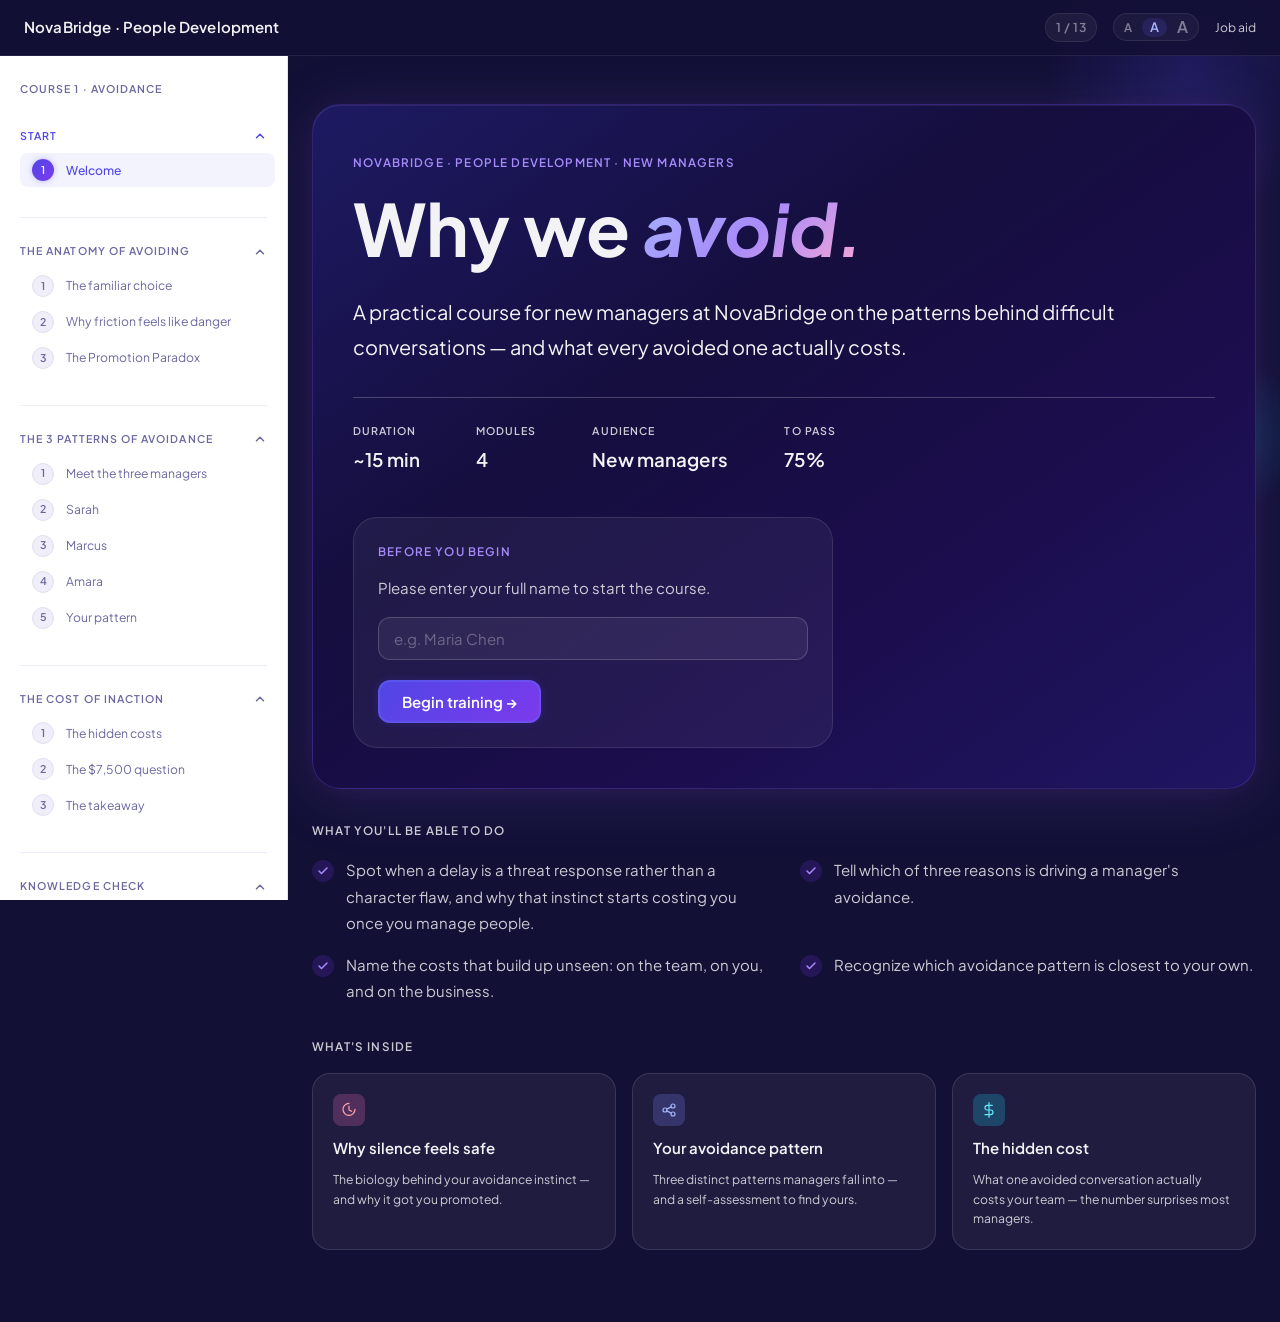
<file: index.html>
<!DOCTYPE html>
<html lang="en">
<head>
  <meta charset="UTF-8">
  <meta name="viewport" content="width=device-width, initial-scale=1.0">
  <title>Why we avoid — NovaBridge</title>
  <link rel="stylesheet" href="tokens.css">
  <style>

    /* ─────────────────────────────────────────
       APP SHELL — sidebar + content
       Matches stage1 layout exactly.
    ───────────────────────────────────────── */

    .app-shell {
      display: flex;
      min-height: calc(100vh - var(--nav-height));
      position: relative;
      z-index: 1;
    }

    /* ─────────────────────────────────────────
       SIDEBAR — white background
    ───────────────────────────────────────── */

    .sidebar {
      width: 288px;
      flex-shrink: 0;
      background: #ffffff;
      border-right: 1px solid #e5e3f0;
      position: sticky;
      top: var(--nav-height);
      height: calc(100vh - var(--nav-height));
      overflow-y: auto;
      padding: var(--space-6) 0 var(--space-10);
    }

    .sidebar-section {
      padding: 0 var(--space-5) var(--space-4);
      font-size: var(--text-2xs);
      font-weight: var(--weight-semi);
      letter-spacing: 0.10em;
      text-transform: uppercase;
      color: #6b67a0;
    }

    .sidebar-divider {
      height: 1px;
      background: #eeecf8;
      margin: var(--space-3) var(--space-5);
    }

    /* Module heading — caps label */
    .sidebar-module-heading {
      padding: var(--space-3) var(--space-5) var(--space-2);
      font-size: var(--text-2xs);
      font-weight: var(--weight-semi);
      letter-spacing: 0.10em;
      text-transform: uppercase;
      color: #6b67a0;
      cursor: pointer;
    }

    .sidebar-module-heading:hover {
      color: #6b67a0;
    }

    .sidebar-module-heading--active {
      color: var(--indigo-600);
    }

    /* Collapsible module toggle */
    .sidebar-module-toggle {
      display: flex;
      align-items: center;
      justify-content: space-between;
      padding: var(--space-3) var(--space-5) var(--space-2);
      font-size: var(--text-2xs);
      font-weight: var(--weight-semi);
      letter-spacing: 0.10em;
      text-transform: uppercase;
      color: #6b67a0;
      cursor: pointer;
      user-select: none;
    }

    .sidebar-module-toggle:hover { color: #6b67a0; }
    .sidebar-module-toggle--active { color: var(--indigo-600); }

    .sidebar-chevron {
      transition: transform 0.25s ease;
      flex-shrink: 0;
    }

    .sidebar-module-toggle--open .sidebar-chevron { transform: rotate(180deg); }

    .sidebar-collapsible {
      max-height: 0;
      overflow: hidden;
      padding: 0 var(--space-3) 0 var(--space-5);
      transition: max-height 0.3s ease, padding 0.3s ease;
    }

    .sidebar-collapsible--open {
      max-height: 500px;
      padding: 0 var(--space-3) var(--space-4) var(--space-5);
    }


    /* Screen items inside a module */
    .sidebar-screens {
      /* padding controlled by .sidebar-collapsible */
    }

    .sidebar-item {
      display: flex;
      align-items: center;
      gap: var(--space-3);
      padding: 6px var(--space-3);
      border-radius: var(--radius-sm);
      font-size: var(--text-xs);
      color: #6b67a0;
      margin-bottom: 2px;
      cursor: pointer;
      transition: background var(--transition-fast), color var(--transition-fast);
      user-select: none;
    }

    .sidebar-item--active {
      color: var(--indigo-600);
      background: rgba(99,102,241,0.08);
      font-weight: var(--weight-medium);
    }

    .sidebar-step-num {
      width: 22px;
      height: 22px;
      border-radius: 50%;
      display: flex;
      align-items: center;
      justify-content: center;
      font-size: var(--text-2xs);
      font-weight: var(--weight-semi);
      flex-shrink: 0;
      background: #f0eef8;
      color: #6b67a0;
      border: 1px solid #e2e0f0;
    }

    /* ─────────────────────────────────────────
       CONTENT AREA — fills right of sidebar
    ───────────────────────────────────────── */

    .content-area {
      flex: 1;
      min-width: 0;
      display: flex;
      justify-content: center;
      padding: var(--space-12) var(--space-6) var(--space-12);
    }

    .hero-container {
      max-width: 1075px;
      width: 100%;
    }

    /* ─────────────────────────────────────────
       ORG BREADCRUMB
    ───────────────────────────────────────── */

    .hero-org {
      font-size: var(--text-xxs);
      font-weight: var(--weight-semi);
      letter-spacing: 0.10em;
      text-transform: uppercase;
      color: var(--violet-400);
      margin-bottom: var(--space-2);
    }

    /* ─────────────────────────────────────────
       HERO TITLE
       "Why we avoid." — ONE unified size.
       "avoid." is italic + ombre gradient.
       No size split between "Why we" and "avoid."
    ───────────────────────────────────────── */

    .hero-title {
      font-size: clamp(44px, 8vw, 72px);
      font-weight: 700;
      line-height: var(--leading-tight);
      color: var(--text-primary);
      margin-bottom: var(--space-5);
    }

    .hero-em {
      font-style: italic;
      /* Ombre: indigo → violet → pink */
      background: linear-gradient(
        135deg,
        var(--indigo-300)  0%,
        var(--violet-400) 50%,
        var(--pink-300)  100%
      );
      -webkit-background-clip: text;
      -webkit-text-fill-color: transparent;
      background-clip: text;
    }

    /* ─────────────────────────────────────────
       SUBTITLE — one sentence
    ───────────────────────────────────────── */

    .hero-subtitle {
      font-size: var(--text-md);
      color: var(--text-primary);
      line-height: var(--leading-base);
      max-width: 100%;
      margin-bottom: var(--space-8);
    }

    /* ─────────────────────────────────────────
       STAT GRID — label over value
    ───────────────────────────────────────── */

    .stat-grid {
      display: flex;
      gap: 56px;
      flex-wrap: wrap;
      margin-bottom: var(--space-10);
    }

    .stat-cell-label {
      font-size: var(--text-2xs);
      font-weight: var(--weight-semi);
      letter-spacing: 0.10em;
      text-transform: uppercase;
      color: var(--text-secondary);
      margin-bottom: var(--space-1);
    }

    .stat-cell-value {
      font-size: var(--text-base);
      font-weight: var(--weight-semi);
      color: var(--text-primary);
    }

    /* ─────────────────────────────────────────
       PREVIEW CARDS — teaser before commit
    ───────────────────────────────────────── */

    .preview-label {
      font-size: var(--text-xxs);
      font-weight: var(--weight-semi);
      letter-spacing: 0.10em;
      text-transform: uppercase;
      color: var(--text-secondary);
      margin-bottom: var(--space-4);
      margin-top: var(--space-8);
    }

    .preview-grid {
      display: grid;
      grid-template-columns: repeat(3, 1fr);
      gap: var(--space-4);
      margin-bottom: var(--space-6);
    }

    .preview-card {
      background: rgba(255,255,255,0.05);
      border: 1px solid var(--border-default);
      border-radius: var(--radius-lg);
      padding: var(--space-5);
      display: flex;
      flex-direction: column;
      gap: var(--space-3);
    }

    .preview-card-icon {
      width: 32px;
      height: 32px;
      border-radius: var(--radius-sm);
      display: flex;
      align-items: center;
      justify-content: center;
      flex-shrink: 0;
    }

    .preview-card-icon--indigo { background: rgba(129,140,248,0.24); }
    .preview-card-icon--rose   { background: rgba(244,114,182,0.24); }
    .preview-card-icon--cyan   { background: rgba(34,211,238,0.24); }

    .preview-card-title {
      font-size: var(--text-sm);
      font-weight: var(--weight-semi);
      color: var(--text-primary);
      line-height: 1.35;
    }

    .preview-card-desc {
      font-size: var(--text-xs);
      color: var(--text-secondary);
      line-height: 1.6;
    }

    /* ─────────────────────────────────────────
       OUTCOMES — what you'll be able to do
    ───────────────────────────────────────── */

    .outcome-list {
      list-style: none;
      margin: 0 0 var(--space-6);
      padding: 0;
      display: grid;
      grid-template-columns: 1fr 1fr;
      gap: var(--space-4) var(--space-8);
    }

    .outcome-item {
      display: flex;
      align-items: flex-start;
      gap: var(--space-3);
      font-size: var(--text-sm);
      line-height: var(--leading-base);
      color: var(--text-secondary);
    }

    .outcome-check {
      flex-shrink: 0;
      width: 22px;
      height: 22px;
      margin-top: 3px;
      border-radius: 50%;
      background: rgba(124,58,237,0.18);
      color: var(--violet-400);
      display: flex;
      align-items: center;
      justify-content: center;
    }

    @media (max-width: 600px) {
      .preview-grid  { grid-template-columns: 1fr; }
      .stat-grid     { gap: var(--space-6); }
      .outcome-list  { grid-template-columns: 1fr; }
    }

    /* ─────────────────────────────────────────
       DIVIDER
    ───────────────────────────────────────── */

    .hero-divider {
      height: 1px;
      background: rgba(255, 255, 255, 0.22);
      margin-bottom: var(--space-6);
    }

    /* ─────────────────────────────────────────
       BEFORE YOU BEGIN
    ───────────────────────────────────────── */

    .begin-label {
      font-size: var(--text-xxs);
      font-weight: var(--weight-semi);
      letter-spacing: 0.10em;
      text-transform: uppercase;
      color: var(--violet-400);
      margin-bottom: var(--space-3);
    }

    .begin-desc {
      font-size: var(--text-sm);
      color: var(--text-secondary);
      margin-bottom: var(--space-4);
    }

    /* White frame — name input card */
    .begin-frame {
      background: #ffffff;
      border-radius: var(--radius-xl);
      padding: var(--space-5) var(--space-6);
      margin-bottom: var(--space-5);
      width: 100%;
    }

    .begin-frame label {
      display: block;
      font-size: var(--text-sm);
      font-weight: var(--weight-semi);
      color: #1a1745;
      margin-bottom: var(--space-3);
    }

    .begin-input {
      width: 100%;
      max-width: 100%;
      padding: 11px 15px;
      border: 1.5px solid rgba(255,255,255,0.18);
      border-radius: var(--radius-md);
      font-family: var(--font);
      font-size: var(--text-sm);
      color: var(--text-primary);
      background: rgba(255,255,255,0.06);
      outline: none;
      transition: border-color var(--transition-fast), box-shadow var(--transition-fast);
    }

    .begin-input::placeholder { color: rgba(255,255,255,0.30); }

    .begin-input:focus {
      border-color: var(--violet-500);
      background: rgba(255,255,255,0.10);
      box-shadow: 0 0 0 3px rgba(139,92,246,0.15);
    }

    .begin-save-note {
      display: block;
      font-size: var(--text-xxs);
      color: #9996b8;
      margin-top: var(--space-2);
    }

    /* ─────────────────────────────────────────
       BEGIN SECTION OUTER FRAME
    ───────────────────────────────────────── */

    .begin-section-frame {
      background: rgba(255, 255, 255, 0.05);
      border: 1px solid rgba(255, 255, 255, 0.10);
      border-radius: var(--radius-xl);
      padding: var(--space-6);
      max-width: 480px;
    }

    /* ─────────────────────────────────────────
       BEGIN ACTION
    ───────────────────────────────────────── */

    .begin-action {
      display: flex;
      align-items: center;
      gap: var(--space-5);
    }

    .begin-progress-note {
      font-size: var(--text-xs);
      color: var(--text-secondary);
    }

    /* ─────────────────────────────────────────
       HERO FRAME — gradient card
    ───────────────────────────────────────── */

    .hero-frame {
      background: linear-gradient(
        145deg,
        #1d1a62 0%,
        #150e3e 38%,
        #1b0d4c 65%,
        #1f1562 100%
      );
      border: 1px solid rgba(139, 92, 246, 0.24);
      border-radius: 28px;
      padding: var(--space-12) var(--space-10) var(--space-10);
      margin-bottom: var(--space-8);
      box-shadow:
        inset 0 1px 0 rgba(255, 255, 255, 0.07),
        0 8px 64px rgba(99, 102, 241, 0.16),
        0 4px 28px rgba(236, 72, 153, 0.08);
    }

    @media (max-width: 480px) {
      .hero-frame {
        padding: var(--space-6) var(--space-5);
        border-radius: var(--radius-xl);
      }
    }

    /* ─────────────────────────────────────────
       FADE-UP
    ───────────────────────────────────────── */

    .fade-up {
      opacity: 0;
      transform: translateY(12px);
      transition: opacity 0.5s ease, transform 0.5s ease;
    }
    .fade-up.visible { opacity: 1; transform: translateY(0); }

    /* ─────────────────────────────────────────
       RESPONSIVE
    ───────────────────────────────────────── */

    @media (max-width: 768px) {
      .sidebar      { display: none; }
      .content-area { padding: var(--space-8) var(--space-4); }
    }

    @media (max-width: 480px) {
      .begin-frame  { padding: var(--space-5); }
      .begin-action { flex-direction: column; align-items: flex-start; gap: var(--space-3); }
    }

  </style>
</head>
<body>

  <div class="bg-orbs">
    <div class="orb orb-1"></div>
    <div class="orb orb-2"></div>
    <div class="orb orb-3"></div>
  </div>

  <!-- ── Navigation ── -->
  <nav class="nav">
    <span class="nav-brand">NovaBridge &middot; People Development</span>
    <div style="display:flex;align-items:center;gap:var(--space-4);">
      <span class="nav-counter">1 / 13</span>
      <div class="text-toggle">
        <button class="text-toggle-btn text-toggle-btn--sm" data-size="text-sm">A</button>
        <button class="text-toggle-btn text-toggle-btn--md" data-size="text-md">A</button>
        <button class="text-toggle-btn text-toggle-btn--lg" data-size="text-lg">A</button>
      </div>
      <a href="job-aid.html" class="nav-link">Job aid</a>
    </div>
  </nav>

  <div class="app-shell">

    <!-- ═══════════════════════════════════════
         SIDEBAR
    ═══════════════════════════════════════ -->
    <aside class="sidebar">
      <div class="sidebar-section">Course 1 &middot; Avoidance</div>

      <!-- START — Welcome (active on this page) -->
      <div class="sidebar-module-toggle sidebar-module-toggle--active sidebar-module-toggle--open" onclick="toggleSidebarSection(this)">
        <span>Start</span>
        <svg class="sidebar-chevron" aria-hidden="true" viewBox="0 0 24 24" width="14" height="14" fill="none" stroke="currentColor" stroke-width="2.5" stroke-linecap="round" stroke-linejoin="round"><path d="M6 9l6 6 6-6"/></svg>
      </div>
      <div class="sidebar-screens sidebar-collapsible sidebar-collapsible--open">
        <div class="sidebar-item sidebar-item--active">
          <div class="sidebar-step-num" style="background:var(--grad-primary);color:#fff;border-color:transparent;box-shadow:0 0 6px rgba(99,102,241,0.4);">1</div>
          Welcome
        </div>
      </div>

      <div class="sidebar-divider"></div>

      <!-- Module 1 — ANATOMY -->
      <div class="sidebar-module-toggle sidebar-module-toggle--open" id="sheading-1" onclick="toggleSidebarSection(this)">
        <span>The Anatomy of Avoiding</span>
        <svg class="sidebar-chevron" aria-hidden="true" viewBox="0 0 24 24" width="14" height="14" fill="none" stroke="currentColor" stroke-width="2.5" stroke-linecap="round" stroke-linejoin="round"><path d="M6 9l6 6 6-6"/></svg>
      </div>
      <div class="sidebar-screens sidebar-collapsible sidebar-collapsible--open">
        <div class="sidebar-item" onclick="window.location.href='stage1.html'">
          <div class="sidebar-step-num">1</div>
          The familiar choice
        </div>
        <div class="sidebar-item" onclick="window.location.href='stage1.html'">
          <div class="sidebar-step-num">2</div>
          Why friction feels like danger
        </div>
        <div class="sidebar-item" onclick="window.location.href='stage1.html'">
          <div class="sidebar-step-num">3</div>
          The Promotion Paradox
        </div>
      </div>

      <div class="sidebar-divider"></div>

      <!-- Module 2 — PATTERNS -->
      <div class="sidebar-module-toggle sidebar-module-toggle--open" id="sheading-2" onclick="toggleSidebarSection(this)">
        <span>The 3 Patterns of Avoidance</span>
        <svg class="sidebar-chevron" aria-hidden="true" viewBox="0 0 24 24" width="14" height="14" fill="none" stroke="currentColor" stroke-width="2.5" stroke-linecap="round" stroke-linejoin="round"><path d="M6 9l6 6 6-6"/></svg>
      </div>
      <div class="sidebar-screens sidebar-collapsible sidebar-collapsible--open">
        <div class="sidebar-item" onclick="window.location.href='stage2.html'">
          <div class="sidebar-step-num">1</div>
          Meet the three managers
        </div>
        <div class="sidebar-item" onclick="window.location.href='stage2.html'">
          <div class="sidebar-step-num">2</div>
          Sarah
        </div>
        <div class="sidebar-item" onclick="window.location.href='stage2.html'">
          <div class="sidebar-step-num">3</div>
          Marcus
        </div>
        <div class="sidebar-item" onclick="window.location.href='stage2.html'">
          <div class="sidebar-step-num">4</div>
          Amara
        </div>
        <div class="sidebar-item" onclick="window.location.href='stage2.html'">
          <div class="sidebar-step-num">5</div>
          Your pattern
        </div>
      </div>

      <div class="sidebar-divider"></div>

      <!-- Module 3 — COST -->
      <div class="sidebar-module-toggle sidebar-module-toggle--open" id="sheading-3" onclick="toggleSidebarSection(this)">
        <span>The Cost of Inaction</span>
        <svg class="sidebar-chevron" aria-hidden="true" viewBox="0 0 24 24" width="14" height="14" fill="none" stroke="currentColor" stroke-width="2.5" stroke-linecap="round" stroke-linejoin="round"><path d="M6 9l6 6 6-6"/></svg>
      </div>
      <div class="sidebar-screens sidebar-collapsible sidebar-collapsible--open">
        <div class="sidebar-item" onclick="window.location.href='stage3.html'">
          <div class="sidebar-step-num">1</div>
          The hidden costs
        </div>
        <div class="sidebar-item" onclick="window.location.href='stage3.html#1'">
          <div class="sidebar-step-num">2</div>
          The $7,500 question
        </div>
        <div class="sidebar-item" onclick="window.location.href='stage3.html#2'">
          <div class="sidebar-step-num">3</div>
          The takeaway
        </div>
      </div>

      <div class="sidebar-divider"></div>

      <!-- Module 4 — KNOWLEDGE CHECK -->
      <div class="sidebar-module-toggle sidebar-module-toggle--open" id="sheading-4" onclick="toggleSidebarSection(this)">
        <span>Knowledge Check</span>
        <svg class="sidebar-chevron" aria-hidden="true" viewBox="0 0 24 24" width="14" height="14" fill="none" stroke="currentColor" stroke-width="2.5" stroke-linecap="round" stroke-linejoin="round"><path d="M6 9l6 6 6-6"/></svg>
      </div>
      <div class="sidebar-screens sidebar-collapsible sidebar-collapsible--open">
        <div class="sidebar-item" onclick="window.location.href='stage4.html'">
          <div class="sidebar-step-num">1</div>
          Check your understanding
        </div>
      </div>
      <div class="sidebar-divider"></div>

      <!-- FINISH -->
      <div class="sidebar-module-toggle sidebar-module-toggle--open" onclick="toggleSidebarSection(this)">
        <span>Finish</span>
        <svg class="sidebar-chevron" aria-hidden="true" viewBox="0 0 24 24" width="14" height="14" fill="none" stroke="currentColor" stroke-width="2.5" stroke-linecap="round" stroke-linejoin="round"><path d="M6 9l6 6 6-6"/></svg>
      </div>
      <div class="sidebar-screens sidebar-collapsible sidebar-collapsible--open">
        <div class="sidebar-item" onclick="window.location.href='complete.html'">
          <div class="sidebar-step-num">1</div>
          Wrap-up
        </div>
      </div>
    </aside>

    <!-- ═══════════════════════════════════════
         MAIN CONTENT
    ═══════════════════════════════════════ -->
    <main class="content-area">
      <div class="hero-container">

        <div class="hero-frame">

          <!-- Org breadcrumb -->
          <div class="hero-org fade-up">
            NovaBridge &middot; People Development &middot; New managers
          </div>

          <!-- Title — unified size, "avoid." italic ombre -->
          <h1 class="hero-title fade-up">
            Why we <em class="hero-em">avoid.</em>
          </h1>

          <!-- One subtitle sentence -->
          <p class="hero-subtitle fade-up">
            A practical course for new managers at NovaBridge on the patterns behind difficult conversations — and what every avoided one actually costs.
          </p>

          <!-- Divider — separates intro copy from spec stats -->
          <div class="hero-divider fade-up"></div>

          <!-- Stat grid -->
          <div class="stat-grid fade-up">
            <div class="stat-cell">
              <div class="stat-cell-label">Duration</div>
              <div class="stat-cell-value">~15 min</div>
            </div>
            <div class="stat-cell">
              <div class="stat-cell-label">Modules</div>
              <div class="stat-cell-value">4</div>
            </div>
            <div class="stat-cell">
              <div class="stat-cell-label">Audience</div>
              <div class="stat-cell-value">New managers</div>
            </div>
            <div class="stat-cell">
              <div class="stat-cell-label">To pass</div>
              <div class="stat-cell-value">75%</div>
            </div>
          </div>

          <!-- Before you begin -->
          <div class="fade-up begin-section-frame">
            <div class="begin-label">Before you begin</div>
            <p class="begin-desc">Please enter your full name to start the course.</p>

            <input
              type="text"
              id="learner-name"
              class="begin-input"
              placeholder="e.g. Maria Chen"
              autocomplete="name"
              style="margin-bottom: var(--space-5);"
            >

            <div class="begin-action">
              <button class="btn btn--primary" id="begin-btn">
                Begin training &rarr;
                <span class="btn-pulse-ring"></span>
              </button>
            </div>
          </div>

        </div><!-- /.hero-frame -->

        <!-- Outcomes — the four learning objectives, in learner language -->
        <div class="fade-up">
          <div class="preview-label">What you'll be able to do</div>
          <ul class="outcome-list">
            <li class="outcome-item">
              <span class="outcome-check"><svg width="12" height="12" viewBox="0 0 24 24" fill="none" stroke="currentColor" stroke-width="3" stroke-linecap="round" stroke-linejoin="round" aria-hidden="true"><polyline points="20 6 9 17 4 12"/></svg></span>
              Spot when a delay is a threat response rather than a character flaw, and why that instinct starts costing you once you manage people.
            </li>
            <li class="outcome-item">
              <span class="outcome-check"><svg width="12" height="12" viewBox="0 0 24 24" fill="none" stroke="currentColor" stroke-width="3" stroke-linecap="round" stroke-linejoin="round" aria-hidden="true"><polyline points="20 6 9 17 4 12"/></svg></span>
              Tell which of three reasons is driving a manager's avoidance.
            </li>
            <li class="outcome-item">
              <span class="outcome-check"><svg width="12" height="12" viewBox="0 0 24 24" fill="none" stroke="currentColor" stroke-width="3" stroke-linecap="round" stroke-linejoin="round" aria-hidden="true"><polyline points="20 6 9 17 4 12"/></svg></span>
              Name the costs that build up unseen: on the team, on you, and on the business.
            </li>
            <li class="outcome-item">
              <span class="outcome-check"><svg width="12" height="12" viewBox="0 0 24 24" fill="none" stroke="currentColor" stroke-width="3" stroke-linecap="round" stroke-linejoin="round" aria-hidden="true"><polyline points="20 6 9 17 4 12"/></svg></span>
              Recognize which avoidance pattern is closest to your own.
            </li>
          </ul>
        </div>

        <!-- Preview cards — what's inside -->
        <div class="fade-up">
          <div class="preview-label">What's inside</div>
          <div class="preview-grid">

            <div class="preview-card">
              <div class="preview-card-icon preview-card-icon--rose">
                <svg aria-hidden="true" width="16" height="16" viewBox="0 0 24 24" fill="none" stroke="#fda4af" stroke-width="1.8" stroke-linecap="round" stroke-linejoin="round">
                  <path d="M12 2a9 9 0 1 0 9 9"/><path d="M12 6v6l4 2"/>
                </svg>
              </div>
              <div class="preview-card-title">Why silence feels safe</div>
              <div class="preview-card-desc">The biology behind your avoidance instinct — and why it got you promoted.</div>
            </div>

            <div class="preview-card">
              <div class="preview-card-icon preview-card-icon--indigo">
                <svg aria-hidden="true" width="16" height="16" viewBox="0 0 24 24" fill="none" stroke="#a5b4fc" stroke-width="1.8" stroke-linecap="round" stroke-linejoin="round">
                  <circle cx="6" cy="12" r="3"/><circle cx="18" cy="6" r="3"/><circle cx="18" cy="18" r="3"/><line x1="8.7" y1="10.7" x2="15.3" y2="7.3"/><line x1="8.7" y1="13.3" x2="15.3" y2="16.7"/>
                </svg>
              </div>
              <div class="preview-card-title">Your avoidance pattern</div>
              <div class="preview-card-desc">Three distinct patterns managers fall into — and a self-assessment to find yours.</div>
            </div>

            <div class="preview-card">
              <div class="preview-card-icon preview-card-icon--cyan">
                <svg aria-hidden="true" width="16" height="16" viewBox="0 0 24 24" fill="none" stroke="#67e8f9" stroke-width="1.8" stroke-linecap="round" stroke-linejoin="round">
                  <line x1="12" y1="1" x2="12" y2="23"/><path d="M17 5H9.5a3.5 3.5 0 0 0 0 7h5a3.5 3.5 0 0 1 0 7H6"/>
                </svg>
              </div>
              <div class="preview-card-title">The hidden cost</div>
              <div class="preview-card-desc">What one avoided conversation actually costs your team — the number surprises most managers.</div>
            </div>

          </div>
        </div>

      </div>
    </main>
  </div><!-- /.app-shell -->

  <script src="a11y.js"></script>
  <script src="text-size.js"></script>
  <script>

    // ── Sidebar collapsible toggle ──────────────────────────────────
    function toggleSidebarSection(toggle) {
      const screens = toggle.nextElementSibling;
      if (!screens || !screens.classList.contains('sidebar-collapsible')) return;
      screens.classList.toggle('sidebar-collapsible--open');
      toggle.classList.toggle('sidebar-module-toggle--open');
    }
    // ── Staggered fade-in ──────────────────────────────────────
    document.addEventListener('DOMContentLoaded', () => {
      document.querySelectorAll('.fade-up').forEach((el, i) => {
        setTimeout(() => el.classList.add('visible'), 120 + i * 120);
      });
    });

    // ── Name input — save and navigate ────────────────────────
    const nameInput = document.getElementById('learner-name');
    const beginBtn  = document.getElementById('begin-btn');

    // Restore saved name if returning to this page
    const savedName = localStorage.getItem('nb_learner_name');
    if (savedName) nameInput.value = savedName;

    // ── Begin training — always clickable ─────────────────────
    beginBtn.addEventListener('click', () => {
      const name = nameInput.value.trim();
      if (name) localStorage.setItem('nb_learner_name', name);
      window.location.href = 'stage1.html';
    });

    // Allow Enter key to submit
    nameInput.addEventListener('keydown', e => {
      if (e.key === 'Enter') beginBtn.click();
    });

    // ── Sidebar — mark completed modules ──────────────────
    (function () {
      try {
        const data = JSON.parse(localStorage.getItem('nb-tracker'));
        if (!data || !data.highestStage) return;
        const highest = data.highestStage;
        for (let stage = 1; stage <= highest && stage <= 4; stage++) {
          const heading = document.getElementById('sheading-' + stage);
          if (heading) heading.style.color = 'var(--indigo-600)';
        }
      } catch (e) {}
    })();
  </script>

</body>
</html>
</file>
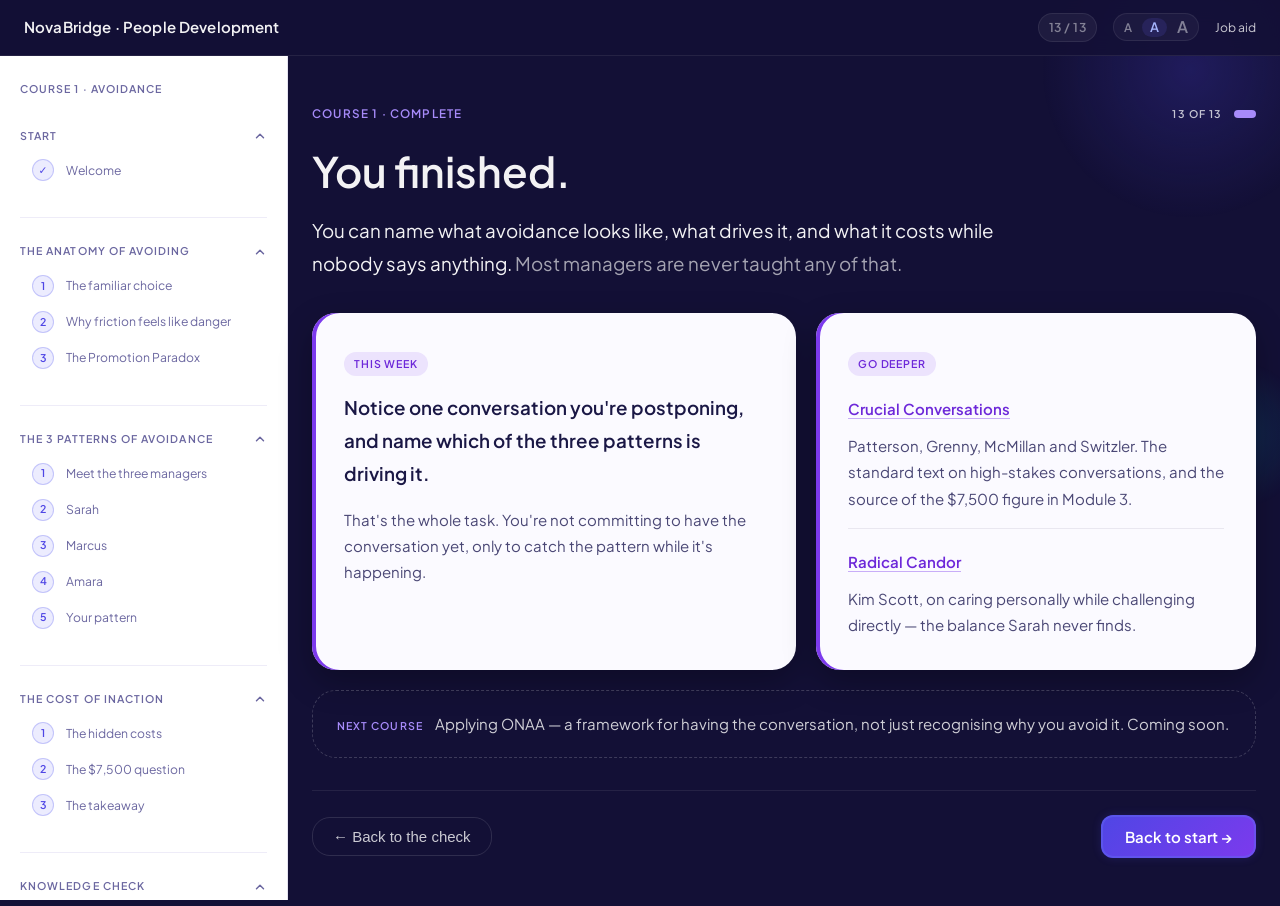
<file: complete.html>
<!DOCTYPE html>
<html lang="en">
<head>
  <meta charset="UTF-8">
  <meta name="viewport" content="width=device-width, initial-scale=1.0">
  <title>Course complete · NovaBridge</title>
  <link rel="stylesheet" href="tokens.css">
  <link href="https://fonts.googleapis.com/css2?family=Caveat:wght@500;700&display=swap" rel="stylesheet">
  <style>

    /* ─────────────────────────────────────────
       APP SHELL
    ───────────────────────────────────────── */
    .app-shell {
      display: flex;
      min-height: calc(100vh - var(--nav-height));
      position: relative;
      z-index: 1;
    }

    /* ─────────────────────────────────────────
       SIDEBAR
    ───────────────────────────────────────── */
    .sidebar {
      width: 288px;
      flex-shrink: 0;
      background: #ffffff;
      border-right: 1px solid #e5e3f0;
      position: sticky;
      top: var(--nav-height);
      height: calc(100vh - var(--nav-height));
      overflow-y: auto;
      padding: var(--space-6) 0 var(--space-10);
    }

    .sidebar-section {
      padding: 0 var(--space-5) var(--space-4);
      font-size: var(--text-2xs);
      font-weight: var(--weight-semi);
      letter-spacing: 0.10em;
      text-transform: uppercase;
      color: #6b67a0;
    }

    .sidebar-divider {
      height: 1px;
      background: #eeecf8;
      margin: var(--space-3) var(--space-5);
    }

    /* Module heading — caps label */
    .sidebar-module-heading {
      padding: var(--space-3) var(--space-5) var(--space-2);
      font-size: var(--text-2xs);
      font-weight: var(--weight-semi);
      letter-spacing: 0.10em;
      text-transform: uppercase;
      color: #6b67a0;
      cursor: pointer;
    }

    .sidebar-module-heading:hover {
      color: #6b67a0;
    }

    .sidebar-module-heading--active {
      color: var(--indigo-600);
    }

    /* Collapsible module toggle (same as stage2.html) */
    .sidebar-module-toggle {
      display: flex;
      align-items: center;
      justify-content: space-between;
      padding: var(--space-3) var(--space-5) var(--space-2);
      font-size: var(--text-2xs);
      font-weight: var(--weight-semi);
      letter-spacing: 0.10em;
      text-transform: uppercase;
      color: #6b67a0;
      cursor: pointer;
      user-select: none;
    }

    .sidebar-module-toggle:hover { color: #6b67a0; }
    .sidebar-module-toggle--active { color: var(--indigo-600); }

    .sidebar-chevron {
      transition: transform 0.25s ease;
      flex-shrink: 0;
    }

    .sidebar-module-toggle--open .sidebar-chevron { transform: rotate(180deg); }

    .sidebar-collapsible {
      max-height: 0;
      overflow: hidden;
      padding: 0 var(--space-3) 0 var(--space-5);
      transition: max-height 0.3s ease, padding 0.3s ease;
    }

    .sidebar-collapsible--open {
      max-height: 500px;
      padding: 0 var(--space-3) var(--space-4) var(--space-5);
    }

    .sidebar-item {
      display: flex;
      align-items: center;
      gap: var(--space-3);
      padding: 6px var(--space-3);
      border-radius: var(--radius-sm);
      font-size: var(--text-xs);
      color: #6b67a0;
      margin-bottom: 2px;
      cursor: pointer;
      transition: background var(--transition-fast), color var(--transition-fast);
      user-select: none;
    }

    .sidebar-item:hover {
      background: #f4f2fc;
      color: #3d3a6e;
    }

    .sidebar-item--done {
      color: #6b67a0;
    }

    .sidebar-item--done:hover {
      background: #f4f2fc;
      color: #3d3a6e;
    }

    .sidebar-item--active {
      color: var(--indigo-600);
      background: rgba(99,102,241,0.08);
      font-weight: var(--weight-medium);
    }

    /* Screen number / check circle */
    .sidebar-step-num {
      width: 22px;
      height: 22px;
      border-radius: 50%;
      display: flex;
      align-items: center;
      justify-content: center;
      font-size: var(--text-2xs);
      font-weight: var(--weight-semi);
      flex-shrink: 0;
      background: #f0eef8;
      color: #6b67a0;
      border: 1px solid #e2e0f0;
      transition: background var(--transition-fast), color var(--transition-fast), border-color var(--transition-fast);
    }

    .sidebar-item--active .sidebar-step-num {
      background: var(--grad-primary);
      color: #fff;
      border-color: transparent;
      box-shadow: 0 0 6px rgba(99,102,241,0.4);
    }

    .sidebar-item--done .sidebar-step-num {
      background: rgba(99,102,241,0.12);
      color: var(--indigo-600);
      border-color: rgba(99,102,241,0.30);
    }

    /* ─────────────────────────────────────────
       CONTENT AREA
    ───────────────────────────────────────── */
    .content-area {
      flex: 1;
      min-width: 0;
      display: flex;
      justify-content: center;
      padding: var(--space-12) var(--space-6) var(--space-12);
    }

    .screen { display: none; max-width: 1075px; width: 100%; }
    .screen.active { display: block; }

    /* ─────────────────────────────────────────
       BREADCRUMB
    ───────────────────────────────────────── */
    .breadcrumb {
      font-size: var(--text-xxs);
      font-weight: var(--weight-semi);
      letter-spacing: 0.10em;
      text-transform: uppercase;
      color: var(--violet-400);
      margin-bottom: var(--space-5);
    }

    /* ─────────────────────────────────────────
       HEADINGS
    ───────────────────────────────────────── */
    .screen-title {
      font-size: clamp(28px, 4vw, 42px);
      font-weight: var(--weight-semi);
      line-height: var(--leading-tight);
      color: var(--text-primary);
      margin-bottom: var(--space-4);
    }

    .screen-subtitle {
      font-size: var(--text-base);
      color: var(--text-secondary);
      line-height: var(--leading-base);
      max-width: 62ch;
      margin-bottom: var(--space-10);
    }

    /* ─────────────────────────────────────────
       MODULE 3 — same card system as Module 2.
       One neutral violet palette: these costs
       belong to every manager, not one character.
    ───────────────────────────────────────── */
    .cost-screen {
      --accent:      #a78bfa;
      --accent-soft: rgba(124,58,237,0.12);
      --accent-line: rgba(124,58,237,0.40);
      --accent-ink:  #6d28d9;
      --accent-wash: #f7f5ff;
      --accent-tint: #fbfaff;
      --accent-bar:  #7c3aed;
    }

    /* Meta row — breadcrumb left, step counter right */
    .ps-meta {
      display: flex;
      align-items: center;
      justify-content: space-between;
      flex-wrap: wrap;
      gap: var(--space-3);
      margin-bottom: var(--space-5);
    }

    .ps-meta .breadcrumb { margin-bottom: 0; }

    .ps-step {
      display: inline-flex;
      align-items: center;
      gap: var(--space-3);
      font-size: var(--text-2xs);
      font-weight: var(--weight-semi);
      letter-spacing: 0.10em;
      text-transform: uppercase;
      color: rgba(255,255,255,0.75);
    }

    .ps-dots { display: inline-flex; gap: 6px; }

    .ps-dots i {
      width: 8px;
      height: 8px;
      border-radius: var(--radius-pill);
      background: rgba(255,255,255,0.18);
    }

    .ps-dots i.is-active { width: 22px; background: var(--accent); }

    .cs-card {
      border-radius: var(--radius-xl);
      padding: var(--space-8);
      background: var(--accent-tint);
      box-shadow: inset 4px 0 0 var(--accent-bar), 0 12px 32px rgba(0,0,0,0.28);
    }

    /* ── Final screen ─────────────────────── */
    /* Section label — lost when the Module 3 CSS was stripped out */
    .ps-eyebrow {
      align-self: flex-start;
      display: inline-flex;
      align-items: center;
      gap: var(--space-2);
      margin-bottom: var(--space-4);
      padding: 3px 10px;
      border-radius: var(--radius-pill);
      background: var(--accent-soft);
      color: var(--accent-ink);
      font-size: var(--text-2xs);
      font-weight: var(--weight-semi);
      letter-spacing: 0.08em;
      text-transform: uppercase;
    }

    .cs-lead {
      max-width: 52ch;
      margin-bottom: var(--space-8);
      color: var(--text-primary);
    }

    .cs-lead span { color: rgba(255,255,255,0.62); }

    .fin-grid {
      display: grid;
      grid-template-columns: 1.1fr 1fr;
      gap: var(--space-5);
      margin-bottom: var(--space-5);
    }

    .fin-action-text {
      margin-bottom: var(--space-4);
      font-size: var(--text-base);
      font-weight: var(--weight-semi);
      line-height: var(--leading-base);
      color: #1a1745;
    }

    .fin-note {
      font-size: var(--text-sm);
      line-height: var(--leading-base);
      color: #4a4775;
    }

    .fin-links { list-style: none; margin: 0; padding: 0; }

    .fin-links li + li {
      margin-top: var(--space-4);
      padding-top: var(--space-4);
      border-top: 1px solid rgba(26,23,69,0.08);
    }

    .fin-links a {
      font-size: var(--text-sm);
      font-weight: var(--weight-semi);
      color: var(--accent-ink);
      text-decoration: none;
      border-bottom: 1px solid var(--accent-line);
    }

    .fin-links a:hover { border-bottom-color: var(--accent-bar); }

    .fin-links p {
      margin-top: var(--space-2);
      font-size: var(--text-sm);
      line-height: var(--leading-base);
      color: #4a4775;
    }

    .fin-next {
      display: flex;
      align-items: baseline;
      flex-wrap: wrap;
      gap: var(--space-3);
      padding: var(--space-5) var(--space-6);
      border: 1px dashed rgba(255,255,255,0.18);
      border-radius: var(--radius-xl);
      font-size: var(--text-sm);
      color: rgba(255,255,255,0.8);
    }

    .fin-next-label {
      font-size: var(--text-2xs);
      font-weight: var(--weight-semi);
      letter-spacing: 0.10em;
      text-transform: uppercase;
      color: var(--accent);
    }

    @media (max-width: 768px) {
      .fin-grid { grid-template-columns: 1fr; }
      .cs-card { padding: var(--space-6); }
    }

    /* ─────────────────────────────────────────
       BOTTOM NAV
    ───────────────────────────────────────── */
    .bottom-nav {
      display: flex;
      align-items: center;
      justify-content: space-between;
      margin-top: var(--space-8);
      padding-top: var(--space-6);
      border-top: 1px solid var(--border-subtle);
    }

    .bottom-nav-left { display: flex; align-items: center; gap: var(--space-4); }

    .btn-ghost {
      padding: 10px 20px;
      border-radius: var(--radius-lg);
      border: 1px solid var(--border-default);
      background: transparent;
      color: var(--text-secondary);
      font-size: var(--text-sm);
      cursor: pointer;
      transition: border-color 0.15s, color 0.15s;
    }

    .btn-ghost:hover { border-color: var(--indigo-400); color: var(--text-primary); }

    /* ─────────────────────────────────────────
       FADE UP
    ───────────────────────────────────────── */
    .fade-up {
      opacity: 0;
      transform: translateY(12px);
      transition: opacity 0.5s ease, transform 0.5s ease;
    }

    .fade-up.visible { opacity: 1; transform: translateY(0); }

    /* ─────────────────────────────────────────
       RESPONSIVE
    ───────────────────────────────────────── */
    @media (max-width: 768px) {
      .sidebar { display: none; }
      .content-area { padding: var(--space-8) var(--space-4); }
    }

  </style>
</head>
<body>

  <div class="bg-orbs">
    <div class="orb orb-1"></div>
    <div class="orb orb-2"></div>
    <div class="orb orb-3"></div>
  </div>

  <!-- ── Navigation ── -->
  <nav class="nav">
    <span class="nav-brand">NovaBridge &middot; People Development</span>
    <div style="display:flex;align-items:center;gap:var(--space-4);">
      <span class="nav-counter" id="nav-counter">13 / 13</span>
      <div class="text-toggle">
        <button class="text-toggle-btn text-toggle-btn--sm" data-size="text-sm">A</button>
        <button class="text-toggle-btn text-toggle-btn--md" data-size="text-md">A</button>
        <button class="text-toggle-btn text-toggle-btn--lg" data-size="text-lg">A</button>
      </div>
      <a href="job-aid.html" class="nav-link">Job aid</a>
    </div>
  </nav>

  <div class="app-shell">

    <!-- ═══════════════════════════════════════
         SIDEBAR
    ═══════════════════════════════════════ -->
    <aside class="sidebar">
      <div class="sidebar-section">Course 1 &middot; Avoidance</div>

      <!-- START — Welcome -->
      <div class="sidebar-module-toggle sidebar-module-toggle--open" onclick="toggleSidebarSection(this)">
        <span>Start</span>
        <svg class="sidebar-chevron" aria-hidden="true" viewBox="0 0 24 24" width="14" height="14" fill="none" stroke="currentColor" stroke-width="2.5" stroke-linecap="round" stroke-linejoin="round"><path d="M6 9l6 6 6-6"/></svg>
      </div>
      <div class="sidebar-screens sidebar-collapsible sidebar-collapsible--open">
        <div class="sidebar-item sidebar-item--done" onclick="window.location.href='index.html'">
          <div class="sidebar-step-num">✓</div>
          Welcome
        </div>
      </div>

      <div class="sidebar-divider"></div>

      <!-- Module 1 — ANATOMY -->
      <div class="sidebar-module-toggle sidebar-module-toggle--open" onclick="toggleSidebarSection(this)">
        <span>The Anatomy of Avoiding</span>
        <svg class="sidebar-chevron" aria-hidden="true" viewBox="0 0 24 24" width="14" height="14" fill="none" stroke="currentColor" stroke-width="2.5" stroke-linecap="round" stroke-linejoin="round"><path d="M6 9l6 6 6-6"/></svg>
      </div>
      <div class="sidebar-screens sidebar-collapsible sidebar-collapsible--open">
        <div class="sidebar-item sidebar-item--done" onclick="window.location.href='stage1.html'">
          <div class="sidebar-step-num">1</div>
          The familiar choice
        </div>
        <div class="sidebar-item sidebar-item--done" onclick="window.location.href='stage1.html'">
          <div class="sidebar-step-num">2</div>
          Why friction feels like danger
        </div>
        <div class="sidebar-item sidebar-item--done" onclick="window.location.href='stage1.html'">
          <div class="sidebar-step-num">3</div>
          The Promotion Paradox
        </div>
      </div>

      <div class="sidebar-divider"></div>

      <!-- Module 2 — PATTERNS -->
      <div class="sidebar-module-toggle sidebar-module-toggle--open" onclick="toggleSidebarSection(this)">
        <span>The 3 Patterns of Avoidance</span>
        <svg class="sidebar-chevron" aria-hidden="true" viewBox="0 0 24 24" width="14" height="14" fill="none" stroke="currentColor" stroke-width="2.5" stroke-linecap="round" stroke-linejoin="round"><path d="M6 9l6 6 6-6"/></svg>
      </div>
      <div class="sidebar-screens sidebar-collapsible sidebar-collapsible--open">
        <div class="sidebar-item sidebar-item--done" onclick="window.location.href='stage2.html'">
          <div class="sidebar-step-num">1</div>
          Meet the three managers
        </div>
        <div class="sidebar-item sidebar-item--done" onclick="window.location.href='stage2.html'">
          <div class="sidebar-step-num">2</div>
          Sarah
        </div>
        <div class="sidebar-item sidebar-item--done" onclick="window.location.href='stage2.html'">
          <div class="sidebar-step-num">3</div>
          Marcus
        </div>
        <div class="sidebar-item sidebar-item--done" onclick="window.location.href='stage2.html'">
          <div class="sidebar-step-num">4</div>
          Amara
        </div>
        <div class="sidebar-item sidebar-item--done" onclick="window.location.href='stage2.html'">
          <div class="sidebar-step-num">5</div>
          Your pattern
        </div>
      </div>

      <div class="sidebar-divider"></div>

      <!-- Module 3 — COST (active) -->
      <div class="sidebar-module-toggle sidebar-module-toggle--open" onclick="toggleSidebarSection(this)">
        <span>The Cost of Inaction</span>
        <svg class="sidebar-chevron" aria-hidden="true" viewBox="0 0 24 24" width="14" height="14" fill="none" stroke="currentColor" stroke-width="2.5" stroke-linecap="round" stroke-linejoin="round"><path d="M6 9l6 6 6-6"/></svg>
      </div>
      <div class="sidebar-screens sidebar-collapsible sidebar-collapsible--open">
        <div class="sidebar-item sidebar-item--done" onclick="window.location.href='stage3.html'">
          <div class="sidebar-step-num">1</div>
          The hidden costs
        </div>
        <div class="sidebar-item sidebar-item--done" onclick="window.location.href='stage3.html#1'">
          <div class="sidebar-step-num">2</div>
          The $7,500 question
        </div>
        <div class="sidebar-item sidebar-item--done" onclick="window.location.href='stage3.html#2'">
          <div class="sidebar-step-num">3</div>
          The takeaway
        </div>
      </div>

      <div class="sidebar-divider"></div>

      <!-- Module 4 — KNOWLEDGE CHECK -->
      <div class="sidebar-module-toggle sidebar-module-toggle--open" onclick="toggleSidebarSection(this)">
        <span>Knowledge Check</span>
        <svg class="sidebar-chevron" aria-hidden="true" viewBox="0 0 24 24" width="14" height="14" fill="none" stroke="currentColor" stroke-width="2.5" stroke-linecap="round" stroke-linejoin="round"><path d="M6 9l6 6 6-6"/></svg>
      </div>
      <div class="sidebar-screens sidebar-collapsible sidebar-collapsible--open">
        <div class="sidebar-item" onclick="window.location.href='stage4.html'">
          <div class="sidebar-step-num">1</div>
          Check your understanding
        </div>
      </div>

      <div class="sidebar-divider"></div>

      <!-- FINISH -->
      <div class="sidebar-module-toggle sidebar-module-toggle--open" onclick="toggleSidebarSection(this)">
        <span>Finish</span>
        <svg class="sidebar-chevron" aria-hidden="true" viewBox="0 0 24 24" width="14" height="14" fill="none" stroke="currentColor" stroke-width="2.5" stroke-linecap="round" stroke-linejoin="round"><path d="M6 9l6 6 6-6"/></svg>
      </div>
      <div class="sidebar-screens sidebar-collapsible sidebar-collapsible--open">
        <div class="sidebar-item" onclick="window.location.href='complete.html'">
          <div class="sidebar-step-num">1</div>
          Wrap-up
        </div>
      </div>
    </aside>

    <!-- ═══════════════════════════════════════
         MAIN CONTENT
    ═══════════════════════════════════════ -->
    <main class="content-area">

      <!-- ══════════════════════════════════
           Course complete (13/13)
      ══════════════════════════════════ -->
      <div class="screen cost-screen active" id="screen-0">

        <div class="ps-meta fade-up">
          <div class="breadcrumb">COURSE 1 &middot; COMPLETE</div>
          <div class="ps-step">
            13 of 13
            <span class="ps-dots" aria-hidden="true"><i class="is-active"></i></span>
          </div>
        </div>

        <h1 class="screen-title fade-up">You finished.</h1>

        <p class="screen-subtitle cs-lead fade-up">
          You can name what avoidance looks like, what drives it, and what it costs while nobody says anything. <span>Most managers are never taught any of that.</span>
        </p>

        <div class="fin-grid fade-up">

          <div class="cs-card">
            <div class="ps-eyebrow">This week</div>
            <p class="fin-action-text">Notice one conversation you're postponing, and name which of the three patterns is driving it.</p>
            <p class="fin-note">That's the whole task. You're not committing to have the conversation yet, only to catch the pattern while it's happening.</p>
          </div>

          <div class="cs-card">
            <div class="ps-eyebrow">Go deeper</div>
            <ul class="fin-links">
              <li>
                <a href="https://cruciallearning.com/" target="_blank" rel="noopener">Crucial Conversations</a>
                <p>Patterson, Grenny, McMillan and Switzler. The standard text on high-stakes conversations, and the source of the $7,500 figure in Module 3.</p>
              </li>
              <li>
                <a href="https://www.radicalcandor.com/" target="_blank" rel="noopener">Radical Candor</a>
                <p>Kim Scott, on caring personally while challenging directly — the balance Sarah never finds.</p>
              </li>
            </ul>
          </div>

        </div>

        <div class="fin-next fade-up">
          <span class="fin-next-label">Next course</span>
          <span>Applying ONAA — a framework for having the conversation, not just recognising why you avoid it. Coming soon.</span>
        </div>

        <div class="bottom-nav fade-up">
          <div class="bottom-nav-left">
            <button class="btn-ghost" onclick="window.location.href='stage4.html'">← Back to the check</button>
          </div>
          <button class="btn btn--primary" onclick="window.location.href='index.html'">
            Back to start →
            <span class="btn-pulse-ring"></span>
          </button>
        </div>

      </div>

    </main>
  </div><!-- /.app-shell -->

  <script src="a11y.js"></script>
  <script src="text-size.js"></script>
  <script>
    function toggleSidebarSection(toggle) {
      const screens = toggle.nextElementSibling;
      if (!screens || !screens.classList.contains('sidebar-collapsible')) return;
      screens.classList.toggle('sidebar-collapsible--open');
      toggle.classList.toggle('sidebar-module-toggle--open');
    }

    document.addEventListener('DOMContentLoaded', () => {
      document.querySelectorAll('.fade-up').forEach((el, i) => {
        setTimeout(() => el.classList.add('visible'), 120 + i * 120);
      });
    });
  </script>

</body>
</html>
</file>
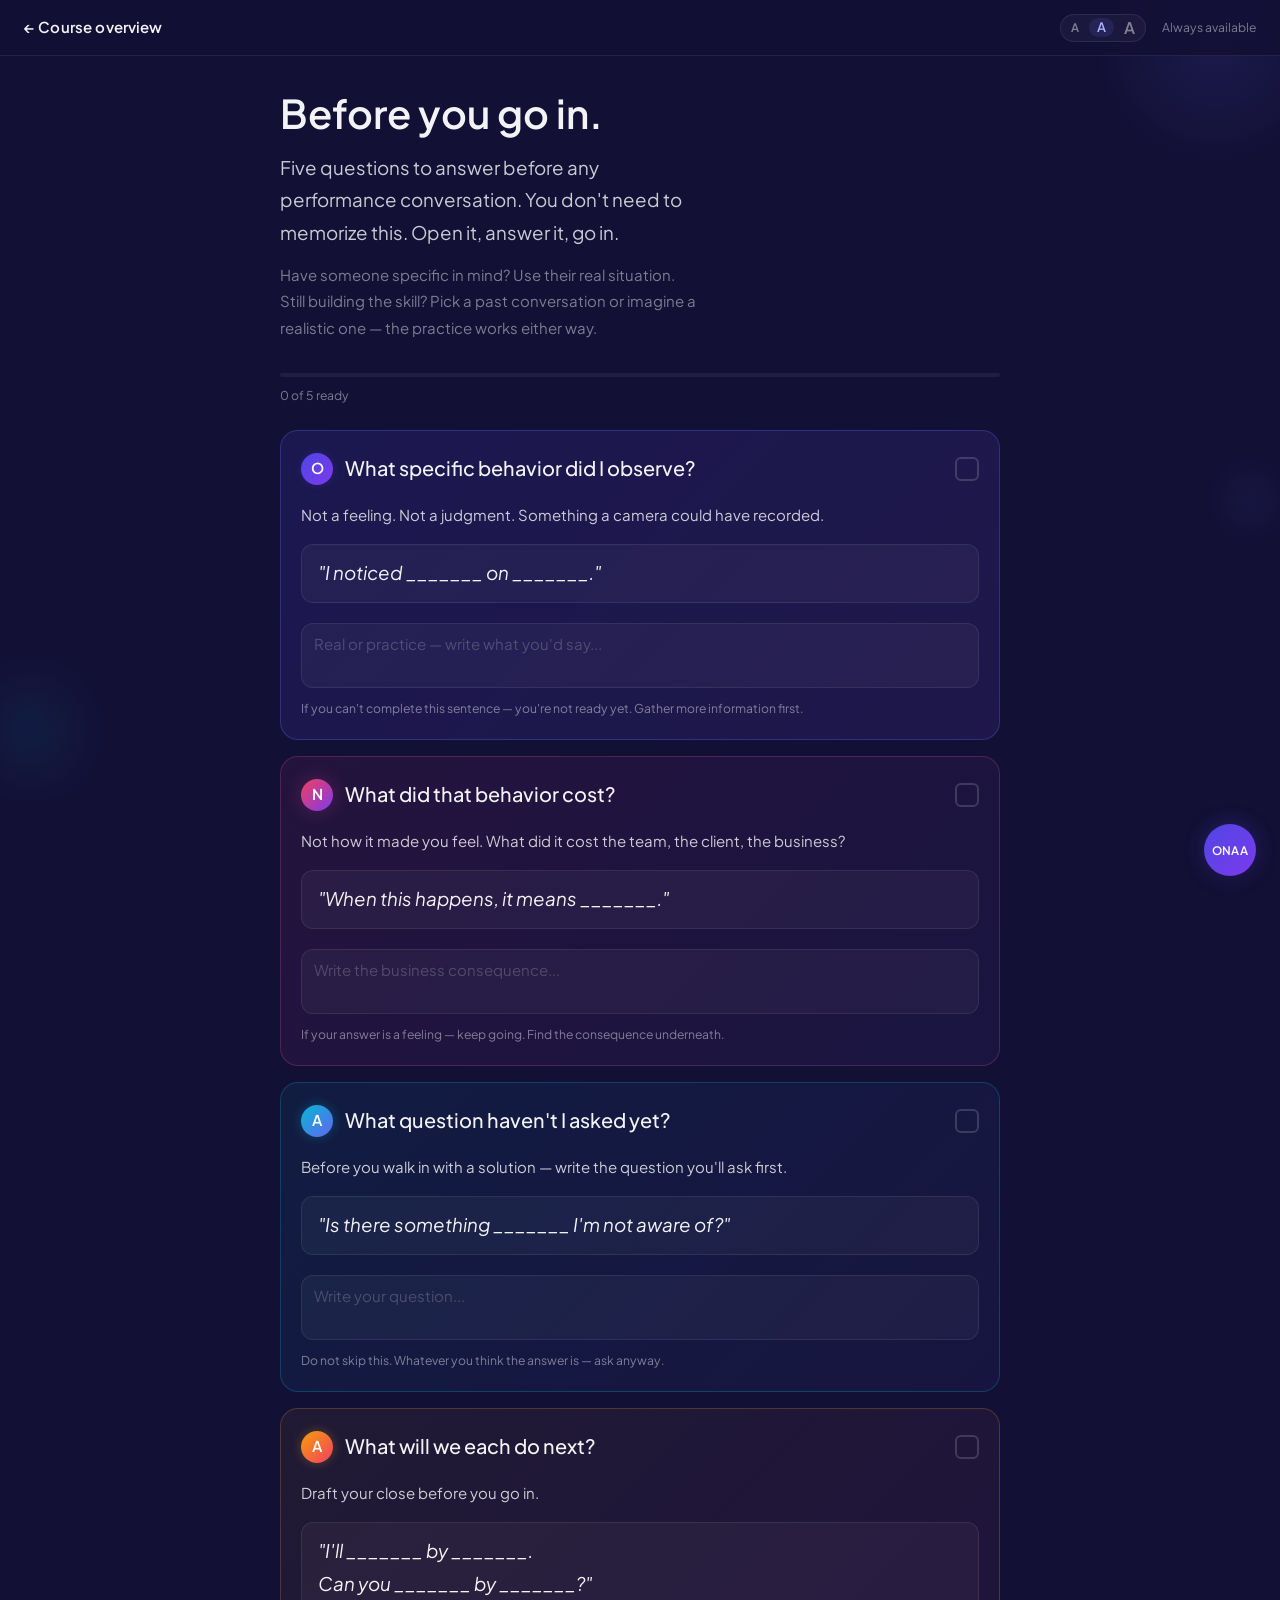
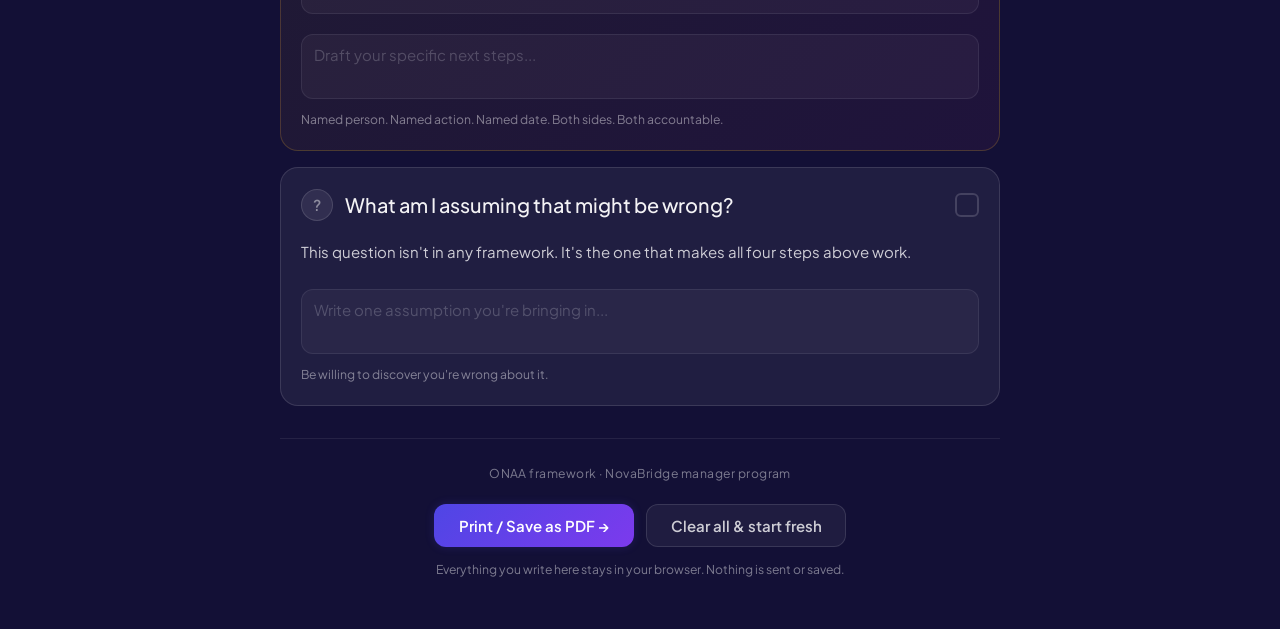
<file: job-aid.html>
<!DOCTYPE html>
<html lang="en">
<head>
  <meta charset="UTF-8">
  <meta name="viewport" content="width=device-width, initial-scale=1.0">
  <title>Job Aid — Pre-conversation checklist · NovaBridge</title>
  <link rel="stylesheet" href="tokens.css">
  <style>
    .stage-page { position: relative; z-index: 1; padding: var(--space-8) var(--space-4); }
    .stage-container { max-width: var(--max-width-course); margin: 0 auto; width: 100%; }

    /* ── Header ── */
    .aid-header {
      margin-bottom: var(--space-8);
    }
    .aid-title {
      font-size: clamp(26px, 6vw, var(--text-3xl));
      font-weight: var(--weight-semi);
      color: var(--text-primary);
      line-height: var(--leading-tight);
      margin-bottom: var(--space-3);
    }
    .aid-subtitle {
      font-size: var(--text-base);
      color: var(--text-secondary);
      line-height: var(--leading-base);
      max-width: 420px;
    }

    /* ── Checklist cards ── */
    .aid-cards {
      display: flex;
      flex-direction: column;
      gap: var(--space-4);
      margin-bottom: var(--space-8);
    }

    .aid-card {
      border-radius: var(--radius-lg);
      padding: var(--space-5);
      position: relative;
      overflow: hidden;
    }

    .aid-card--o {
      background: var(--grad-surface);
      border: 1px solid var(--border-indigo);
    }
    .aid-card--n {
      background: linear-gradient(135deg, rgba(236,72,153,0.08), rgba(139,92,246,0.06));
      border: 1px solid var(--border-pink);
    }
    .aid-card--a1 {
      background: linear-gradient(135deg, rgba(6,182,212,0.08), rgba(99,102,241,0.06));
      border: 1px solid var(--border-cyan);
    }
    .aid-card--a2 {
      background: linear-gradient(135deg, rgba(251,191,36,0.06), rgba(236,72,153,0.06));
      border: 1px solid rgba(251,191,36,0.2);
    }
    .aid-card--meta {
      background: var(--bg-glass);
      border: 1px solid var(--border-default);
    }

    .aid-card-header {
      display: flex;
      align-items: center;
      gap: var(--space-3);
      margin-bottom: var(--space-4);
    }

    .aid-number {
      width: 32px; height: 32px;
      border-radius: var(--radius-pill);
      display: flex; align-items: center; justify-content: center;
      font-size: var(--text-sm); font-weight: var(--weight-semi);
      color: #fff; flex-shrink: 0;
    }
    .aid-number--o { background: var(--grad-primary); box-shadow: var(--glow-sm); }
    .aid-number--n { background: linear-gradient(135deg, var(--rose-500), var(--violet-600)); box-shadow: var(--glow-pink); }
    .aid-number--a1 { background: linear-gradient(135deg, var(--cyan-500), var(--indigo-500)); box-shadow: var(--glow-cyan); }
    .aid-number--a2 { background: linear-gradient(135deg, var(--gold-500), var(--rose-500)); box-shadow: 0 0 12px rgba(251,191,36,0.25); }
    .aid-number--meta {
      background: rgba(255,255,255,0.08);
      border: 1px solid var(--border-default);
      color: var(--text-tertiary);
    }

    .aid-card-title {
      font-size: var(--text-md);
      font-weight: var(--weight-medium);
      color: var(--text-primary);
    }

    .aid-card-body {
      font-size: var(--text-sm);
      color: var(--text-secondary);
      line-height: var(--leading-base);
      margin-bottom: var(--space-4);
    }

    .aid-template {
      background: rgba(255,255,255,0.04);
      border: 1px solid var(--border-subtle);
      border-radius: var(--radius-md);
      padding: var(--space-3) var(--space-4);
      margin-bottom: var(--space-3);
    }
    .aid-template-text {
      font-size: var(--text-base);
      color: var(--text-primary);
      font-style: italic;
      line-height: var(--leading-base);
    }

    .aid-note {
      font-size: var(--text-xs);
      color: var(--text-tertiary);
      line-height: var(--leading-base);
    }

    /* ── Fillable input inside cards ── */
    .aid-input {
      width: 100%;
      padding: 9px 12px;
      background: rgba(255,255,255,0.04);
      border: 1px solid var(--border-subtle);
      border-radius: var(--radius-md);
      font-family: var(--font);
      font-size: var(--text-sm);
      color: var(--text-primary);
      margin-top: var(--space-2);
      transition: border-color var(--transition-fast);
    }
    .aid-input::placeholder { color: var(--text-hint); }
    .aid-input:focus { outline: none; border-color: var(--indigo-400); }
    textarea.aid-input { resize: none; min-height: 56px; line-height: 1.5; }

    /* ── Checkable cards ── */

    .aid-card-header {
      cursor: pointer;
      user-select: none;
    }

    .aid-check {
      width: 24px; height: 24px; flex-shrink: 0;
      border: 2px solid var(--border-medium);
      border-radius: 6px;
      display: flex; align-items: center; justify-content: center;
      transition: all var(--transition-base);
      margin-left: auto;
    }

    .aid-check svg {
      width: 14px; height: 14px;
      stroke: transparent;
      stroke-width: 2.5;
      stroke-linecap: round;
      stroke-linejoin: round;
      fill: none;
      transition: stroke var(--transition-base);
    }

    .aid-card.checked .aid-check {
      border-color: var(--indigo-400);
      background: rgba(99,102,241,0.15);
    }

    .aid-card.checked .aid-check svg {
      stroke: var(--indigo-300);
    }

    .aid-card.checked .aid-card-title {
      text-decoration: line-through;
      text-decoration-color: var(--text-tertiary);
      color: var(--text-tertiary);
      transition: all var(--transition-base);
    }

    .aid-card.checked .aid-card-body,
    .aid-card.checked .aid-note {
      opacity: 0.5;
      transition: opacity var(--transition-base);
    }

    /* Progress bar */
    .aid-progress {
      margin-bottom: var(--space-6);
    }

    .aid-progress-bar {
      height: 4px;
      background: rgba(255,255,255,0.06);
      border-radius: var(--radius-pill);
      overflow: hidden;
      margin-bottom: var(--space-2);
    }

    .aid-progress-fill {
      height: 100%;
      background: var(--grad-primary);
      border-radius: var(--radius-pill);
      transition: width 0.5s cubic-bezier(0.4,0,0.2,1);
      width: 0%;
    }

    .aid-progress-text {
      display: flex;
      justify-content: space-between;
      align-items: center;
    }

    .aid-progress-count {
      font-size: var(--text-xs);
      color: var(--text-tertiary);
    }

    .aid-progress-ready {
      font-size: var(--text-xs);
      font-weight: var(--weight-semi);
      color: var(--indigo-300);
      opacity: 0;
      transition: opacity var(--transition-base);
    }

    .aid-progress-ready.show {
      opacity: 1;
    }

    .btn-reset {
      background: none; border: none;
      font-family: var(--font);
      font-size: var(--text-xs);
      color: var(--text-hint);
      cursor: pointer;
      padding: 0;
      transition: color var(--transition-fast);
    }
    .btn-reset:hover { color: var(--text-tertiary); }

    /* ── Footer ── */
    .aid-footer {
      text-align: center;
      padding: var(--space-6) 0 var(--space-4);
      border-top: 1px solid var(--border-subtle);
    }
    .aid-footer-label {
      font-size: var(--text-xs);
      color: var(--text-tertiary);
      letter-spacing: 0.04em;
      margin-bottom: var(--space-5);
    }
    .aid-footer .btn { min-width: 200px; }
    .aid-private-note {
      font-size: var(--text-xs);
      color: var(--text-tertiary);
      margin-top: var(--space-3);
    }

    /* ── Fade ── */
    .fade-up {
      opacity: 0; transform: translateY(12px);
      transition: opacity 0.6s ease, transform 0.6s ease;
    }
    .fade-up.visible { opacity: 1; transform: translateY(0); }

    /* ── Print styles ── */
    @media print {
      body { background: #fff; color: #111; }
      .nav, .bg-orbs, .btn, .aid-private-note { display: none !important; }
      .aid-card { border-color: #ddd; break-inside: avoid; }
      .aid-number { print-color-adjust: exact; -webkit-print-color-adjust: exact; }
      .aid-input { border-color: #ccc; }
      .aid-title, .aid-card-title, .aid-template-text { color: #111; }
      .aid-card-body, .aid-subtitle, .aid-note { color: #555; }
      .fade-up { opacity: 1; transform: none; }
    }

    @media (max-width: 480px) {
      .stage-page { padding: var(--space-5) var(--space-4); }
    }
  </style>
</head>
<body>

  <div class="bg-orbs" data-stage="aid">
    <div class="orb orb-1"></div><div class="orb orb-2"></div><div class="orb orb-3"></div>
  </div>

  <nav class="nav">
    <a href="index.html" class="nav-brand nav-link" style="font-size:var(--text-sm);font-weight:var(--weight-semi);color:var(--text-primary);text-decoration:none;">&larr; Course overview</a>
    <div style="display:flex;align-items:center;gap:var(--space-4);">
      <div class="text-toggle">
        <button class="text-toggle-btn text-toggle-btn--sm" data-size="text-sm">A</button>
        <button class="text-toggle-btn text-toggle-btn--md" data-size="text-md">A</button>
        <button class="text-toggle-btn text-toggle-btn--lg" data-size="text-lg">A</button>
      </div>
      <span style="font-size:var(--text-xs);color:var(--text-tertiary);">Always available</span>
    </div>
  </nav>

  <main class="stage-page">
    <div class="stage-container">

      <!-- Header -->
      <div class="aid-header fade-up">
        <h1 class="aid-title">Before you go in.</h1>
        <p class="aid-subtitle">Five questions to answer before any performance conversation. You don't need to memorize this. Open it, answer it, go in.</p>
        <p class="aid-subtitle" style="margin-top:var(--space-3);color:var(--text-tertiary);font-size:var(--text-sm);">Have someone specific in mind? Use their real situation. Still building the skill? Pick a past conversation or imagine a realistic one — the practice works either way.</p>
      </div>

      <!-- Progress -->
      <div class="aid-progress fade-up">
        <div class="aid-progress-bar"><div class="aid-progress-fill" id="progress-fill"></div></div>
        <div class="aid-progress-text">
          <span class="aid-progress-count"><span id="progress-count">0</span> of 5 ready</span>
          <span class="aid-progress-ready" id="progress-ready">You're ready. Go in.</span>
        </div>
      </div>

      <!-- Cards -->
      <div class="aid-cards">

        <!-- 1 — Observe -->
        <div class="aid-card aid-card--o fade-up" data-card="1">
          <div class="aid-card-header">
            <div class="aid-number aid-number--o">O</div>
            <div class="aid-card-title">What specific behavior did I observe?</div>
            <div class="aid-check"><svg viewBox="0 0 24 24"><polyline points="20 6 9 17 4 12"/></svg></div>
          </div>
          <p class="aid-card-body">Not a feeling. Not a judgment. Something a camera could have recorded.</p>
          <div class="aid-template">
            <div class="aid-template-text">"I noticed _______ on _______."</div>
          </div>
          <textarea class="aid-input" placeholder="Real or practice — write what you'd say..."></textarea>
          <p class="aid-note">If you can't complete this sentence &mdash; you're not ready yet. Gather more information first.</p>
        </div>

        <!-- 2 — Name the impact -->
        <div class="aid-card aid-card--n fade-up" data-card="2">
          <div class="aid-card-header">
            <div class="aid-number aid-number--n">N</div>
            <div class="aid-card-title">What did that behavior cost?</div>
            <div class="aid-check"><svg viewBox="0 0 24 24"><polyline points="20 6 9 17 4 12"/></svg></div>
          </div>
          <p class="aid-card-body">Not how it made you feel. What did it cost the team, the client, the business?</p>
          <div class="aid-template">
            <div class="aid-template-text">"When this happens, it means _______."</div>
          </div>
          <textarea class="aid-input" placeholder="Write the business consequence..."></textarea>
          <p class="aid-note">If your answer is a feeling &mdash; keep going. Find the consequence underneath.</p>
        </div>

        <!-- 3 — Ask first -->
        <div class="aid-card aid-card--a1 fade-up" data-card="3">
          <div class="aid-card-header">
            <div class="aid-number aid-number--a1">A</div>
            <div class="aid-card-title">What question haven't I asked yet?</div>
            <div class="aid-check"><svg viewBox="0 0 24 24"><polyline points="20 6 9 17 4 12"/></svg></div>
          </div>
          <p class="aid-card-body">Before you walk in with a solution &mdash; write the question you'll ask first.</p>
          <div class="aid-template">
            <div class="aid-template-text">"Is there something _______ I'm not aware of?"</div>
          </div>
          <textarea class="aid-input" placeholder="Write your question..."></textarea>
          <p class="aid-note">Do not skip this. Whatever you think the answer is &mdash; ask anyway.</p>
        </div>

        <!-- 4 — Agree on next steps -->
        <div class="aid-card aid-card--a2 fade-up" data-card="4">
          <div class="aid-card-header">
            <div class="aid-number aid-number--a2">A</div>
            <div class="aid-card-title">What will we each do next?</div>
            <div class="aid-check"><svg viewBox="0 0 24 24"><polyline points="20 6 9 17 4 12"/></svg></div>
          </div>
          <p class="aid-card-body">Draft your close before you go in.</p>
          <div class="aid-template">
            <div class="aid-template-text">"I'll _______ by _______.<br>Can you _______ by _______?"</div>
          </div>
          <textarea class="aid-input" placeholder="Draft your specific next steps..."></textarea>
          <p class="aid-note">Named person. Named action. Named date. Both sides. Both accountable.</p>
        </div>

        <!-- 5 — Meta question -->
        <div class="aid-card aid-card--meta fade-up" data-card="5">
          <div class="aid-card-header">
            <div class="aid-number aid-number--meta">?</div>
            <div class="aid-card-title">What am I assuming that might be wrong?</div>
            <div class="aid-check"><svg viewBox="0 0 24 24"><polyline points="20 6 9 17 4 12"/></svg></div>
          </div>
          <p class="aid-card-body">This question isn't in any framework. It's the one that makes all four steps above work.</p>
          <textarea class="aid-input" placeholder="Write one assumption you're bringing in..."></textarea>
          <p class="aid-note">Be willing to discover you're wrong about it.</p>
        </div>

      </div>

      <!-- Footer -->
      <div class="aid-footer fade-up">
        <div class="aid-footer-label">ONAA framework &middot; NovaBridge manager program</div>
        <div style="display:flex;justify-content:center;gap:var(--space-3);flex-wrap:wrap;">
          <button class="btn btn--primary" id="btn-print">Print / Save as PDF &rarr;</button>
          <button class="btn btn--ghost" id="btn-reset">Clear all &amp; start fresh</button>
        </div>
        <p class="aid-private-note">Everything you write here stays in your browser. Nothing is sent or saved.</p>
      </div>

    </div>
  </main>

  <script src="text-size.js"></script>
  <script src="onaa-ref.js"></script>
  <script>
    // Staggered reveal
    document.addEventListener('DOMContentLoaded', () => {
      document.querySelectorAll('.fade-up').forEach((el, i) => {
        setTimeout(() => el.classList.add('visible'), 150 + i * 120);
      });
      loadState();
    });

    // ── Checklist logic ──

    const cards = document.querySelectorAll('.aid-card[data-card]');
    const total = cards.length;

    function updateProgress() {
      const checked = document.querySelectorAll('.aid-card.checked').length;
      document.getElementById('progress-count').textContent = checked;
      document.getElementById('progress-fill').style.width = (checked / total * 100) + '%';

      const ready = document.getElementById('progress-ready');
      if (checked === total) {
        ready.classList.add('show');
      } else {
        ready.classList.remove('show');
      }

      saveState();
    }

    // Click header to toggle check
    cards.forEach(card => {
      const header = card.querySelector('.aid-card-header');
      header.addEventListener('click', (e) => {
        // Don't toggle when clicking inside the textarea
        if (e.target.closest('.aid-input')) return;
        card.classList.toggle('checked');
        updateProgress();
      });
    });

    // ── Persist state to localStorage ──

    function saveState() {
      const state = {};
      cards.forEach(card => {
        const id = card.dataset.card;
        const textarea = card.querySelector('.aid-input');
        state[id] = {
          checked: card.classList.contains('checked'),
          text: textarea ? textarea.value : ''
        };
      });
      localStorage.setItem('nb-jobaid', JSON.stringify(state));
    }

    function loadState() {
      try {
        const state = JSON.parse(localStorage.getItem('nb-jobaid'));
        if (!state) return;
        cards.forEach(card => {
          const id = card.dataset.card;
          if (state[id]) {
            if (state[id].checked) card.classList.add('checked');
            const textarea = card.querySelector('.aid-input');
            if (textarea && state[id].text) textarea.value = state[id].text;
          }
        });
        updateProgress();
      } catch (e) {}
    }

    // Save text on input
    document.querySelectorAll('.aid-input').forEach(input => {
      input.addEventListener('input', saveState);
    });

    // ── Reset ──

    document.getElementById('btn-reset').addEventListener('click', () => {
      cards.forEach(card => {
        card.classList.remove('checked');
        const textarea = card.querySelector('.aid-input');
        if (textarea) textarea.value = '';
      });
      localStorage.removeItem('nb-jobaid');
      updateProgress();
    });

    // ── Print ──

    document.getElementById('btn-print').addEventListener('click', () => {
      window.print();
    });
  </script>

</body>
</html>
</file>
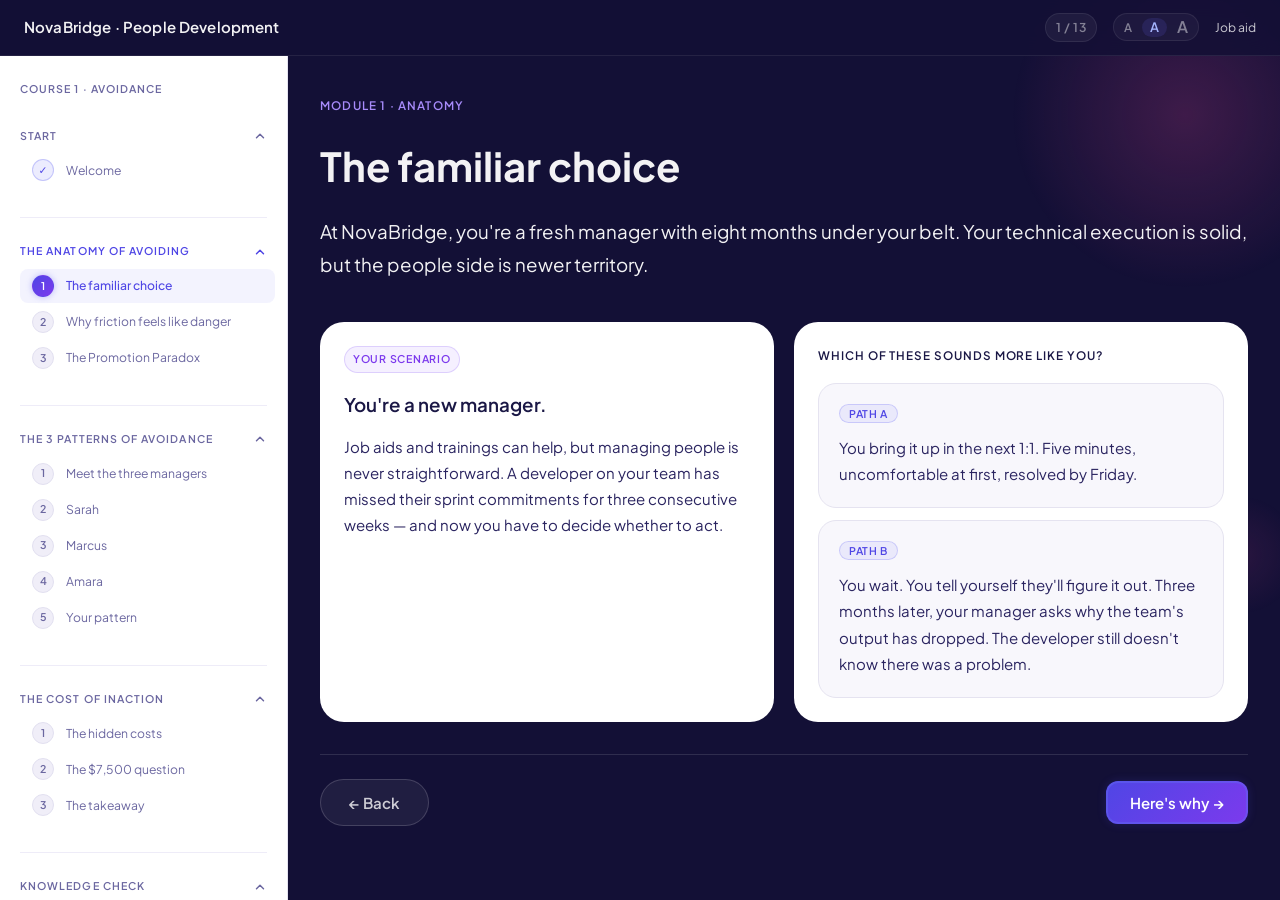
<file: stage1.html>
<!DOCTYPE html>
<html lang="en">
<head>
  <meta charset="UTF-8">
  <meta name="viewport" content="width=device-width, initial-scale=1.0">
  <title>Module 1 — Anatomy · NovaBridge</title>
  <link rel="stylesheet" href="tokens.css">
  <style>

    /* ─────────────────────────────────────────
       APP SHELL
    ───────────────────────────────────────── */

    .app-shell {
      display: flex;
      min-height: calc(100vh - var(--nav-height));
      position: relative;
      z-index: 1;
    }

    /* ─────────────────────────────────────────
       SIDEBAR
    ───────────────────────────────────────── */

    .sidebar {
      width: 288px;
      flex-shrink: 0;
      background: #ffffff;
      border-right: 1px solid #e5e3f0;
      position: sticky;
      top: var(--nav-height);
      height: calc(100vh - var(--nav-height));
      overflow-y: auto;
      padding: var(--space-6) 0 var(--space-10);
    }

    .sidebar-section {
      padding: 0 var(--space-5) var(--space-4);
      font-size: var(--text-2xs);
      font-weight: var(--weight-semi);
      letter-spacing: 0.10em;
      text-transform: uppercase;
      color: #6b67a0;
    }

    .sidebar-divider {
      height: 1px;
      background: #eeecf8;
      margin: var(--space-3) var(--space-5);
    }

    /* Module heading — caps label */
    .sidebar-module-heading {
      padding: var(--space-3) var(--space-5) var(--space-2);
      font-size: var(--text-2xs);
      font-weight: var(--weight-semi);
      letter-spacing: 0.10em;
      text-transform: uppercase;
      color: #6b67a0;
      cursor: pointer;
    }

    .sidebar-module-heading:hover {
      color: #6b67a0;
    }

    .sidebar-module-heading--active {
      color: var(--indigo-600);
    }

    /* Collapsible module toggle */
    .sidebar-module-toggle {
      display: flex;
      align-items: center;
      justify-content: space-between;
      padding: var(--space-3) var(--space-5) var(--space-2);
      font-size: var(--text-2xs);
      font-weight: var(--weight-semi);
      letter-spacing: 0.10em;
      text-transform: uppercase;
      color: #6b67a0;
      cursor: pointer;
      user-select: none;
    }

    .sidebar-module-toggle:hover { color: #6b67a0; }
    .sidebar-module-toggle--active { color: var(--indigo-600); }

    .sidebar-chevron {
      transition: transform 0.25s ease;
      flex-shrink: 0;
    }

    .sidebar-module-toggle--open .sidebar-chevron { transform: rotate(180deg); }

    .sidebar-collapsible {
      max-height: 0;
      overflow: hidden;
      padding: 0 var(--space-3) 0 var(--space-5);
      transition: max-height 0.3s ease, padding 0.3s ease;
    }

    .sidebar-collapsible--open {
      max-height: 500px;
      padding: 0 var(--space-3) var(--space-4) var(--space-5);
    }


    /* Screen items inside a module */
    .sidebar-screens {
      /* padding controlled by .sidebar-collapsible */
    }

    .sidebar-item {
      display: flex;
      align-items: center;
      gap: var(--space-3);
      padding: 6px var(--space-3);
      border-radius: var(--radius-sm);
      font-size: var(--text-xs);
      color: #6b67a0;
      margin-bottom: 2px;
      cursor: pointer;
      transition: background var(--transition-fast), color var(--transition-fast);
      user-select: none;
    }

    .sidebar-item:hover {
      background: #f4f2fc;
      color: #3d3a6e;
    }

    /* Done items — checkmark shown */
    .sidebar-item--done {
      color: #6b67a0;
    }

    .sidebar-item--done:hover {
      background: #f4f2fc;
      color: #3d3a6e;
    }

    .sidebar-item--active {
      color: var(--indigo-600);
      background: rgba(99,102,241,0.08);
      font-weight: var(--weight-medium);
    }

    /* Screen number / check circle */
    .sidebar-step-num {
      width: 22px;
      height: 22px;
      border-radius: 50%;
      display: flex;
      align-items: center;
      justify-content: center;
      font-size: var(--text-2xs);
      font-weight: var(--weight-semi);
      flex-shrink: 0;
      background: #f0eef8;
      color: #6b67a0;
      border: 1px solid #e2e0f0;
      transition: background var(--transition-fast), color var(--transition-fast), border-color var(--transition-fast);
    }

    .sidebar-item--active .sidebar-step-num {
      background: var(--grad-primary);
      color: #fff;
      border-color: transparent;
      box-shadow: 0 0 6px rgba(99,102,241,0.4);
    }

    .sidebar-item--done .sidebar-step-num {
      background: rgba(99,102,241,0.12);
      color: var(--indigo-600);
      border-color: rgba(99,102,241,0.30);
    }

    /* ─────────────────────────────────────────
       CONTENT AREA
    ───────────────────────────────────────── */

    .content-area {
      flex: 1;
      min-width: 0;
      display: flex;
      justify-content: center;
      /* generous vertical + horizontal breathing room */
      padding: var(--space-10) var(--space-8);
    }

    .content-inner {
      max-width: 1075px;
      width: 100%;
    }

    /* ─────────────────────────────────────────
       SCREENS
    ───────────────────────────────────────── */

    .screen { display: none; }
    .screen.active { display: block; }

    /* ─────────────────────────────────────────
       TYPE HIERARCHY — breadcrumb → heading → subtitle
       (on the dark page background, text is light)
    ───────────────────────────────────────── */

    .breadcrumb {
      font-size: var(--text-xxs);
      font-weight: var(--weight-semi);
      letter-spacing: 0.10em;
      text-transform: uppercase;
      color: var(--violet-400);
      margin-bottom: var(--space-6);
    }

    .screen-heading {
      font-size: clamp(28px, 5vw, 40px);
      font-weight: 700;
      line-height: var(--leading-tight);
      color: var(--text-primary);
      margin-bottom: var(--space-6);
    }

    .screen-subtitle {
      font-size: var(--text-base);
      color: var(--text-primary);
      line-height: var(--leading-base);
      max-width: 100%;
      margin-bottom: var(--space-10);
    }

    /* ─────────────────────────────────────────
       WHITE FRAME — for all paragraph content
       Text on white is dark navy, not light.
    ───────────────────────────────────────── */

    .white-frame {
      background: #ffffff;
      border-radius: var(--radius-xl);
      padding: var(--space-7) var(--space-8);
      margin-bottom: var(--space-6);
    }

    /* Dark text inside white frames */
    .white-frame p {
      font-size: var(--text-base);
      color: #2a2460;           /* dark navy on white */
      line-height: var(--leading-loose);
      margin-bottom: var(--space-5);
    }

    .white-frame p:last-child { margin-bottom: 0; }

    /* ─────────────────────────────────────────
       HOOK INTRO — paragraph above the two frames
    ───────────────────────────────────────── */

    .hook-intro {
      font-size: var(--text-base);
      color: var(--text-primary);
      line-height: var(--leading-base);
      max-width: 100%;
      margin-bottom: var(--space-10);
    }

    /* ─────────────────────────────────────────
       HOOK GRID — two side-by-side frames
    ───────────────────────────────────────── */

    .hook-grid {
      display: grid;
      grid-template-columns: 1fr 1fr;
      gap: var(--space-5);
      align-items: stretch;
      margin-bottom: var(--space-6);
    }

    @media (max-width: 768px) {
      .hook-grid { grid-template-columns: 1fr; }
    }

    /* Scenario frame (left) */
    .scenario-frame {
      background: #ffffff;
      border-radius: var(--radius-xl);
      padding: var(--space-6);
      display: flex;
      flex-direction: column;
    }

    .scenario-tag {
      display: inline-block;
      align-self: flex-start;
      font-size: var(--text-2xs);
      font-weight: var(--weight-semi);
      letter-spacing: 0.07em;
      text-transform: uppercase;
      color: var(--violet-600);
      background: rgba(139,92,246,0.09);
      border: 1px solid rgba(139,92,246,0.22);
      border-radius: var(--radius-pill);
      padding: 3px 8px;
      margin-bottom: var(--space-4);
    }

    .scenario-heading {
      font-size: var(--text-base);
      font-weight: var(--weight-semi);
      color: #1a1745;
      margin-bottom: var(--space-3);
    }

    .scenario-body {
      font-size: var(--text-sm);
      color: #2a2460;
      line-height: var(--leading-base);
    }

    /* Choice frame (right) — matching white card */
    .choice-frame {
      background: #ffffff;
      border-radius: var(--radius-xl);
      padding: var(--space-6);
      display: flex;
      flex-direction: column;
    }

    /* ─────────────────────────────────────────
       PATH BUTTONS — white cards, one interaction
    ───────────────────────────────────────── */

    .path-prompt {
      font-size: var(--text-xxs);
      font-weight: var(--weight-semi);
      letter-spacing: 0.08em;
      text-transform: uppercase;
      color: #1a1745;
      margin-bottom: var(--space-4);
    }

    .path-grid {
      display: grid;
      grid-template-columns: 1fr;
      gap: var(--space-3);
      flex: 1;
    }

    .path-btn {
      text-align: left;
      padding: var(--space-5);
      background: #f8f7fc;
      border: 1.5px solid #e5e3f0;
      border-radius: var(--radius-lg);
      font-family: var(--font);
      cursor: pointer;
      transition: border-color var(--transition-base), box-shadow var(--transition-base);
    }

    .path-btn:hover {
      border-color: var(--indigo-400);
      box-shadow: 0 0 0 3px rgba(99,102,241,0.10);
    }

    .path-btn__tag {
      display: inline-block;
      font-size: var(--text-2xs);
      font-weight: var(--weight-semi);
      letter-spacing: 0.06em;
      text-transform: uppercase;
      color: var(--indigo-600);
      background: rgba(99,102,241,0.09);
      border: 1px solid rgba(99,102,241,0.25);
      border-radius: var(--radius-pill);
      padding: 2px 9px;
      margin-bottom: var(--space-3);
    }

    .path-btn__text {
      font-size: var(--text-sm);
      color: #2a2460;           /* dark on white */
      line-height: var(--leading-base);
    }

    .path-btn--selected {
      border-color: var(--indigo-500);
      border-width: 2px;
      box-shadow: 0 0 0 3px rgba(99,102,241,0.12);
    }

    .path-btn--faded {
      opacity: 0.35;
      pointer-events: none;
    }

    /* ─────────────────────────────────────────
       FEEDBACK BLOCK — white frame, fades in
    ───────────────────────────────────────── */

    .feedback-block {
      display: none;
      opacity: 0;
      transform: translateY(10px);
      transition: opacity 0.45s ease, transform 0.45s ease;
    }

    .feedback-block.reveal  { display: block; }
    .feedback-block.animate { opacity: 1; transform: translateY(0); }

    .feedback-frame {
      background: #ffffff;
      border: 1.5px solid rgba(139,92,246,0.35);
      border-left: 4px solid var(--violet-500);
      border-radius: var(--radius-xl);
      padding: var(--space-5) var(--space-6);
    }

    .feedback-frame p {
      font-size: var(--text-sm);
      color: #2a2460;
      line-height: var(--leading-base);
      margin-bottom: var(--space-3);
    }

    .feedback-frame p:last-child { margin-bottom: 0; }

    .feedback-frame .screen-action {
      margin-top: var(--space-4);
      padding-top: var(--space-3);
      border-top: 1px solid #eeecf8;
    }

    /* ─────────────────────────────────────────
       THEN vs NOW — timeline slider layout
    ───────────────────────────────────────── */

    /* ── Paradox accordion ─────────────────── */
    .paradox-accordion {
      display: flex;
      flex-direction: column;
      gap: var(--space-4);
      margin-bottom: var(--space-7);
    }

    .paradox-acc-item {
      border-radius: var(--radius-lg);
      overflow: hidden;
    }

    .paradox-acc-trigger {
      display: flex;
      align-items: center;
      justify-content: space-between;
      width: 100%;
      padding: var(--space-5) var(--space-6);
      background: #ffffff;
      border: none;
      border-radius: 0;
      color: var(--bg-deep);
      font-family: var(--font);
      font-size: var(--text-base);
      font-weight: var(--weight-semi);
      cursor: pointer;
      transition: background 0.2s;
    }

    .paradox-acc-trigger:hover {
      background: #f5f5f5;
    }

    .paradox-acc-icon {
      display: flex;
      align-items: center;
      justify-content: center;
      width: 36px;
      height: 36px;
      background: var(--violet-600);
      border-radius: 10px;
      margin-right: var(--space-4);
      flex-shrink: 0;
    }

    .paradox-acc-icon svg {
      width: 18px;
      height: 18px;
      fill: none;
      stroke: #ffffff;
      stroke-width: 2;
      stroke-linecap: round;
      stroke-linejoin: round;
    }

    .paradox-acc-theme {
      flex: 1;
      text-align: left;
    }

    .paradox-acc-chevron {
      display: flex;
      align-items: center;
      color: rgba(0,0,0,0.4);
      transition: transform 0.25s ease;
    }

    .paradox-acc-trigger[aria-expanded="true"] .paradox-acc-chevron {
      transform: rotate(180deg);
    }

    .paradox-acc-panel {
      background: #ffffff;
      border-top: 1px solid rgba(0,0,0,0.06);
      border-radius: 0;
      padding: var(--space-5) var(--space-6);
    }

    .paradox-acc-pair {
      display: grid;
      grid-template-columns: 1fr 1fr;
      gap: var(--space-4);
    }

    .paradox-acc-card {
      border-radius: var(--radius-md);
      padding: var(--space-4) var(--space-5);
      font-size: var(--text-sm);
      line-height: var(--leading-base);
      color: var(--bg-deep);
    }

    .paradox-acc-card--ic {
      background: #f0f0f8;
      border: 1px solid #d8d8e8;
    }

    .paradox-acc-card--mgr {
      background: #eef0ff;
      border: 1px solid #c7ccf0;
    }

    .paradox-acc-tag {
      display: block;
      font-size: var(--text-xs);
      font-weight: 700;
      letter-spacing: 0.06em;
      text-transform: uppercase;
      margin-bottom: var(--space-2);
      color: var(--violet-600);
    }

    @media (max-width: 768px) {
      .paradox-acc-pair {
        grid-template-columns: 1fr;
      }
    }

    /* ─────────────────────────────────────────
       INSTRUCTOR VOICE BOX
       The ONE dark accent per screen.
       Stays dark so it pops against the white frames.
    ───────────────────────────────────────── */

    .instructor-voice {
      background: rgba(8, 6, 38, 0.94);
      border: 1px solid var(--border-indigo);
      border-radius: var(--radius-xl);
      padding: var(--space-6) var(--space-7);
      margin-bottom: var(--space-7);
    }

    .instructor-voice__label {
      font-size: var(--text-2xs);
      font-weight: var(--weight-semi);
      letter-spacing: 0.10em;
      text-transform: uppercase;
      color: var(--indigo-400);
      margin-bottom: var(--space-3);
    }

    .instructor-voice__text {
      font-size: var(--text-base);
      font-weight: var(--weight-medium);
      color: var(--text-primary);
      line-height: var(--leading-base);
    }

    /* ─────────────────────────────────────────
       SCREEN ACTION
    ───────────────────────────────────────── */

    .screen-action { padding-top: var(--space-2); }

    /* ─────────────────────────────────────────
       KEY REFRAME — accent callout box
    ───────────────────────────────────────── */

    .key-reframe {
      background: rgba(139,92,246,0.08);
      border: 1px solid rgba(139,92,246,0.25);
      border-left: 4px solid var(--violet-500);
      border-radius: var(--radius-lg);
      padding: var(--space-5) var(--space-6);
      margin-bottom: var(--space-6);
    }

    .key-reframe__label {
      font-size: var(--text-2xs);
      font-weight: var(--weight-semi);
      letter-spacing: 0.10em;
      text-transform: uppercase;
      color: var(--violet-400);
      margin-bottom: var(--space-2);
    }

    .key-reframe__text {
      font-size: var(--text-base);
      font-weight: var(--weight-medium);
      color: var(--text-primary);
      line-height: var(--leading-base);
      font-style: italic;
    }

    /* ─────────────────────────────────────────
       TAB PROMPT
    ───────────────────────────────────────── */

    .tab-prompt {
      font-size: var(--text-base);
      color: var(--text-primary);
      margin-top: var(--space-10);
      margin-bottom: var(--space-6);
    }

    /* ─────────────────────────────────────────
       TAB BAR — 3 buttons, no frame, underline active
    ───────────────────────────────────────── */

    .tab-bar {
      display: flex;
      gap: var(--space-6);
      margin-bottom: var(--space-6);
    }

    .tab-btn {
      display: flex;
      align-items: center;
      gap: var(--space-3);
      padding: 0 0 var(--space-3) 0;
      font-family: var(--font);
      font-size: var(--text-sm);
      font-weight: var(--weight-semi);
      color: var(--text-secondary);
      background: transparent;
      border: none;
      border-bottom: 3px solid transparent;
      cursor: pointer;
      transition: all var(--transition-fast);
    }

    .tab-btn:hover {
      color: var(--text-secondary);
    }

    .tab-btn.active {
      color: var(--text-primary);
      border-bottom-color: var(--violet-500);
    }

    .tab-num {
      width: 24px;
      height: 24px;
      border-radius: 50%;
      display: flex;
      align-items: center;
      justify-content: center;
      font-size: var(--text-2xs);
      font-weight: var(--weight-semi);
      color: rgba(255,255,255,0.5);
      background: rgba(255,255,255,0.08);
      flex-shrink: 0;
      transition: all var(--transition-fast);
    }

    .tab-btn.active .tab-num {
      background: var(--violet-500);
      color: #fff;
      box-shadow: 0 0 8px rgba(139,92,246,0.4);
    }

    /* ─────────────────────────────────────────
       TAB PANEL — illustration left, content right
    ───────────────────────────────────────── */

    .tab-panel {
      display: none;
    }

    .tab-panel.active {
      display: grid;
      grid-template-columns: 1fr 1.2fr;
      gap: var(--space-8);
      align-items: center;
      min-height: 280px;
    }

    @media (max-width: 768px) {
      .tab-panel.active { grid-template-columns: 1fr; }
    }

    /* Illustration area (left) */
    .tab-illus {
      display: flex;
      align-items: center;
      justify-content: center;
      padding: var(--space-6);
      border-radius: var(--radius-xl);
      min-height: 240px;
    }

    .tab-illus--indigo {
      background: none;
      border: none;
      position: relative;
      overflow: visible;
    }

    /* Primary blob — large, off-center */
    .tab-illus--indigo::before {
      content: '';
      position: absolute;
      width: 90%;
      height: 85%;
      top: 5%;
      left: 2%;
      background: radial-gradient(
        ellipse at 40% 45%,
        rgba(99,102,241,0.14) 0%,
        rgba(139,92,246,0.08) 50%,
        transparent 80%
      );
      border-radius: 30% 70% 60% 40% / 50% 30% 70% 50%;
      filter: blur(12px);
      z-index: 0;
      animation: blob-morph-1 12s ease-in-out infinite alternate;
    }

    /* Secondary blob — smaller accent */
    .tab-illus--indigo::after {
      content: '';
      position: absolute;
      width: 55%;
      height: 50%;
      bottom: 8%;
      right: 5%;
      background: radial-gradient(
        ellipse at 60% 55%,
        rgba(139,92,246,0.12) 0%,
        rgba(236,72,153,0.05) 60%,
        transparent 85%
      );
      border-radius: 50% 30% 55% 45% / 40% 60% 35% 55%;
      filter: blur(16px);
      z-index: 0;
      animation: blob-morph-2 10s ease-in-out infinite alternate;
    }

    .tab-illus--indigo img,
    .tab-illus--indigo svg {
      position: relative;
      z-index: 1;
    }

    @keyframes blob-morph-1 {
      0%   { border-radius: 30% 70% 60% 40% / 50% 30% 70% 50%; transform: translate(0, 0) scale(1); }
      33%  { border-radius: 50% 50% 40% 60% / 35% 55% 45% 65%; transform: translate(4px, -3px) scale(1.03); }
      66%  { border-radius: 40% 60% 70% 30% / 60% 40% 50% 50%; transform: translate(-3px, 2px) scale(0.98); }
      100% { border-radius: 55% 45% 35% 65% / 45% 55% 60% 40%; transform: translate(2px, -1px) scale(1.01); }
    }

    @keyframes blob-morph-2 {
      0%   { border-radius: 50% 30% 55% 45% / 40% 60% 35% 55%; transform: translate(0, 0) scale(1); }
      50%  { border-radius: 35% 65% 45% 55% / 55% 35% 60% 40%; transform: translate(-3px, 4px) scale(1.04); }
      100% { border-radius: 60% 40% 30% 70% / 50% 50% 45% 55%; transform: translate(2px, -2px) scale(0.97); }
    }

    .tab-illus svg,
    .tab-illus img {
      width: 100%;
      max-width: 220px;
      height: auto;
    }

    /* Content area (right) — white card */
    .tab-content {
      background: #ffffff;
      border-radius: var(--radius-xl);
      padding: var(--space-8);
      display: flex;
      flex-direction: column;
      gap: var(--space-4);
      min-height: 240px;
    }

    .tab-content__tag {
      display: inline-block;
      align-self: flex-start;
      font-size: var(--text-xs);
      font-weight: var(--weight-semi);
      color: #fff;
      background: var(--violet-500);
      border-radius: var(--radius-pill);
      padding: 4px 14px;
    }

    .tab-content__quote {
      font-size: var(--text-base);
      font-weight: var(--weight-medium);
      color: #1a1745;
      font-style: italic;
      line-height: var(--leading-base);
    }

    .tab-content__explain {
      font-size: var(--text-sm);
      color: #2a2460;
      line-height: var(--leading-base);
    }

    .tab-content__explain strong {
      font-weight: var(--weight-semi);
      color: #1a1745;
    }

    .tab-panels-wrap {
      margin-bottom: var(--space-8);
    }

    /* ─────────────────────────────────────────
       SCREEN NAV — divider + back/next buttons
    ───────────────────────────────────────── */

    .screen-nav {
      margin-top: var(--space-8);
      padding-top: var(--space-6);
      border-top: 1px solid rgba(255,255,255,0.12);
      display: flex;
      justify-content: space-between;
      align-items: center;
    }

    .screen-nav--no-back {
      justify-content: flex-end;
    }

    .btn--back {
      display: inline-flex;
      align-items: center;
      justify-content: center;
      gap: var(--space-2);
      padding: 13px 28px;
      font-family: var(--font);
      font-size: var(--text-sm);
      font-weight: var(--weight-semi);
      color: var(--text-secondary);
      background: rgba(255,255,255,0.06);
      border: 1.5px solid rgba(255,255,255,0.16);
      border-radius: var(--radius-pill);
      cursor: pointer;
      transition: background var(--transition-fast), color var(--transition-fast), border-color var(--transition-fast);
    }

    .btn--back:hover {
      background: rgba(255,255,255,0.10);
      color: var(--text-primary);
      border-color: rgba(255,255,255,0.28);
    }

    /* ─────────────────────────────────────────
       FADE UP ANIMATION
    ───────────────────────────────────────── */

    .fade-up {
      opacity: 0;
      transform: translateY(14px);
      transition: opacity 0.5s ease, transform 0.5s ease;
    }
    .fade-up.visible { opacity: 1; transform: translateY(0); }

    /* ─────────────────────────────────────────
       RESPONSIVE
    ───────────────────────────────────────── */

    @media (max-width: 768px) {
      .sidebar      { display: none; }
      .content-area { padding: var(--space-6) var(--space-4); }
      .white-frame  { padding: var(--space-5) var(--space-5); }
      .path-grid    { grid-template-columns: 1fr; }
    }

  </style>
</head>
<body>

  <div class="bg-orbs" data-stage="1">
    <div class="orb orb-1"></div>
    <div class="orb orb-2"></div>
    <div class="orb orb-3"></div>
  </div>

  <!-- ── Navigation ── -->
  <nav class="nav">
    <span class="nav-brand">NovaBridge &middot; People Development</span>
    <div style="display:flex;align-items:center;gap:var(--space-4);">
      <span class="nav-counter" id="screen-counter">1 / 13</span>
      <div class="text-toggle">
        <button class="text-toggle-btn text-toggle-btn--sm" data-size="text-sm">A</button>
        <button class="text-toggle-btn text-toggle-btn--md" data-size="text-md">A</button>
        <button class="text-toggle-btn text-toggle-btn--lg" data-size="text-lg">A</button>
      </div>
      <a href="job-aid.html" class="nav-link">Job aid</a>
    </div>
  </nav>

  <div class="app-shell">

    <!-- ═══════════════════════════════════════
         SIDEBAR
    ═══════════════════════════════════════ -->
    <aside class="sidebar">
      <div class="sidebar-section">Course 1 &middot; Avoidance</div>

      <!-- START — Welcome -->
      <div class="sidebar-module-toggle sidebar-module-toggle--open" onclick="toggleSidebarSection(this)">
        <span>Start</span>
        <svg class="sidebar-chevron" aria-hidden="true" viewBox="0 0 24 24" width="14" height="14" fill="none" stroke="currentColor" stroke-width="2.5" stroke-linecap="round" stroke-linejoin="round"><path d="M6 9l6 6 6-6"/></svg>
      </div>
      <div class="sidebar-screens sidebar-collapsible sidebar-collapsible--open">
        <div class="sidebar-item sidebar-item--done" onclick="window.location.href='index.html'" style="cursor:pointer;">
          <div class="sidebar-step-num" style="background:rgba(99,102,241,0.12);color:var(--indigo-600);border-color:rgba(99,102,241,0.30);">✓</div>
          Welcome
        </div>
      </div>

      <div class="sidebar-divider"></div>

      <!-- Module 1 — ANATOMY (active) — ids and data-screen drive this page's JS -->
      <div class="sidebar-module-toggle sidebar-module-toggle--active sidebar-module-toggle--open" onclick="toggleSidebarSection(this)">
        <span>The Anatomy of Avoiding</span>
        <svg class="sidebar-chevron" aria-hidden="true" viewBox="0 0 24 24" width="14" height="14" fill="none" stroke="currentColor" stroke-width="2.5" stroke-linecap="round" stroke-linejoin="round"><path d="M6 9l6 6 6-6"/></svg>
      </div>
      <div class="sidebar-screens sidebar-collapsible sidebar-collapsible--open">
        <div class="sidebar-item sidebar-item--active" id="sbar-1" data-screen="0">
          <div class="sidebar-step-num">1</div>
          The familiar choice
        </div>
        <div class="sidebar-item" id="sbar-2" data-screen="1">
          <div class="sidebar-step-num">2</div>
          Why friction feels like danger
        </div>
        <div class="sidebar-item" id="sbar-3" data-screen="2">
          <div class="sidebar-step-num">3</div>
          The Promotion Paradox
        </div>
      </div>

      <div class="sidebar-divider"></div>

      <!-- Module 2 — PATTERNS -->
      <div class="sidebar-module-toggle sidebar-module-toggle--open" onclick="toggleSidebarSection(this)">
        <span>The 3 Patterns of Avoidance</span>
        <svg class="sidebar-chevron" aria-hidden="true" viewBox="0 0 24 24" width="14" height="14" fill="none" stroke="currentColor" stroke-width="2.5" stroke-linecap="round" stroke-linejoin="round"><path d="M6 9l6 6 6-6"/></svg>
      </div>
      <div class="sidebar-screens sidebar-collapsible sidebar-collapsible--open">
        <div class="sidebar-item" onclick="window.location.href='stage2.html'">
          <div class="sidebar-step-num">1</div>
          Meet the three managers
        </div>
        <div class="sidebar-item" onclick="window.location.href='stage2.html'">
          <div class="sidebar-step-num">2</div>
          Sarah
        </div>
        <div class="sidebar-item" onclick="window.location.href='stage2.html'">
          <div class="sidebar-step-num">3</div>
          Marcus
        </div>
        <div class="sidebar-item" onclick="window.location.href='stage2.html'">
          <div class="sidebar-step-num">4</div>
          Amara
        </div>
        <div class="sidebar-item" onclick="window.location.href='stage2.html'">
          <div class="sidebar-step-num">5</div>
          Your pattern
        </div>
      </div>

      <div class="sidebar-divider"></div>

      <!-- Module 3 — COST -->
      <div class="sidebar-module-toggle sidebar-module-toggle--open" onclick="toggleSidebarSection(this)">
        <span>The Cost of Inaction</span>
        <svg class="sidebar-chevron" aria-hidden="true" viewBox="0 0 24 24" width="14" height="14" fill="none" stroke="currentColor" stroke-width="2.5" stroke-linecap="round" stroke-linejoin="round"><path d="M6 9l6 6 6-6"/></svg>
      </div>
      <div class="sidebar-screens sidebar-collapsible sidebar-collapsible--open">
        <div class="sidebar-item" onclick="window.location.href='stage3.html'">
          <div class="sidebar-step-num">1</div>
          The hidden costs
        </div>
        <div class="sidebar-item" onclick="window.location.href='stage3.html#1'">
          <div class="sidebar-step-num">2</div>
          The $7,500 question
        </div>
        <div class="sidebar-item" onclick="window.location.href='stage3.html#2'">
          <div class="sidebar-step-num">3</div>
          The takeaway
        </div>
      </div>

      <div class="sidebar-divider"></div>

      <!-- Module 4 — KNOWLEDGE CHECK -->
      <div class="sidebar-module-toggle sidebar-module-toggle--open" onclick="toggleSidebarSection(this)">
        <span>Knowledge Check</span>
        <svg class="sidebar-chevron" aria-hidden="true" viewBox="0 0 24 24" width="14" height="14" fill="none" stroke="currentColor" stroke-width="2.5" stroke-linecap="round" stroke-linejoin="round"><path d="M6 9l6 6 6-6"/></svg>
      </div>
      <div class="sidebar-screens sidebar-collapsible sidebar-collapsible--open">
        <div class="sidebar-item" onclick="window.location.href='stage4.html'">
          <div class="sidebar-step-num">1</div>
          Check your understanding
        </div>
      </div>
      <div class="sidebar-divider"></div>

      <!-- FINISH -->
      <div class="sidebar-module-toggle sidebar-module-toggle--open" onclick="toggleSidebarSection(this)">
        <span>Finish</span>
        <svg class="sidebar-chevron" aria-hidden="true" viewBox="0 0 24 24" width="14" height="14" fill="none" stroke="currentColor" stroke-width="2.5" stroke-linecap="round" stroke-linejoin="round"><path d="M6 9l6 6 6-6"/></svg>
      </div>
      <div class="sidebar-screens sidebar-collapsible sidebar-collapsible--open">
        <div class="sidebar-item" onclick="window.location.href='complete.html'">
          <div class="sidebar-step-num">1</div>
          Wrap-up
        </div>
      </div>
    </aside>

    <!-- ═══════════════════════════════════════
         MAIN CONTENT
    ═══════════════════════════════════════ -->
    <main class="content-area">
      <div class="content-inner">

        <!-- ─────────────────────────────────────
             SCREEN 1.1 — The hook
             One interaction: Path A or Path B.
        ───────────────────────────────────────── -->
        <div class="screen active" id="screen-1">

          <div class="breadcrumb fade-up">MODULE 1 &middot; ANATOMY</div>
          <h1 class="screen-heading fade-up">The familiar choice</h1>

          <p class="hook-intro fade-up">At NovaBridge, you're a fresh manager with eight months under your belt. Your technical execution is solid, but the people side is newer territory.</p>

          <!-- Two side-by-side frames -->
          <div class="hook-grid">

            <!-- Frame 1 — Your scenario -->
            <div class="scenario-frame fade-up">
              <span class="scenario-tag">Your scenario</span>
              <h2 class="scenario-heading">You're a new manager.</h2>
              <p class="scenario-body">Job aids and trainings can help, but managing people is never straightforward. A developer on your team has missed their sprint commitments for three consecutive weeks — and now you have to decide whether to act.</p>
            </div>

            <!-- Frame 2 — Path choice -->
            <div class="choice-frame fade-up">
              <p class="path-prompt">Which of these sounds more like you?</p>
              <div class="path-grid">
                <button class="path-btn" id="path-a">
                  <span class="path-btn__tag">Path A</span>
                  <p class="path-btn__text">You bring it up in the next 1:1. Five minutes, uncomfortable at first, resolved by Friday.</p>
                </button>
                <button class="path-btn" id="path-b">
                  <span class="path-btn__tag">Path B</span>
                  <p class="path-btn__text">You wait. You tell yourself they'll figure it out. Three months later, your manager asks why the team's output has dropped. The developer still doesn't know there was a problem.</p>
                </button>
              </div>
            </div>

            <!-- Feedback — hidden, fades in after selection, spans both columns -->
            <div class="feedback-block" id="feedback" aria-live="polite" style="grid-column: 1 / -1;">
              <div class="feedback-frame">
                <p>If Path B felt more familiar, or if Path A felt harder than it should — you're not alone.</p>
                <p>Most managers have been there. It's not a character flaw. It's your brain doing exactly what it was designed to do.</p>
              </div>
            </div>

          </div>

          <div class="screen-nav">
            <button class="btn--back" id="btn-back-1">&larr; Back</button>
            <button class="btn btn--primary" id="btn-next-1">
              Here's why &rarr;
              <span class="btn-pulse-ring"></span>
            </button>
          </div>

        </div>

        <!-- ─────────────────────────────────────
             SCREEN 1.2 — The biological reframe
             Flip cards: thought → decode.
        ───────────────────────────────────────── -->
        <div class="screen" id="screen-2">

          <div class="breadcrumb">MODULE 1 &middot; THE ANATOMY OF AVOIDANCE</div>
          <h1 class="screen-heading">Why friction feels like danger</h1>

          <p class="screen-subtitle">Your brain doesn't distinguish between social conflict and physical danger. Avoidance isn't weakness — it's self-defense.</p>

          <p class="tab-prompt">Click each tab to see how your brain turns good intentions into avoidance:</p>

          <!-- Tab bar -->
          <div class="tab-bar">
            <button class="tab-btn active" data-tab="trigger"><span class="tab-num">1</span> The Trigger</button>
            <button class="tab-btn" data-tab="stall"><span class="tab-num">2</span> The Stall</button>
            <button class="tab-btn" data-tab="excuse"><span class="tab-num">3</span> The Excuse</button>
          </div>

          <!-- Tab panels -->
          <div class="tab-panels-wrap">

            <!-- Panel 1 — The Trigger (indigo) -->
            <div class="tab-panel active" id="panel-trigger">
              <div class="tab-illus tab-illus--indigo">
                <img src="undraw_in-thought_xa50.svg" alt="" style="width:100%;max-width:220px;height:auto;">
              </div>
              <div class="tab-content">
                <span class="tab-content__tag">The Trigger</span>
                <p class="tab-content__quote">"I need to give tough feedback."</p>
                <p class="tab-content__explain"><strong>Your brain treats this like physical danger.</strong> The amygdala fires the same threat response that once protected you from predators — except now it activates when you open a feedback conversation.</p>
              </div>
            </div>

            <!-- Panel 2 — The Stall -->
            <div class="tab-panel" id="panel-stall">
              <div class="tab-illus tab-illus--indigo">
                <img src="undraw_thoughts_wy7s.svg" alt="" style="width:100%;max-width:220px;height:auto;">
              </div>
              <div class="tab-content">
                <span class="tab-content__tag">The Stall</span>
                <p class="tab-content__quote">"If I say nothing, it stays comfortable."</p>
                <p class="tab-content__explain"><strong>Your brain chooses silence as the safe path.</strong> It rewards avoidance with relief. The discomfort disappears — but only for you. The problem stays exactly where it is.</p>
              </div>
            </div>

            <!-- Panel 3 — The Excuse -->
            <div class="tab-panel" id="panel-excuse">
              <div class="tab-illus tab-illus--indigo">
                <img src="undraw_processing_bto8.svg" alt="" style="width:100%;max-width:220px;height:auto;">
              </div>
              <div class="tab-content">
                <span class="tab-content__tag">The Excuse</span>
                <p class="tab-content__quote">"I'll give it another week."</p>
                <p class="tab-content__explain"><strong>Your brain calls it "giving them space."</strong> Weeks pass. It rationalizes the delay as thoughtfulness — but it's just avoidance wearing a manager's vocabulary.</p>
              </div>
            </div>

          </div>

          <div class="screen-nav">
            <button class="btn--back" id="btn-back-2">&larr; Back</button>
            <button class="btn btn--primary" id="btn-next-2">
              Next &rarr;
              <span class="btn-pulse-ring"></span>
            </button>
          </div>

        </div>

        <!-- ─────────────────────────────────────
             SCREEN 1.3 — The Promotion Paradox
             No interaction. Table + voice box.
        ───────────────────────────────────────── -->
        <div class="screen" id="screen-3">

          <div class="breadcrumb">MODULE 1 &middot; THE ANATOMY OF AVOIDANCE</div>
          <h1 class="screen-heading">The Promotion Paradox</h1>
          <p class="screen-subtitle">The problem isn't you — it's that your job has changed. As an individual contributor, avoiding conflict was low-risk. It may have even felt like the smart move. But what was harmless as an IC can quietly work against your team as a manager.</p>

          <!-- IC vs Manager — accordion -->
          <div class="paradox-accordion">

            <!-- Row 1: Conflict -->
            <div class="paradox-acc-item">
            <button class="paradox-acc-trigger" aria-expanded="false">
              <span class="paradox-acc-icon"><svg viewBox="0 0 24 24" aria-hidden="true"><path d="M13 2L3 14h9l-1 8 10-12h-9l1-8z"/></svg></span>
              <span class="paradox-acc-theme">Conflict</span>
              <span class="paradox-acc-chevron" aria-hidden="true"><svg viewBox="0 0 24 24" width="22" height="22" fill="none" stroke="currentColor" stroke-width="2.5" stroke-linecap="round" stroke-linejoin="round"><path d="M6 9l6 6 6-6"/></svg></span>
            </button>
            <div class="paradox-acc-panel" hidden>
              <div class="paradox-acc-pair">
                <div class="paradox-acc-card paradox-acc-card--ic">
                  <span class="paradox-acc-tag">As an IC</span>
                  Avoiding conflict was low-risk — it kept things smooth and rarely had consequences.
                </div>
                <div class="paradox-acc-card paradox-acc-card--mgr">
                  <span class="paradox-acc-tag">As a manager</span>
                  Avoiding conflict leaves your team without direction when they need it most.
                </div>
              </div>
            </div>
            </div>

            <!-- Row 2: Silence -->
            <div class="paradox-acc-item">
            <button class="paradox-acc-trigger" aria-expanded="false">
              <span class="paradox-acc-icon"><svg viewBox="0 0 24 24" aria-hidden="true"><path d="M8 15h8M9 9h.01M15 9h.01"/><circle cx="12" cy="12" r="10"/></svg></span>
              <span class="paradox-acc-theme">Silence</span>
              <span class="paradox-acc-chevron" aria-hidden="true"><svg viewBox="0 0 24 24" width="22" height="22" fill="none" stroke="currentColor" stroke-width="2.5" stroke-linecap="round" stroke-linejoin="round"><path d="M6 9l6 6 6-6"/></svg></span>
            </button>
            <div class="paradox-acc-panel" hidden>
              <div class="paradox-acc-pair">
                <div class="paradox-acc-card paradox-acc-card--ic">
                  <span class="paradox-acc-tag">As an IC</span>
                  Staying quiet kept relationships intact — it wasn't your job to call things out.
                </div>
                <div class="paradox-acc-card paradox-acc-card--mgr">
                  <span class="paradox-acc-tag">As a manager</span>
                  Silence signals that problems don't matter — or that no one is paying attention.
                </div>
              </div>
            </div>
            </div>

            <!-- Row 3: Focus -->
            <div class="paradox-acc-item">
            <button class="paradox-acc-trigger" aria-expanded="false">
              <span class="paradox-acc-icon"><svg viewBox="0 0 24 24" aria-hidden="true"><circle cx="12" cy="12" r="10"/><circle cx="12" cy="12" r="6"/><circle cx="12" cy="12" r="2"/></svg></span>
              <span class="paradox-acc-theme">Focus</span>
              <span class="paradox-acc-chevron" aria-hidden="true"><svg viewBox="0 0 24 24" width="22" height="22" fill="none" stroke="currentColor" stroke-width="2.5" stroke-linecap="round" stroke-linejoin="round"><path d="M6 9l6 6 6-6"/></svg></span>
            </button>
            <div class="paradox-acc-panel" hidden>
              <div class="paradox-acc-pair">
                <div class="paradox-acc-card paradox-acc-card--ic">
                  <span class="paradox-acc-tag">As an IC</span>
                  Putting your head down and delivering your own work got results.
                </div>
                <div class="paradox-acc-card paradox-acc-card--mgr">
                  <span class="paradox-acc-tag">As a manager</span>
                  Focusing only on your own output means no one is looking out for the team's.
                </div>
              </div>
            </div>
            </div>

          </div>

          <p style="font-size:var(--text-base);color:var(--text-secondary);line-height:var(--leading-base);margin-top:var(--space-8);">The role shift is universal, but how it shows up is personal. Next, you'll meet three managers who each found a different way to avoid the same conversation.</p>

          <div class="screen-nav">
            <button class="btn--back" id="btn-back-3">&larr; Back</button>
            <button class="btn btn--primary" id="btn-next-3">
              Meet the patterns &rarr;
              <span class="btn-pulse-ring"></span>
            </button>
          </div>

        </div>

      </div>
    </main>
  </div><!-- /.app-shell -->

  <script src="a11y.js"></script>
  <script src="text-size.js"></script>
  <script src="tracker.js"></script>
  <script>

    // ── Sidebar collapsible toggle ──────────────────────────────────
    function toggleSidebarSection(toggle) {
      const screens = toggle.nextElementSibling;
      if (!screens || !screens.classList.contains('sidebar-collapsible')) return;
      screens.classList.toggle('sidebar-collapsible--open');
      toggle.classList.toggle('sidebar-module-toggle--open');
    }
    NBTracker.stageReached(1);

    // ── Screen manifest ──────────────────────────────────────────
    const SCREENS = [
      { id: 'screen-1', counter: '1 / 13', sbarId: 'sbar-1' },
      { id: 'screen-2', counter: '2 / 13', sbarId: 'sbar-2' },
      { id: 'screen-3', counter: '3 / 13', sbarId: 'sbar-3' },
    ];

    let current = 0;
    // All screens within Module 1 are freely navigable
    const reached = new Set([0, 1, 2]);

    // ── Navigate to a screen ─────────────────────────────────────
    function goToScreen(idx) {
      const prev = SCREENS[current];
      const next = SCREENS[idx];

      // Hide current, mark sidebar as done
      document.getElementById(prev.id).classList.remove('active');
      setSidebarState(prev.sbarId, 'done');

      current = idx;
      reached.add(idx);

      // Show next, mark sidebar as active
      document.getElementById(next.id).classList.add('active');
      setSidebarState(next.sbarId, 'active');
      document.getElementById('screen-counter').textContent = next.counter;

      window.scrollTo({ top: 0, behavior: 'smooth' });
    }

    function setSidebarState(sbarId, state) {
      const el  = document.getElementById(sbarId);
      const num = el.querySelector('.sidebar-step-num');
      const screenIdx = parseInt(el.dataset.screen, 10);
      el.classList.remove('sidebar-item--active', 'sidebar-item--done');

      if (state === 'active') {
        el.classList.add('sidebar-item--active');
        num.textContent = screenIdx + 1;
      } else if (state === 'done') {
        el.classList.add('sidebar-item--done');
        num.textContent = '✓';
      } else {
        num.textContent = screenIdx + 1;
      }
    }

    // ── Sidebar click — all Module 1 screens are navigable ──────
    document.querySelectorAll('.sidebar-item[data-screen]').forEach(el => {
      el.addEventListener('click', () => {
        const idx = parseInt(el.dataset.screen, 10);
        if (idx !== current) {
          goToScreen(idx);
        }
      });
    });

    // ── Path A / B (Screen 1.1) ──────────────────────────────────
    function selectPath(chosen, other) {
      document.getElementById(chosen).classList.add('path-btn--selected');
      document.getElementById(other).classList.add('path-btn--faded');

      const fb = document.getElementById('feedback');
      fb.classList.add('reveal');
      // Double rAF: ensure display:block is painted before CSS transition starts
      requestAnimationFrame(() => requestAnimationFrame(() => fb.classList.add('animate')));

      setTimeout(() => fb.scrollIntoView({ behavior: 'smooth', block: 'nearest' }), 80);
    }

    document.getElementById('path-a').addEventListener('click', () => selectPath('path-a', 'path-b'));
    document.getElementById('path-b').addEventListener('click', () => selectPath('path-b', 'path-a'));

    // ── Navigation buttons ───────────────────────────────────────
    document.getElementById('btn-back-1').addEventListener('click', () => { window.location.href = 'index.html'; });
    document.getElementById('btn-next-1').addEventListener('click', () => goToScreen(1));
    document.getElementById('btn-back-2').addEventListener('click', () => goToScreen(0));
    document.getElementById('btn-next-2').addEventListener('click', () => goToScreen(2));
    document.getElementById('btn-back-3').addEventListener('click', () => goToScreen(1));
    document.getElementById('btn-next-3').addEventListener('click', () => {
      window.location.href = 'stage2.html';
    });

    // ── Tab switching (Screen 1.2) ─────────────────────────────────
    document.querySelectorAll('.tab-btn').forEach(btn => {
      btn.addEventListener('click', () => {
        const tab = btn.dataset.tab;
        // Update buttons
        document.querySelectorAll('.tab-btn').forEach(b => b.classList.remove('active'));
        btn.classList.add('active');
        // Update panels
        document.querySelectorAll('.tab-panel').forEach(p => p.classList.remove('active'));
        document.getElementById('panel-' + tab).classList.add('active');
      });
    });

    // ── Paradox accordion ─────────────────────────────────────────
    document.querySelectorAll('.paradox-acc-trigger').forEach(btn => {
      btn.addEventListener('click', () => {
        const panel = btn.nextElementSibling;
        const isOpen = btn.getAttribute('aria-expanded') === 'true';
        btn.setAttribute('aria-expanded', !isOpen);
        panel.hidden = isOpen;
      });
    });

    // ── Initial staggered fade-in (screen 1 only) ────────────────
    document.addEventListener('DOMContentLoaded', () => {
      document.querySelectorAll('#screen-1 .fade-up').forEach((el, i) => {
        setTimeout(() => el.classList.add('visible'), 120 + i * 100);
      });
    });
  </script>

</body>
</html>
</file>
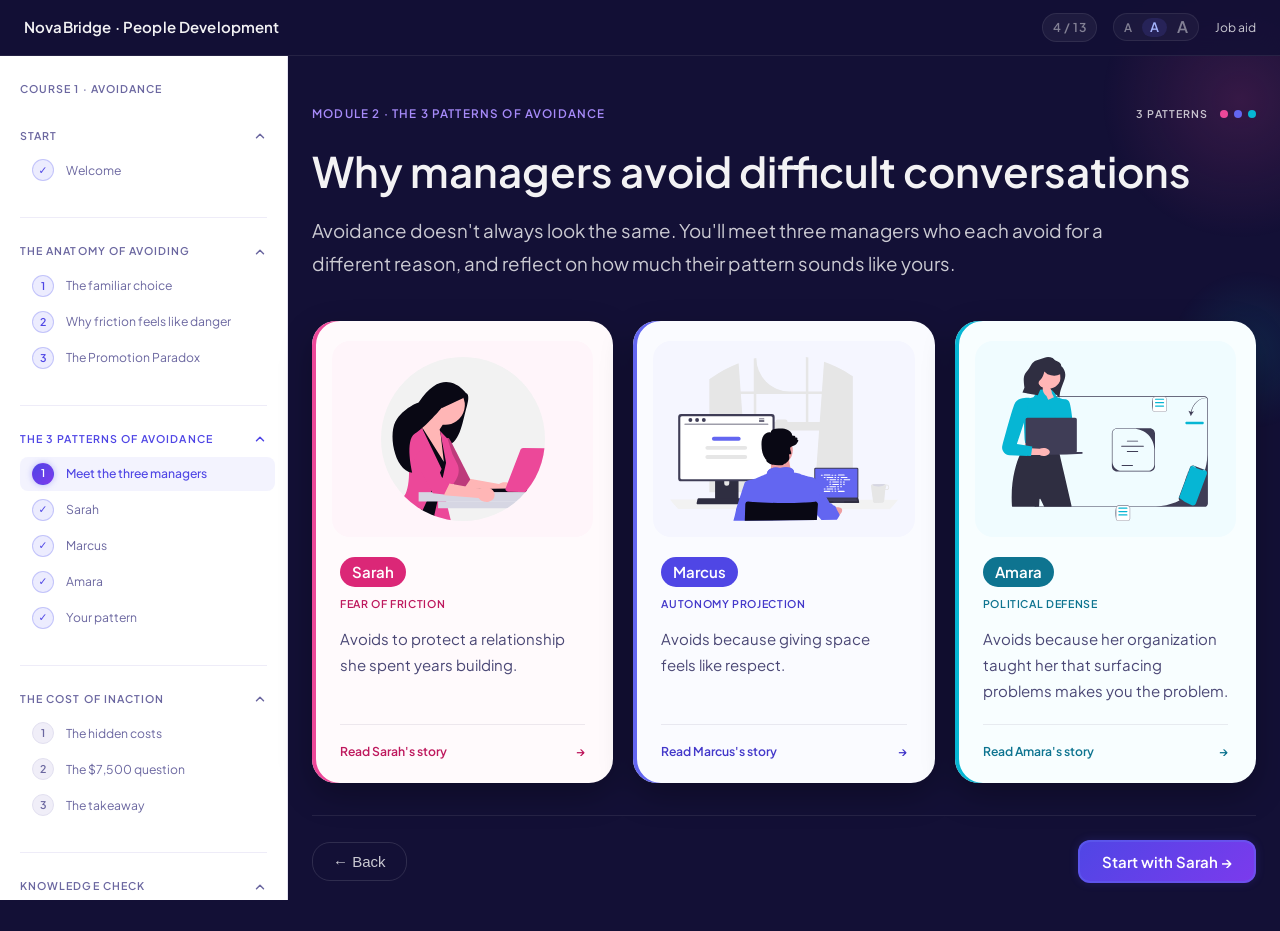
<file: stage2.html>
<!DOCTYPE html>
<html lang="en">
<head>
  <meta charset="UTF-8">
  <meta name="viewport" content="width=device-width, initial-scale=1.0">
  <title>Module 2 — The 3 Patterns of Avoidance · NovaBridge</title>
  <link rel="stylesheet" href="tokens.css">
  <style>

    /* ─────────────────────────────────────────
       APP SHELL
    ───────────────────────────────────────── */
    .app-shell {
      display: flex;
      min-height: calc(100vh - var(--nav-height));
      position: relative;
      z-index: 1;
    }

    /* ─────────────────────────────────────────
       SIDEBAR
    ───────────────────────────────────────── */
    .sidebar {
      width: 288px;
      flex-shrink: 0;
      background: #ffffff;
      border-right: 1px solid #e5e3f0;
      position: sticky;
      top: var(--nav-height);
      height: calc(100vh - var(--nav-height));
      overflow-y: auto;
      padding: var(--space-6) 0 var(--space-10);
    }

    .sidebar-section {
      padding: 0 var(--space-5) var(--space-4);
      font-size: var(--text-2xs);
      font-weight: var(--weight-semi);
      letter-spacing: 0.10em;
      text-transform: uppercase;
      color: #6b67a0;
    }

    .sidebar-divider {
      height: 1px;
      background: #eeecf8;
      margin: var(--space-3) var(--space-5);
    }

    /* Module heading — caps label */
    .sidebar-module-heading {
      padding: var(--space-3) var(--space-5) var(--space-2);
      font-size: var(--text-2xs);
      font-weight: var(--weight-semi);
      letter-spacing: 0.10em;
      text-transform: uppercase;
      color: #6b67a0;
      cursor: pointer;
    }

    .sidebar-module-heading:hover {
      color: #6b67a0;
    }

    .sidebar-module-heading--active {
      color: var(--indigo-600);
    }

    /* Collapsible module toggle */
    .sidebar-module-toggle {
      display: flex;
      align-items: center;
      justify-content: space-between;
      padding: var(--space-3) var(--space-5) var(--space-2);
      font-size: var(--text-2xs);
      font-weight: var(--weight-semi);
      letter-spacing: 0.10em;
      text-transform: uppercase;
      color: #6b67a0;
      cursor: pointer;
      user-select: none;
    }

    .sidebar-module-toggle:hover { color: #6b67a0; }
    .sidebar-module-toggle--active { color: var(--indigo-600); }

    .sidebar-chevron {
      transition: transform 0.25s ease;
      flex-shrink: 0;
    }

    .sidebar-module-toggle--open .sidebar-chevron {
      transform: rotate(180deg);
    }

    .sidebar-collapsible {
      max-height: 0;
      overflow: hidden;
      padding: 0 var(--space-3) 0 var(--space-5);
      transition: max-height 0.3s ease, padding 0.3s ease;
    }

    .sidebar-collapsible--open {
      max-height: 500px;
      padding: 0 var(--space-3) var(--space-4) var(--space-5);
    }

    /* Screen items inside a module */
    .sidebar-screens {
      /* padding controlled by .sidebar-collapsible */
    }

    .sidebar-item {
      display: flex;
      align-items: center;
      gap: var(--space-3);
      padding: 6px var(--space-3);
      border-radius: var(--radius-sm);
      font-size: var(--text-xs);
      color: #6b67a0;
      margin-bottom: 2px;
      cursor: pointer;
      transition: background var(--transition-fast), color var(--transition-fast);
      user-select: none;
    }

    .sidebar-item:hover {
      background: #f4f2fc;
      color: #3d3a6e;
    }

    /* Done items — checkmark shown */
    .sidebar-item--done {
      color: #6b67a0;
    }

    .sidebar-item--done:hover {
      background: #f4f2fc;
      color: #3d3a6e;
    }

    .sidebar-item--active {
      color: var(--indigo-600);
      background: rgba(99,102,241,0.08);
      font-weight: var(--weight-medium);
    }

    /* Screen number / check circle */
    .sidebar-step-num {
      width: 22px;
      height: 22px;
      border-radius: 50%;
      display: flex;
      align-items: center;
      justify-content: center;
      font-size: var(--text-2xs);
      font-weight: var(--weight-semi);
      flex-shrink: 0;
      background: #f0eef8;
      color: #6b67a0;
      border: 1px solid #e2e0f0;
      transition: background var(--transition-fast), color var(--transition-fast), border-color var(--transition-fast);
    }

    .sidebar-item--active .sidebar-step-num {
      background: var(--grad-primary);
      color: #fff;
      border-color: transparent;
      box-shadow: 0 0 6px rgba(99,102,241,0.4);
    }

    .sidebar-item--done .sidebar-step-num {
      background: rgba(99,102,241,0.12);
      color: var(--indigo-600);
      border-color: rgba(99,102,241,0.30);
    }

    /* ─────────────────────────────────────────
       CONTENT AREA
    ───────────────────────────────────────── */
    .content-area {
      flex: 1;
      min-width: 0;
      display: flex;
      justify-content: center;
      padding: var(--space-12) var(--space-6) var(--space-12);
    }

    .screen { display: none; max-width: 1075px; width: 100%; }
    .screen.active { display: block; }

    /* ─────────────────────────────────────────
       BREADCRUMB
    ───────────────────────────────────────── */
    .breadcrumb {
      font-size: var(--text-xxs);
      font-weight: var(--weight-semi);
      letter-spacing: 0.10em;
      text-transform: uppercase;
      color: var(--violet-400);
      margin-bottom: var(--space-5);
    }

    /* ─────────────────────────────────────────
       HEADINGS
    ───────────────────────────────────────── */
    .screen-title {
      font-size: clamp(28px, 4vw, 42px);
      font-weight: var(--weight-semi);
      line-height: var(--leading-tight);
      color: var(--text-primary);
      margin-bottom: var(--space-4);
    }

    .screen-subtitle {
      font-size: var(--text-base);
      color: var(--text-secondary);
      line-height: var(--leading-base);
      max-width: 100%;
      margin-bottom: var(--space-10);
    }

    /* ─────────────────────────────────────────
       WHITE FRAME
    ───────────────────────────────────────── */
    .white-frame {
      background: #ffffff;
      border-radius: var(--radius-xl);
      padding: var(--space-7) var(--space-8);
      margin-bottom: var(--space-6);
    }

    .white-frame p {
      font-size: var(--text-base);
      color: #2a2460;
      line-height: var(--leading-loose);
      margin-bottom: var(--space-5);
    }

    .white-frame p:last-child { margin-bottom: 0; }

    /* ─────────────────────────────────────────
       INSTRUCTOR VOICE
    ───────────────────────────────────────── */
    .instructor-voice {
      background: rgba(8, 6, 38, 0.94);
      border: 1px solid var(--border-indigo);
      border-radius: var(--radius-xl);
      padding: var(--space-6) var(--space-7);
      margin-bottom: var(--space-7);
    }

    .instructor-label {
      font-size: var(--text-2xs);
      font-weight: var(--weight-semi);
      letter-spacing: 0.12em;
      text-transform: uppercase;
      color: var(--indigo-300);
      margin-bottom: var(--space-3);
    }

    .instructor-text {
      font-size: var(--text-base);
      color: var(--text-primary);
      line-height: var(--leading-loose);
    }

    /* ─────────────────────────────────────────
       LEAD GRID (Screen 2.1)
       Each card previews one character in their
       own palette, matching screens 2.2–2.4.
    ───────────────────────────────────────── */
    .lead-screen .screen-subtitle {
      max-width: 62ch;
      margin-bottom: var(--space-10);
    }

    .lead-grid {
      display: grid;
      grid-template-columns: repeat(3, 1fr);
      gap: var(--space-5);
    }

    .lead-card {
      background: var(--accent-tint);
      border-radius: var(--radius-xl);
      padding: var(--space-5);
      display: flex;
      flex-direction: column;
      box-shadow: inset 4px 0 0 var(--accent-bar), 0 12px 32px rgba(0,0,0,0.28);
      cursor: pointer;
      transition: transform 0.2s, box-shadow 0.2s;
    }

    .lead-card:hover {
      transform: translateY(-4px);
      box-shadow: inset 4px 0 0 var(--accent-bar), 0 18px 40px rgba(0,0,0,0.36);
    }

    .lead-card:focus-visible {
      outline: 2px solid var(--accent);
      outline-offset: 3px;
    }

    .lead-card-illus {
      aspect-ratio: 4 / 3;
      margin-bottom: var(--space-5);
      padding: var(--space-4);
      border-radius: var(--radius-lg);
      background: var(--accent-wash);
      display: flex;
      align-items: center;
      justify-content: center;
      overflow: hidden;
    }

    .lead-card-illus img {
      max-width: 100%;
      max-height: 100%;
      object-fit: contain;
    }

    .lead-card-body {
      flex: 1;
      display: flex;
      flex-direction: column;
      padding: 0 var(--space-2);
    }

    .lead-card-name {
      align-self: flex-start;
      padding: 2px 12px;
      border-radius: var(--radius-pill);
      background: var(--accent-strong);
      color: #ffffff;
      font-size: var(--text-sm);
      font-weight: var(--weight-semi);
    }

    .lead-card-role {
      margin-top: var(--space-2);
      font-size: var(--text-2xs);
      font-weight: var(--weight-semi);
      letter-spacing: 0.06em;
      text-transform: uppercase;
      color: var(--accent-ink);
    }

    .lead-card-preview {
      margin: var(--space-3) 0 var(--space-5);
      font-size: var(--text-sm);
      line-height: var(--leading-base);
      color: #4a4775;
    }

    /* Link pins to the card bottom so all three line up */
    .lead-card-link {
      margin-top: auto;
      padding-top: var(--space-4);
      border-top: 1px solid rgba(26,23,69,0.08);
      display: flex;
      justify-content: space-between;
      font-size: var(--text-xs);
      font-weight: var(--weight-semi);
      color: var(--accent-ink);
    }

    .lead-card-link span { transition: transform 0.2s; }
    .lead-card:hover .lead-card-link span { transform: translateX(3px); }

    @media (max-width: 768px) {
      .lead-card-illus { aspect-ratio: 16 / 9; }
    }

    @media (prefers-reduced-motion: reduce) {
      .lead-card:hover,
      .lead-card:hover .lead-card-link span { transform: none; }
    }

    /* ─────────────────────────────────────────
       REVEAL + RATING BASE (pattern screens 2.2–2.4)
       Layout and color live in PATTERN SCREENS below.
    ───────────────────────────────────────── */
    .reveal-content { display: none; }
    .reveal-content.visible { display: block; }

    .rating-question {
      font-size: var(--text-base);
      font-weight: 700;
      color: #ffffff;
      margin-bottom: var(--space-4);
    }

    .rating-btns {
      display: grid;
      grid-template-columns: 1fr 1fr;
      gap: var(--space-2);
      margin-bottom: var(--space-4);
    }

    .rating-btn {
      padding: 10px 16px;
      border-radius: var(--radius-lg);
      border: 1px solid rgba(255,255,255,0.15);
      background: rgba(255,255,255,0.06);
      backdrop-filter: blur(12px);
      -webkit-backdrop-filter: blur(12px);
      color: #E2E8F0;
      font-family: var(--font);
      font-size: var(--text-sm);
      cursor: pointer;
      transition: all 0.2s ease;
      display: flex;
      align-items: center;
      justify-content: center;
      gap: var(--space-2);
      box-shadow: 0 2px 8px rgba(0,0,0,0.15), inset 0 1px 0 rgba(255,255,255,0.08);
    }

    .rating-btn:hover {
      border-color: rgba(255,255,255,0.28);
      background: rgba(255,255,255,0.10);
      box-shadow: 0 4px 12px rgba(0,0,0,0.2), inset 0 1px 0 rgba(255,255,255,0.12);
    }

    .rating-btn--selected {
      border-color: rgba(124,58,237,0.6);
      background: rgba(124,58,237,0.25);
      color: #ffffff;
      font-weight: var(--weight-semi);
      box-shadow: 0 4px 16px rgba(124,58,237,0.25), inset 0 1px 0 rgba(255,255,255,0.12);
    }

    .rating-btn--faded { opacity: 0.35; }

    .rating-response {
      font-size: var(--text-sm);
      color: #6b67a0;
      line-height: var(--leading-base);
      min-height: 1.5em;
      transition: opacity 0.3s;
    }

    /* ─────────────────────────────────────────
       PATTERN SCREENS (2.2–2.4)
       Two equal cards compare two perspectives;
       the reflection sits below as its own step.
       Each character sets its own accent palette.
    ───────────────────────────────────────── */
    .pattern-screen--sarah {
      --accent:        #f472b6;
      --accent-soft:   rgba(244,114,182,0.14);
      --accent-line:   rgba(244,114,182,0.45);
      --accent-ink:    #be185d;
      --accent-wash:   #fff5fa;
      --accent-tint:   #fffafc;   /* near-white card, so the accent line reads the same as on the wash */
      --accent-hover:  #ffe8f3;
      --accent-bar:    #ec4899;
      --accent-strong: #db2777;
      --accent-glow:   rgba(219,39,119,0.30);
    }

    .pattern-screen--marcus {
      --accent:        #818cf8;
      --accent-soft:   rgba(129,140,248,0.16);
      --accent-line:   rgba(129,140,248,0.50);
      --accent-ink:    #4338ca;
      --accent-wash:   #f5f6ff;
      --accent-tint:   #fafbff;
      --accent-hover:  #e9ebff;
      --accent-bar:    #6366f1;
      --accent-strong: #4f46e5;
      --accent-glow:   rgba(79,70,229,0.30);
    }

    .pattern-screen--amara {
      --accent:        #22d3ee;
      --accent-soft:   rgba(34,211,238,0.16);
      --accent-line:   rgba(6,182,212,0.50);
      --accent-ink:    #0e7490;
      --accent-wash:   #f0fcff;
      --accent-tint:   #f8feff;
      --accent-hover:  #dcf7fd;
      --accent-bar:    #06b6d4;
      --accent-strong: #0e7490;
      --accent-glow:   rgba(14,116,144,0.30);
    }

    /* Meta row — breadcrumb left, step counter right */
    .ps-meta {
      display: flex;
      align-items: center;
      justify-content: space-between;
      flex-wrap: wrap;
      gap: var(--space-3);
      margin-bottom: var(--space-5);
    }

    .ps-meta .breadcrumb { margin-bottom: 0; }

    .ps-step {
      display: inline-flex;
      align-items: center;
      gap: var(--space-3);
      font-size: var(--text-2xs);
      font-weight: var(--weight-semi);
      letter-spacing: 0.10em;
      text-transform: uppercase;
      color: rgba(255,255,255,0.75);
    }

    .ps-dots { display: inline-flex; gap: 6px; }

    .ps-dots i {
      width: 8px;
      height: 8px;
      border-radius: var(--radius-pill);
      background: rgba(255,255,255,0.18);
    }

    .ps-dots i.is-active { width: 22px; background: var(--accent); }

    .pattern-screen .ps-title {
      max-width: 26ch;
      margin-bottom: var(--space-8);
    }

    /* Two-perspective grid */
    .ps-grid {
      display: grid;
      grid-template-columns: 1fr 1fr;
      gap: var(--space-5);
      margin-bottom: var(--space-5);
    }

    .ps-card {
      border-radius: var(--radius-xl);
      padding: var(--space-8);
      display: flex;
      flex-direction: column;
    }

    /* One card surface for every card on the screen */
    .ps-scene,
    .pattern-screen .ps-reveal,
    .ps-reflect {
      background: var(--accent-wash);
      border: 0;
      box-shadow: inset 4px 0 0 var(--accent-bar), 0 12px 32px rgba(0,0,0,0.28);
    }

    .ps-scene,
    .ps-reflect { background: var(--accent-tint); }

    .ps-person {
      display: flex;
      align-items: center;
      gap: var(--space-3);
      margin-bottom: var(--space-5);
    }

    .ps-avatar {
      width: 44px;
      height: 44px;
      border-radius: 50%;
      background: var(--accent-soft);
      display: flex;
      align-items: center;
      justify-content: center;
      flex-shrink: 0;
    }

    .ps-name {
      font-size: var(--text-sm);
      font-weight: var(--weight-semi);
      color: #1a1745;
      line-height: 1.3;
    }

    .ps-tag {
      display: inline-block;
      margin-top: 4px;
      padding: 2px 8px;
      border-radius: var(--radius-pill);
      background: var(--accent-soft);
      color: var(--accent-ink);
      font-size: var(--text-2xs);
      font-weight: var(--weight-semi);
      letter-spacing: 0.06em;
      text-transform: uppercase;
    }

    .ps-text {
      font-size: var(--text-sm);
      line-height: var(--leading-base);
      color: #4a4775;
      margin-bottom: var(--space-4);
    }

    /* Kicker pins to the card bottom so both cards align */
    .ps-kicker {
      margin-top: auto;
      padding-top: var(--space-4);
      border-top: 1px solid rgba(26,23,69,0.08);
      font-size: var(--text-sm);
      font-weight: var(--weight-semi);
      line-height: var(--leading-base);
      color: #1a1745;
    }

    /* Reveal card — clickable until opened */
    .pattern-screen .ps-reveal {
      cursor: pointer;
      transition: background 0.2s;
    }

    .pattern-screen .ps-reveal.reveal-card--locked:hover {
      background: var(--accent-hover);
    }

    .pattern-screen .ps-reveal:focus-visible {
      outline: 2px solid var(--accent);
      outline-offset: 3px;
    }

    .pattern-screen .ps-prompt {
      flex: 1;
      min-height: 220px;
      display: flex;
      flex-direction: column;
      align-items: center;
      justify-content: center;
      gap: var(--space-2);
      text-align: center;
    }

    .ps-reveal-icon {
      width: 52px;
      height: 52px;
      margin-bottom: var(--space-2);
      border-radius: 50%;
      background: var(--accent-soft);
      display: flex;
      align-items: center;
      justify-content: center;
    }

    .pattern-screen .ps-reveal-icon svg {
      width: 24px;
      height: 24px;
      stroke: var(--accent);
    }

    .ps-reveal-label {
      font-size: var(--text-sm);
      font-weight: var(--weight-semi);
      color: #1a1745;
    }

    .ps-reveal-hint {
      font-size: var(--text-xs);
      color: #4a4775;
    }

    .ps-reveal-pill {
      margin-top: var(--space-3);
      padding: 6px 16px;
      border: 1px solid var(--accent-line);
      border-radius: var(--radius-pill);
      background: #ffffff;
      font-size: var(--text-xs);
      font-weight: var(--weight-semi);
      color: var(--accent-ink);
    }

    .pattern-screen .ps-reveal .reveal-content.visible {
      flex: 1;
      display: flex;
      flex-direction: column;
      animation: ps-in 0.35s ease;
    }

    /* Same pastel pill as .ps-tag, so both cards name their side */
    .ps-eyebrow {
      align-self: flex-start;
      display: inline-flex;
      align-items: center;
      gap: 6px;
      margin-bottom: var(--space-5);
      padding: 2px 10px 2px 8px;
      border-radius: var(--radius-pill);
      background: var(--accent-soft);
      color: var(--accent-ink);
      font-size: var(--text-2xs);
      font-weight: var(--weight-semi);
      letter-spacing: 0.06em;
      text-transform: uppercase;
    }

    @keyframes ps-in {
      from { opacity: 0; transform: translateY(6px); }
      to   { opacity: 1; transform: none; }
    }

    /* Reflection — its own step, full width */
    .ps-reflect {
      border-radius: var(--radius-xl);
      padding: var(--space-6) var(--space-8);
    }

    .pattern-screen .rating-question { color: #1a1745; }

    .pattern-screen .rating-btns {
      grid-template-columns: repeat(4, 1fr);
    }

    .pattern-screen .rating-btn {
      min-height: 48px;
      background: #ffffff;
      border: 1px solid var(--accent-line);
      color: #1a1745;
      box-shadow: none;
      backdrop-filter: none;
      -webkit-backdrop-filter: none;
    }

    .pattern-screen .rating-btn:not(.rating-btn--selected):hover {
      border-color: var(--accent);
      background: #ffffff;
      box-shadow: 0 2px 8px var(--accent-soft);
    }

    .pattern-screen .rating-btn--selected {
      background: var(--accent-strong);
      border-color: var(--accent-strong);
      color: #ffffff;
      box-shadow: 0 4px 12px var(--accent-glow);
    }

    .pattern-screen .rating-btn--faded { opacity: 0.5; }

    .pattern-screen .rating-response { color: #4a4775; }

    @media (max-width: 768px) {
      .ps-grid { grid-template-columns: 1fr; }
      .ps-card, .ps-reflect { padding: var(--space-6); }
      .pattern-screen .ps-prompt { min-height: 160px; }
    }

    @media (max-width: 560px) {
      .pattern-screen .rating-btns { grid-template-columns: 1fr 1fr; }
    }

    @media (prefers-reduced-motion: reduce) {
      .pattern-screen .ps-reveal .reveal-content.visible { animation: none; }
    }

    /* ─────────────────────────────────────────
       RESULT SCREEN (2.5)
       Same card system as the pattern screens:
       a pastel result card in the leading
       character's palette + a white breakdown.
    ───────────────────────────────────────── */

    /* Neutral palette — mixed result, no strong pattern, or incomplete */
    .pattern-screen--mixed {
      --accent:        #a78bfa;
      --accent-soft:   rgba(124,58,237,0.12);
      --accent-line:   rgba(124,58,237,0.40);
      --accent-ink:    #6d28d9;
      --accent-wash:   #f7f5ff;
      --accent-tint:   #fbfaff;
      --accent-hover:  #efeaff;
      --accent-bar:    #7c3aed;
      --accent-strong: #6d28d9;
      --accent-glow:   rgba(109,40,217,0.30);
    }

    .result-screen .ps-title { margin-bottom: var(--space-8); }

    /* One dot per pattern, each in its character's color */
    .rs-dots i:nth-child(1) { background: #ec4899; }
    .rs-dots i:nth-child(2) { background: #6366f1; }
    .rs-dots i:nth-child(3) { background: #06b6d4; }

    .rs-grid {
      display: grid;
      grid-template-columns: 1.1fr 1fr;
      gap: var(--space-5);
    }

    .rs-card {
      border-radius: var(--radius-xl);
      padding: var(--space-8);
      background: var(--accent-tint);
      box-shadow: inset 4px 0 0 var(--accent-bar), 0 12px 32px rgba(0,0,0,0.28);
      display: flex;
      flex-direction: column;
    }

    .rs-hero { background: var(--accent-wash); }

    .rs-name {
      font-size: clamp(26px, 3vw, 34px);
      font-weight: var(--weight-semi);
      line-height: 1.2;
      color: var(--accent-ink);
      margin-bottom: var(--space-4);
    }

    /* "Closest to" footer pins to the bottom of the result card */
    .rs-closest {
      margin-top: auto;
      padding-top: var(--space-5);
      border-top: 1px solid rgba(26,23,69,0.08);
      display: flex;
      align-items: center;
      gap: var(--space-3);
      font-size: var(--text-xs);
      color: #4a4775;
    }

    .rs-closest strong { color: #1a1745; font-weight: var(--weight-semi); }

    .rs-avatars { display: inline-flex; }

    .rs-avatar {
      width: 34px;
      height: 34px;
      border-radius: 50%;
      border: 2px solid #ffffff;
      background: var(--accent-soft);
      color: var(--accent-bar);
      display: flex;
      align-items: center;
      justify-content: center;
    }

    .rs-avatar + .rs-avatar { margin-left: -10px; }

    /* Breakdown */
    .rs-heading {
      margin-bottom: var(--space-6);
      font-size: var(--text-2xs);
      font-weight: var(--weight-semi);
      letter-spacing: 0.10em;
      text-transform: uppercase;
      color: #6b67a0;
    }

    .rs-rows {
      list-style: none;
      margin: 0;
      padding: 0;
      display: flex;
      flex-direction: column;
      gap: var(--space-6);
    }

    .rs-row-head {
      display: flex;
      align-items: baseline;
      flex-wrap: wrap;
      gap: var(--space-2);
      margin-bottom: var(--space-2);
    }

    .rs-row-name {
      font-size: var(--text-sm);
      font-weight: var(--weight-semi);
      color: #1a1745;
    }

    .rs-row-tag {
      font-size: var(--text-2xs);
      font-weight: var(--weight-semi);
      letter-spacing: 0.06em;
      text-transform: uppercase;
      color: var(--accent-ink);
    }

    .rs-row-answer {
      margin-left: auto;
      font-size: var(--text-xs);
      color: #6b67a0;
    }

    .rs-row.is-top .rs-row-answer {
      color: var(--accent-ink);
      font-weight: var(--weight-semi);
    }

    .rs-track {
      height: 10px;
      border-radius: var(--radius-pill);
      background: #f0eef8;
      overflow: hidden;
    }

    .rs-fill {
      width: 0;
      height: 100%;
      border-radius: var(--radius-pill);
      background: var(--accent-bar);
      transition: width 0.8s ease;
    }

    /* Incomplete state — jump back to the missing ratings */
    .rs-todo-list {
      display: flex;
      flex-wrap: wrap;
      gap: var(--space-3);
      margin-top: var(--space-5);
    }

    .rs-todo {
      min-height: 44px;
      padding: 0 var(--space-5);
      border-radius: var(--radius-lg);
      border: 1px solid var(--accent-line);
      background: #ffffff;
      color: #1a1745;
      font-family: var(--font);
      font-size: var(--text-sm);
      font-weight: var(--weight-semi);
      cursor: pointer;
      transition: border-color 0.15s, box-shadow 0.15s;
    }

    .rs-todo:hover {
      border-color: var(--accent-bar);
      box-shadow: 0 2px 8px var(--accent-soft);
    }

    .rs-bridge {
      margin-top: var(--space-6);
      font-size: var(--text-sm);
      line-height: var(--leading-base);
      color: rgba(255,255,255,0.8);
    }

    @media (max-width: 768px) {
      .rs-grid { grid-template-columns: 1fr; }
      .rs-card { padding: var(--space-6); }
    }

    @media (prefers-reduced-motion: reduce) {
      .rs-fill { transition: none; }
    }

    /* ─────────────────────────────────────────
       BOTTOM NAV
    ───────────────────────────────────────── */
    .bottom-nav {
      display: flex;
      align-items: center;
      justify-content: space-between;
      margin-top: var(--space-8);
      padding-top: var(--space-6);
      border-top: 1px solid var(--border-subtle);
    }

    .bottom-nav-left { display: flex; align-items: center; gap: var(--space-4); }

    .btn-ghost {
      padding: 10px 20px;
      border-radius: var(--radius-lg);
      border: 1px solid var(--border-default);
      background: transparent;
      color: var(--text-secondary);
      font-size: var(--text-sm);
      cursor: pointer;
      transition: border-color 0.15s, color 0.15s;
    }

    .btn-ghost:hover { border-color: var(--indigo-400); color: var(--text-primary); }

    /* ─────────────────────────────────────────
       FADE UP
    ───────────────────────────────────────── */
    .fade-up {
      opacity: 0;
      transform: translateY(12px);
      transition: opacity 0.5s ease, transform 0.5s ease;
    }

    .fade-up.visible { opacity: 1; transform: translateY(0); }

    /* ─────────────────────────────────────────
       RESPONSIVE
    ───────────────────────────────────────── */
    @media (max-width: 768px) {
      .sidebar { display: none; }
      .content-area { padding: var(--space-8) var(--space-4); }
      .lead-grid { grid-template-columns: 1fr; }
    }

  </style>
</head>
<body>

  <div class="bg-orbs" data-stage="2">
    <div class="orb orb-1"></div>
    <div class="orb orb-2"></div>
    <div class="orb orb-3"></div>
  </div>

  <!-- ── Navigation ── -->
  <nav class="nav">
    <span class="nav-brand">NovaBridge &middot; People Development</span>
    <div style="display:flex;align-items:center;gap:var(--space-4);">
      <span class="nav-counter" id="nav-counter">4 / 13</span>
      <div class="text-toggle">
        <button class="text-toggle-btn text-toggle-btn--sm" data-size="text-sm">A</button>
        <button class="text-toggle-btn text-toggle-btn--md" data-size="text-md">A</button>
        <button class="text-toggle-btn text-toggle-btn--lg" data-size="text-lg">A</button>
      </div>
      <a href="job-aid.html" class="nav-link">Job aid</a>
    </div>
  </nav>

  <div class="app-shell">

    <!-- ═══════════════════════════════════════
         SIDEBAR
    ═══════════════════════════════════════ -->
    <aside class="sidebar">
      <div class="sidebar-section">Course 1 &middot; Avoidance</div>

      <!-- START — Welcome -->
      <div class="sidebar-module-toggle sidebar-module-toggle--open" onclick="toggleSidebarSection(this)">
        <span>Start</span>
        <svg class="sidebar-chevron" aria-hidden="true" viewBox="0 0 24 24" width="14" height="14" fill="none" stroke="currentColor" stroke-width="2.5" stroke-linecap="round" stroke-linejoin="round"><path d="M6 9l6 6 6-6"/></svg>
      </div>
      <div class="sidebar-screens sidebar-collapsible sidebar-collapsible--open">
        <div class="sidebar-item sidebar-item--done" onclick="window.location.href='index.html'" style="cursor:pointer;">
          <div class="sidebar-step-num" style="background:rgba(99,102,241,0.12);color:var(--indigo-600);border-color:rgba(99,102,241,0.30);">✓</div>
          Welcome
        </div>
      </div>

      <div class="sidebar-divider"></div>

      <!-- Module 1 — ANATOMY -->
      <div class="sidebar-module-toggle sidebar-module-toggle--open" onclick="toggleSidebarSection(this)">
        <span>The Anatomy of Avoiding</span>
        <svg class="sidebar-chevron" aria-hidden="true" viewBox="0 0 24 24" width="14" height="14" fill="none" stroke="currentColor" stroke-width="2.5" stroke-linecap="round" stroke-linejoin="round"><path d="M6 9l6 6 6-6"/></svg>
      </div>
      <div class="sidebar-screens sidebar-collapsible sidebar-collapsible--open">
        <div class="sidebar-item sidebar-item--done" onclick="window.location.href='stage1.html'" style="cursor:pointer;">
          <div class="sidebar-step-num">1</div>
          The familiar choice
        </div>
        <div class="sidebar-item sidebar-item--done" onclick="window.location.href='stage1.html'" style="cursor:pointer;">
          <div class="sidebar-step-num">2</div>
          Why friction feels like danger
        </div>
        <div class="sidebar-item sidebar-item--done" onclick="window.location.href='stage1.html'" style="cursor:pointer;">
          <div class="sidebar-step-num">3</div>
          The Promotion Paradox
        </div>
      </div>

      <div class="sidebar-divider"></div>

      <!-- Module 2 — PATTERNS (active) -->
      <div class="sidebar-module-toggle sidebar-module-toggle--active" onclick="toggleSidebarSection(this)">
        <span>The 3 Patterns of Avoidance</span>
        <svg class="sidebar-chevron" aria-hidden="true" viewBox="0 0 24 24" width="14" height="14" fill="none" stroke="currentColor" stroke-width="2.5" stroke-linecap="round" stroke-linejoin="round"><path d="M6 9l6 6 6-6"/></svg>
      </div>
      <div class="sidebar-screens sidebar-collapsible sidebar-collapsible--open">
        <div class="sidebar-item sidebar-item--active" id="sitem-0" data-screen="0">
          <div class="sidebar-step-num">1</div>
          Meet the three managers
        </div>
        <div class="sidebar-item" id="sitem-1" data-screen="1">
          <div class="sidebar-step-num">2</div>
          Sarah
        </div>
        <div class="sidebar-item" id="sitem-2" data-screen="2">
          <div class="sidebar-step-num">3</div>
          Marcus
        </div>
        <div class="sidebar-item" id="sitem-3" data-screen="3">
          <div class="sidebar-step-num">4</div>
          Amara
        </div>
        <div class="sidebar-item" id="sitem-4" data-screen="4">
          <div class="sidebar-step-num">5</div>
          Your pattern
        </div>
      </div>

      <div class="sidebar-divider"></div>

      <!-- Module 3 — COST -->
      <div class="sidebar-module-toggle sidebar-module-toggle--open" onclick="toggleSidebarSection(this)">
        <span>The Cost of Inaction</span>
        <svg class="sidebar-chevron" aria-hidden="true" viewBox="0 0 24 24" width="14" height="14" fill="none" stroke="currentColor" stroke-width="2.5" stroke-linecap="round" stroke-linejoin="round"><path d="M6 9l6 6 6-6"/></svg>
      </div>
      <div class="sidebar-screens sidebar-collapsible sidebar-collapsible--open">
        <div class="sidebar-item" onclick="window.location.href='stage3.html'" style="cursor:pointer;">
          <div class="sidebar-step-num">1</div>
          The hidden costs
        </div>
        <div class="sidebar-item" onclick="window.location.href='stage3.html#1'" style="cursor:pointer;">
          <div class="sidebar-step-num">2</div>
          The $7,500 question
        </div>
        <div class="sidebar-item" onclick="window.location.href='stage3.html#2'" style="cursor:pointer;">
          <div class="sidebar-step-num">3</div>
          The takeaway
        </div>
      </div>

      <div class="sidebar-divider"></div>

      <!-- Module 4 — SIMULATION -->
      <div class="sidebar-module-toggle sidebar-module-toggle--open" onclick="toggleSidebarSection(this)">
        <span>Knowledge Check</span>
        <svg class="sidebar-chevron" aria-hidden="true" viewBox="0 0 24 24" width="14" height="14" fill="none" stroke="currentColor" stroke-width="2.5" stroke-linecap="round" stroke-linejoin="round"><path d="M6 9l6 6 6-6"/></svg>
      </div>
      <div class="sidebar-screens sidebar-collapsible sidebar-collapsible--open">
        <div class="sidebar-item" onclick="window.location.href='stage4.html'">
          <div class="sidebar-step-num">1</div>
          Check your understanding
        </div>
      </div>

      <div class="sidebar-divider"></div>

      <!-- FINISH -->
      <div class="sidebar-module-toggle sidebar-module-toggle--open" onclick="toggleSidebarSection(this)">
        <span>Finish</span>
        <svg class="sidebar-chevron" aria-hidden="true" viewBox="0 0 24 24" width="14" height="14" fill="none" stroke="currentColor" stroke-width="2.5" stroke-linecap="round" stroke-linejoin="round"><path d="M6 9l6 6 6-6"/></svg>
      </div>
      <div class="sidebar-screens sidebar-collapsible sidebar-collapsible--open">
        <div class="sidebar-item" onclick="window.location.href='complete.html'">
          <div class="sidebar-step-num">1</div>
          Wrap-up
        </div>
      </div>
    </aside>

    <!-- ═══════════════════════════════════════
         MAIN CONTENT
    ═══════════════════════════════════════ -->
    <main class="content-area">

      <!-- ══════════════════════════════════
           SCREEN 2.1 — Lead-in (4/13)
      ══════════════════════════════════ -->
      <div class="screen lead-screen active" id="screen-0">

        <div class="ps-meta fade-up">
          <div class="breadcrumb">MODULE 2 &middot; THE 3 PATTERNS OF AVOIDANCE</div>
          <div class="ps-step">
            3 patterns
            <span class="ps-dots rs-dots" aria-hidden="true"><i></i><i></i><i></i></span>
          </div>
        </div>

        <h1 class="screen-title fade-up">Why managers avoid difficult conversations</h1>

        <p class="screen-subtitle fade-up">
          Avoidance doesn't always look the same. You'll meet three managers who each avoid for a different reason, and reflect on how much their pattern sounds like yours.
        </p>

        <div class="lead-grid fade-up">

          <!-- Sarah -->
          <div class="lead-card pattern-screen--sarah" role="button" tabindex="0"
               onclick="goToScreen(1)"
               onkeydown="if (event.key === 'Enter' || event.key === ' ') { event.preventDefault(); goToScreen(1); }">
            <div class="lead-card-illus">
              <img src="undraw_professional-woman-avatar_sarah.svg" alt="">
            </div>
            <div class="lead-card-body">
              <span class="lead-card-name">Sarah</span>
              <span class="lead-card-role">Fear of Friction</span>
              <p class="lead-card-preview">Avoids to protect a relationship she spent years building.</p>
              <span class="lead-card-link">Read Sarah's story <span aria-hidden="true">→</span></span>
            </div>
          </div>

          <!-- Marcus -->
          <div class="lead-card pattern-screen--marcus" role="button" tabindex="0"
               onclick="goToScreen(2)"
               onkeydown="if (event.key === 'Enter' || event.key === ' ') { event.preventDefault(); goToScreen(2); }">
            <div class="lead-card-illus">
              <img src="undraw_programming_marcus.svg" alt="">
            </div>
            <div class="lead-card-body">
              <span class="lead-card-name">Marcus</span>
              <span class="lead-card-role">Autonomy Projection</span>
              <p class="lead-card-preview">Avoids because giving space feels like respect.</p>
              <span class="lead-card-link">Read Marcus's story <span aria-hidden="true">→</span></span>
            </div>
          </div>

          <!-- Amara -->
          <div class="lead-card pattern-screen--amara" role="button" tabindex="0"
               onclick="goToScreen(3)"
               onkeydown="if (event.key === 'Enter' || event.key === ' ') { event.preventDefault(); goToScreen(3); }">
            <div class="lead-card-illus">
              <img src="undraw_working-remotely_amara.svg" alt="">
            </div>
            <div class="lead-card-body">
              <span class="lead-card-name">Amara</span>
              <span class="lead-card-role">Political Defense</span>
              <p class="lead-card-preview">Avoids because her organization taught her that surfacing problems makes you the problem.</p>
              <span class="lead-card-link">Read Amara's story <span aria-hidden="true">→</span></span>
            </div>
          </div>

        </div>

        <div class="bottom-nav fade-up">
          <div class="bottom-nav-left">
            <button class="btn-ghost" onclick="window.location.href='stage1.html'">← Back</button>
          </div>
          <button class="btn btn--primary" onclick="goToScreen(1)">
            Start with Sarah →
            <span class="btn-pulse-ring"></span>
          </button>
        </div>

      </div><!-- /#screen-0 -->


      <!-- ══════════════════════════════════
           SCREEN 2.2 — Sarah (5/13)
      ══════════════════════════════════ -->
      <div class="screen pattern-screen pattern-screen--sarah" id="screen-1">

        <div class="ps-meta fade-up">
          <div class="breadcrumb">MODULE 2 &middot; THE 3 PATTERNS OF AVOIDANCE</div>
          <div class="ps-step">
            Pattern 1 of 3
            <span class="ps-dots" aria-hidden="true"><i class="is-active"></i><i></i><i></i></span>
          </div>
        </div>

        <h1 class="screen-title ps-title fade-up">The relationship cost feels more certain than the benefit.</h1>

        <div class="ps-grid fade-up">

          <!-- Sarah's side -->
          <article class="ps-card ps-scene">
            <header class="ps-person">
              <div class="ps-avatar">
                <svg width="22" height="22" viewBox="0 0 24 24" fill="none" stroke="#f472b6" stroke-width="1.8" stroke-linecap="round" stroke-linejoin="round" aria-hidden="true">
                  <path d="M20 21v-2a4 4 0 0 0-4-4H8a4 4 0 0 0-4 4v2"/><circle cx="12" cy="7" r="4"/>
                </svg>
              </div>
              <div>
                <div class="ps-name">Sarah</div>
                <span class="ps-tag">Fear of Friction</span>
              </div>
            </header>
            <p class="ps-text">Daniel's deliverables have been slipping for weeks. Sarah needs to talk to him about it, but they've been friends for three years. She imagines the conversation and can already feel the room shift.</p>
            <p class="ps-kicker">The cost feels certain. The benefit doesn't. So she says nothing.</p>
          </article>

          <!-- What she doesn't see — click to reveal -->
          <div class="ps-card ps-reveal reveal-card--locked" id="reveal-sarah" role="button" tabindex="0" aria-expanded="false" aria-controls="reveal-content-sarah"
               onclick="openReveal('sarah')"
               onkeydown="if (event.key === 'Enter' || event.key === ' ') { event.preventDefault(); openReveal('sarah'); }">
            <div class="reveal-prompt ps-prompt">
              <span class="ps-reveal-icon">
                <svg viewBox="0 0 24 24" fill="none" stroke-width="1.8" stroke-linecap="round" stroke-linejoin="round" aria-hidden="true"><path d="M9 18h6"/><path d="M10 22h4"/><path d="M15.09 14c.18-.98.65-1.74 1.41-2.5A4.61 4.61 0 0 0 18 8 6 6 0 0 0 6 8c0 1 .23 2.23 1.5 3.5A4.61 4.61 0 0 1 8.91 14"/></svg>
              </span>
              <span class="ps-reveal-label">What Sarah doesn't see</span>
              <span class="ps-reveal-hint">Daniel's side of the story</span>
              <span class="ps-reveal-pill">Reveal</span>
            </div>
            <div class="reveal-content" id="reveal-content-sarah">
              <div class="ps-eyebrow">
                <svg width="14" height="14" viewBox="0 0 24 24" fill="none" stroke="currentColor" stroke-width="2" stroke-linecap="round" stroke-linejoin="round" aria-hidden="true"><path d="M9 18h6"/><path d="M10 22h4"/><path d="M15.09 14c.18-.98.65-1.74 1.41-2.5A4.61 4.61 0 0 0 18 8 6 6 0 0 0 6 8c0 1 .23 2.23 1.5 3.5A4.61 4.61 0 0 1 8.91 14"/></svg>
                What Sarah doesn't see
              </div>
              <p class="ps-text">Daniel knows his work has slipped. He's been waiting for Sarah to bring it up, and she never does. To him, that silence means she's given up on him.</p>
              <p class="ps-kicker">Silence doesn't protect the relationship. It hides the damage until it's too late.</p>
            </div>
          </div>

        </div>

        <!-- Reflection -->
        <section class="ps-reflect fade-up" id="rating-sarah">
          <p class="rating-question">How much does this sound like you?</p>
          <div class="rating-btns">
            <button class="rating-btn" onclick="setRating('sarah', 0, this)">Not me</button>
            <button class="rating-btn" onclick="setRating('sarah', 1, this)">A little</button>
            <button class="rating-btn" onclick="setRating('sarah', 2, this)">That's familiar</button>
            <button class="rating-btn" onclick="setRating('sarah', 3, this)">That's me</button>
          </div>
          <p class="rating-response" id="response-sarah" aria-live="polite">Pick the one that fits best to continue.</p>
        </section>

        <div class="bottom-nav fade-up">
          <div class="bottom-nav-left">
            <button class="btn-ghost" onclick="goToScreen(0)">← Back</button>
          </div>
          <button class="btn btn--primary" id="next-sarah" onclick="goToScreen(2)" disabled>
            Next: Marcus →
            <span class="btn-pulse-ring"></span>
          </button>
        </div>

      </div><!-- /#screen-1 -->


      <!-- ══════════════════════════════════
           SCREEN 2.3 — Marcus (6/13)
      ══════════════════════════════════ -->
      <div class="screen pattern-screen pattern-screen--marcus" id="screen-2">

        <div class="ps-meta fade-up">
          <div class="breadcrumb">MODULE 2 &middot; THE 3 PATTERNS OF AVOIDANCE</div>
          <div class="ps-step">
            Pattern 2 of 3
            <span class="ps-dots" aria-hidden="true"><i></i><i class="is-active"></i><i></i></span>
          </div>
        </div>

        <h1 class="screen-title ps-title fade-up">The skills that got you promoted are working against you.</h1>

        <div class="ps-grid fade-up">

          <!-- Marcus's side -->
          <article class="ps-card ps-scene">
            <header class="ps-person">
              <div class="ps-avatar">
                <svg width="22" height="22" viewBox="0 0 24 24" fill="none" stroke="#818cf8" stroke-width="1.8" stroke-linecap="round" stroke-linejoin="round" aria-hidden="true">
                  <path d="M20 21v-2a4 4 0 0 0-4-4H8a4 4 0 0 0-4 4v2"/><circle cx="12" cy="7" r="4"/>
                </svg>
              </div>
              <div>
                <div class="ps-name">Marcus</div>
                <span class="ps-tag">Autonomy Projection</span>
              </div>
            </header>
            <p class="ps-text">Jin has been making repeated errors that affect the team's output. Marcus built his career by figuring things out alone, so giving Jin space feels like respect.</p>
            <p class="ps-kicker">It doesn't occur to Marcus that Jin reads that space as indifference.</p>
          </article>

          <!-- What he doesn't see — click to reveal -->
          <div class="ps-card ps-reveal reveal-card--locked" id="reveal-marcus" role="button" tabindex="0" aria-expanded="false" aria-controls="reveal-content-marcus"
               onclick="openReveal('marcus')"
               onkeydown="if (event.key === 'Enter' || event.key === ' ') { event.preventDefault(); openReveal('marcus'); }">
            <div class="reveal-prompt ps-prompt">
              <span class="ps-reveal-icon">
                <svg viewBox="0 0 24 24" fill="none" stroke-width="1.8" stroke-linecap="round" stroke-linejoin="round" aria-hidden="true"><path d="M9 18h6"/><path d="M10 22h4"/><path d="M15.09 14c.18-.98.65-1.74 1.41-2.5A4.61 4.61 0 0 0 18 8 6 6 0 0 0 6 8c0 1 .23 2.23 1.5 3.5A4.61 4.61 0 0 1 8.91 14"/></svg>
              </span>
              <span class="ps-reveal-label">What Marcus doesn't see</span>
              <span class="ps-reveal-hint">Jin's side of the story</span>
              <span class="ps-reveal-pill">Reveal</span>
            </div>
            <div class="reveal-content" id="reveal-content-marcus">
              <div class="ps-eyebrow">
                <svg width="14" height="14" viewBox="0 0 24 24" fill="none" stroke="currentColor" stroke-width="2" stroke-linecap="round" stroke-linejoin="round" aria-hidden="true"><path d="M9 18h6"/><path d="M10 22h4"/><path d="M15.09 14c.18-.98.65-1.74 1.41-2.5A4.61 4.61 0 0 0 18 8 6 6 0 0 0 6 8c0 1 .23 2.23 1.5 3.5A4.61 4.61 0 0 1 8.91 14"/></svg>
                What Marcus doesn't see
              </div>
              <p class="ps-text">Marcus is now measured on what his team figures out, not what he solves alone.</p>
              <p class="ps-kicker">Jin reads the silence as: Marcus hasn't noticed, or doesn't care.</p>
            </div>
          </div>

        </div>

        <!-- Reflection -->
        <section class="ps-reflect fade-up" id="rating-marcus">
          <p class="rating-question">How much does this sound like you?</p>
          <div class="rating-btns">
            <button class="rating-btn" onclick="setRating('marcus', 0, this)">Not me</button>
            <button class="rating-btn" onclick="setRating('marcus', 1, this)">A little</button>
            <button class="rating-btn" onclick="setRating('marcus', 2, this)">That's familiar</button>
            <button class="rating-btn" onclick="setRating('marcus', 3, this)">That's me</button>
          </div>
          <p class="rating-response" id="response-marcus" aria-live="polite">Pick the one that fits best to continue.</p>
        </section>

        <div class="bottom-nav fade-up">
          <div class="bottom-nav-left">
            <button class="btn-ghost" onclick="goToScreen(1)">← Back</button>
          </div>
          <button class="btn btn--primary" id="next-marcus" onclick="goToScreen(3)" disabled>
            Next: Amara →
            <span class="btn-pulse-ring"></span>
          </button>
        </div>

      </div><!-- /#screen-2 -->


      <!-- ══════════════════════════════════
           SCREEN 2.4 — Amara (7/13)
      ══════════════════════════════════ -->
      <div class="screen pattern-screen pattern-screen--amara" id="screen-3">

        <div class="ps-meta fade-up">
          <div class="breadcrumb">MODULE 2 &middot; THE 3 PATTERNS OF AVOIDANCE</div>
          <div class="ps-step">
            Pattern 3 of 3
            <span class="ps-dots" aria-hidden="true"><i></i><i></i><i class="is-active"></i></span>
          </div>
        </div>

        <h1 class="screen-title ps-title fade-up">The system has taught you that avoidance is safer.</h1>

        <div class="ps-grid fade-up">

          <!-- Amara's side -->
          <article class="ps-card ps-scene">
            <header class="ps-person">
              <div class="ps-avatar">
                <svg width="22" height="22" viewBox="0 0 24 24" fill="none" stroke="#06b6d4" stroke-width="1.8" stroke-linecap="round" stroke-linejoin="round" aria-hidden="true">
                  <path d="M20 21v-2a4 4 0 0 0-4-4H8a4 4 0 0 0-4 4v2"/><circle cx="12" cy="7" r="4"/>
                </svg>
              </div>
              <div>
                <div class="ps-name">Amara</div>
                <span class="ps-tag">Political Defense</span>
              </div>
            </header>
            <p class="ps-text">A team member's underperformance is affecting the whole group. But Amara's organization has shown her, through example not policy, that the person who raises a problem becomes the problem.</p>
            <p class="ps-kicker">Her avoidance isn't weakness. It's pattern recognition.</p>
          </article>

          <!-- What she doesn't see — click to reveal -->
          <div class="ps-card ps-reveal reveal-card--locked" id="reveal-amara" role="button" tabindex="0" aria-expanded="false" aria-controls="reveal-content-amara"
               onclick="openReveal('amara')"
               onkeydown="if (event.key === 'Enter' || event.key === ' ') { event.preventDefault(); openReveal('amara'); }">
            <div class="reveal-prompt ps-prompt">
              <span class="ps-reveal-icon">
                <svg viewBox="0 0 24 24" fill="none" stroke-width="1.8" stroke-linecap="round" stroke-linejoin="round" aria-hidden="true"><path d="M9 18h6"/><path d="M10 22h4"/><path d="M15.09 14c.18-.98.65-1.74 1.41-2.5A4.61 4.61 0 0 0 18 8 6 6 0 0 0 6 8c0 1 .23 2.23 1.5 3.5A4.61 4.61 0 0 1 8.91 14"/></svg>
              </span>
              <span class="ps-reveal-label">What Amara doesn't see</span>
              <span class="ps-reveal-hint">The team's side of the story</span>
              <span class="ps-reveal-pill">Reveal</span>
            </div>
            <div class="reveal-content" id="reveal-content-amara">
              <div class="ps-eyebrow">
                <svg width="14" height="14" viewBox="0 0 24 24" fill="none" stroke="currentColor" stroke-width="2" stroke-linecap="round" stroke-linejoin="round" aria-hidden="true"><path d="M9 18h6"/><path d="M10 22h4"/><path d="M15.09 14c.18-.98.65-1.74 1.41-2.5A4.61 4.61 0 0 0 18 8 6 6 0 0 0 6 8c0 1 .23 2.23 1.5 3.5A4.61 4.61 0 0 1 8.91 14"/></svg>
                What Amara doesn't see
              </div>
              <p class="ps-text">The signal is real, but so is the cost. Two teammates are quietly picking up the slack.</p>
              <p class="ps-kicker">One is starting to wonder why they bother.</p>
            </div>
          </div>

        </div>

        <!-- Reflection -->
        <section class="ps-reflect fade-up" id="rating-amara">
          <p class="rating-question">How much does this sound like you?</p>
          <div class="rating-btns">
            <button class="rating-btn" onclick="setRating('amara', 0, this)">Not me</button>
            <button class="rating-btn" onclick="setRating('amara', 1, this)">A little</button>
            <button class="rating-btn" onclick="setRating('amara', 2, this)">That's familiar</button>
            <button class="rating-btn" onclick="setRating('amara', 3, this)">That's me</button>
          </div>
          <p class="rating-response" id="response-amara" aria-live="polite">Pick the one that fits best to continue.</p>
        </section>

        <div class="bottom-nav fade-up">
          <div class="bottom-nav-left">
            <button class="btn-ghost" onclick="goToScreen(2)">← Back</button>
          </div>
          <button class="btn btn--primary" id="next-amara" onclick="goToScreen(4)" disabled>
            See your pattern →
            <span class="btn-pulse-ring"></span>
          </button>
        </div>

      </div><!-- /#screen-3 -->


      <!-- ══════════════════════════════════
           SCREEN 2.5 — Your Pattern (8/13)
      ══════════════════════════════════ -->
      <div class="screen result-screen" id="screen-4">

        <div class="ps-meta">
          <div class="breadcrumb">MODULE 2 &middot; THE 3 PATTERNS OF AVOIDANCE</div>
          <div class="ps-step">
            Your result
            <span class="ps-dots rs-dots" aria-hidden="true"><i></i><i></i><i></i></span>
          </div>
        </div>

        <h1 class="screen-title ps-title">Your avoidance pattern.</h1>

        <!-- Result + breakdown, built by buildResult() -->
        <div id="result-area"></div>

        <p class="rs-bridge" id="result-bridge">
          Now that you know your pattern, here's what it's actually costing.
        </p>

        <div class="bottom-nav">
          <div class="bottom-nav-left">
            <button class="btn-ghost" onclick="goToScreen(3)">← Back</button>
          </div>
          <button class="btn btn--primary" onclick="window.location.href='stage3.html'">
            See what it costs →
            <span class="btn-pulse-ring"></span>
          </button>
        </div>

      </div><!-- /#screen-4 -->

    </main>
  </div><!-- /.app-shell -->

  <script src="a11y.js"></script>
  <script src="text-size.js"></script>
  <script>

    // ── State ────────────────────────────────────────────────────────
    const TOTAL_SCREENS = 5;
    const NAV_OFFSETS   = [4, 5, 6, 7, 8]; // global screen numbers (1-indexed)

    const ratings = { sarah: -1, marcus: -1, amara: -1 };
    const reached = new Set([0, 1, 2, 3, 4]);

    // Pattern definitions
    const PATTERNS = {
      sarah: {
        name: 'The relationship protector',
        description: 'Your strongest instinct is to protect the connection. The cost of speaking up feels real and immediate, while the benefit feels uncertain.'
      },
      marcus: {
        name: 'The autonomy projector',
        description: 'Your strongest instinct is to give people space. What feels like respect to you can feel like indifference to the people you manage.'
      },
      amara: {
        name: 'The system reader',
        description: 'Your strongest instinct is to read the room. You\'ve learned, consciously or not, that surfacing problems carries risk.'
      },
      mixed: {
        name: 'A mixed pattern',
        description: 'You recognized yourself in more than one pattern. That\'s common. Most managers shift between patterns depending on the person and the situation.'
      },
      none: {
        name: 'No strong pattern yet',
        description: 'None of these felt like you right now. Patterns often show up with one specific person or situation, so keep them in mind as you go.'
      }
    };

    const CHARACTERS = [
      { key: 'sarah',  name: 'Sarah',  tag: 'Fear of Friction',    screen: 1 },
      { key: 'marcus', name: 'Marcus', tag: 'Autonomy Projection', screen: 2 },
      { key: 'amara',  name: 'Amara',  tag: 'Political Defense',   screen: 3 }
    ];

    const RATING_LABELS = ['Not me', 'A little', 'That\'s familiar', 'That\'s me'];

    const PERSON_ICON = '<svg width="16" height="16" viewBox="0 0 24 24" fill="none" stroke="currentColor" stroke-width="2" stroke-linecap="round" stroke-linejoin="round" aria-hidden="true"><path d="M20 21v-2a4 4 0 0 0-4-4H8a4 4 0 0 0-4 4v2"/><circle cx="12" cy="7" r="4"/></svg>';

    const RESPONSES = {
      sarah: [
        'Good to know. The next two patterns might feel closer.',
        'Worth keeping in mind. It tends to show up more than we expect.',
        'You\'re not alone. Most managers recognize this one.',
        'That takes honesty. Knowing your pattern is the first step.'
      ],
      marcus: [
        'Noted. Keep going — Amara\'s pattern is a different shape entirely.',
        'Common among people who were strong individual contributors before managing.',
        'Makes sense. It\'s one of the most common patterns in new managers.',
        'That makes sense. The skills that made you great as an IC don\'t disappear — they just need redirecting.'
      ],
      amara: [
        'That one tends to be less visible — it\'s shaped by the organization, not just the person.',
        'Worth watching. Organizational signals are easy to internalize without noticing.',
        'It\'s one of the hardest patterns to see from the inside.',
        'If your environment has taught you that surfacing problems is risky, avoidance isn\'t weakness — it\'s adaptation.'
      ]
    };

    // ── Navigation ───────────────────────────────────────────────────
    function goToScreen(idx) {
      document.querySelectorAll('.screen').forEach(s => s.classList.remove('active'));
      document.getElementById('screen-' + idx).classList.add('active');
      reached.add(idx);

      // Update nav counter
      document.getElementById('nav-counter').textContent = NAV_OFFSETS[idx] + ' / 13';

      // Stagger fade-up
      document.querySelectorAll('#screen-' + idx + ' .fade-up').forEach((el, i) => {
        el.classList.remove('visible');
        requestAnimationFrame(() => requestAnimationFrame(() => {
          setTimeout(() => el.classList.add('visible'), 80 + i * 100);
        }));
      });

      setSidebarState(idx);

      // Build result screen on demand
      if (idx === 4) buildResult();

      window.scrollTo({ top: 0, behavior: 'smooth' });
    }

    // ── Sidebar ──────────────────────────────────────────────────────
    function setSidebarState(activeIdx) {
      for (let i = 0; i < TOTAL_SCREENS; i++) {
        const el = document.getElementById('sitem-' + i);
        if (!el) continue;
        const num = el.querySelector('.sidebar-step-num');

        el.classList.remove('sidebar-item--active', 'sidebar-item--done');

        if (i === activeIdx) {
          el.classList.add('sidebar-item--active');
          num.textContent = i + 1;
          el.style.cursor = 'default';
          el.onclick = null;
        } else if (reached.has(i)) {
          el.classList.add('sidebar-item--done');
          num.textContent = '✓';
          el.style.cursor = 'pointer';
          el.onclick = () => goToScreen(i);
        } else {
          num.textContent = i + 1;
          el.style.cursor = 'default';
          el.onclick = null;
        }
      }
    }

    // ── Reveal cards ─────────────────────────────────────────────────
    function openReveal(char) {
      const card    = document.getElementById('reveal-' + char);
      const content = document.getElementById('reveal-content-' + char);
      const prompt  = card.querySelector('.reveal-prompt');

      if (card.classList.contains('reveal-card--open')) return;

      card.classList.remove('reveal-card--locked');
      card.classList.add('reveal-card--open', 'reveal-card--open-' + char);
      card.onclick = null;
      card.onkeydown = null;
      card.setAttribute('aria-expanded', 'true');
      card.style.cursor = 'default';
      if (prompt) prompt.style.display = 'none';

      requestAnimationFrame(() => requestAnimationFrame(() => {
        content.classList.add('visible');
      }));
    }

    // ── Rating scale ─────────────────────────────────────────────────
    function setRating(char, value, btn) {
      ratings[char] = value;

      // Update button states
      const btns = btn.closest('.rating-btns').querySelectorAll('.rating-btn');
      btns.forEach(b => {
        b.classList.remove('rating-btn--selected', 'rating-btn--faded');
        b.classList.add('rating-btn--faded');
      });
      btn.classList.remove('rating-btn--faded');
      btn.classList.add('rating-btn--selected');

      // Show response
      document.getElementById('response-' + char).textContent = RESPONSES[char][value];

      // Unlock next button
      const nextMap = { sarah: 'next-sarah', marcus: 'next-marcus', amara: 'next-amara' };
      const nextBtn = document.getElementById(nextMap[char]);
      if (nextBtn) nextBtn.disabled = false;
    }

    // ── Build result screen ──────────────────────────────────────────
    function buildResult() {
      const area   = document.getElementById('result-area');
      const bridge = document.getElementById('result-bridge');
      const missing = CHARACTERS.filter(c => ratings[c.key] < 0);

      // Not every pattern rated yet — offer a way back to each missing one
      if (missing.length) {
        area.className = 'pattern-screen--mixed';
        area.innerHTML = `
          <div class="rs-card rs-hero">
            <div class="ps-eyebrow">Almost there</div>
            <p class="rs-name">Rate all three patterns to see your result.</p>
            <p class="ps-text">You still need to rate ${listNames(missing)}.</p>
            <div class="rs-todo-list">
              ${missing.map(c => `<button class="rs-todo pattern-screen--${c.key}" onclick="goToScreen(${c.screen})">Rate ${c.name} →</button>`).join('')}
            </div>
          </div>`;
        bridge.hidden = true;
        return;
      }
      bridge.hidden = false;

      // Leading pattern: highest rating; a tie is mixed; all "Not me" is none
      const top     = Math.max(...CHARACTERS.map(c => ratings[c.key]));
      const leaders = CHARACTERS.filter(c => ratings[c.key] === top);
      const key     = top === 0 ? 'none' : leaders.length > 1 ? 'mixed' : leaders[0].key;
      const pat     = PATTERNS[key];

      area.className = 'pattern-screen--' + (CHARACTERS.some(c => c.key === key) ? key : 'mixed');

      const closestHtml = key === 'none' ? '' : `
        <div class="rs-closest">
          <span class="rs-avatars">
            ${leaders.map(c => `<span class="rs-avatar pattern-screen--${c.key}" title="${c.name}">${PERSON_ICON}</span>`).join('')}
          </span>
          <span>Closest to <strong>${listNames(leaders)}</strong></span>
        </div>`;

      const rowsHtml = CHARACTERS.map(c => `
        <li class="rs-row pattern-screen--${c.key}${top > 0 && ratings[c.key] === top ? ' is-top' : ''}">
          <div class="rs-row-head">
            <span class="rs-row-name">${c.name}</span>
            <span class="rs-row-tag">${c.tag}</span>
            <span class="rs-row-answer">${RATING_LABELS[ratings[c.key]]}</span>
          </div>
          <div class="rs-track"><div class="rs-fill" data-width="${Math.round(ratings[c.key] / 3 * 100)}"></div></div>
        </li>`).join('');

      area.innerHTML = `
        <div class="rs-grid">
          <div class="rs-card rs-hero">
            <div class="ps-eyebrow">Your avoidance pattern</div>
            <p class="rs-name">${pat.name}</p>
            <p class="ps-text">${pat.description}</p>
            ${closestHtml}
          </div>
          <div class="rs-card">
            <div class="rs-heading">How each pattern landed</div>
            <ul class="rs-rows">${rowsHtml}</ul>
          </div>
        </div>`;

      // Grow the bars in after they're painted at 0
      requestAnimationFrame(() => requestAnimationFrame(() => {
        area.querySelectorAll('.rs-fill').forEach(bar => { bar.style.width = bar.dataset.width + '%'; });
      }));
    }

    // "Sarah", "Sarah and Marcus", "Sarah, Marcus and Amara"
    function listNames(chars) {
      const names = chars.map(c => c.name);
      return names.length < 3 ? names.join(' and ') : names.slice(0, -1).join(', ') + ' and ' + names[names.length - 1];
    }

    // ── Sidebar collapsible toggle ─────────────────────────────────
    function toggleSidebarSection(toggle) {
      const screens = toggle.nextElementSibling;
      // skip dividers
      if (!screens || !screens.classList.contains('sidebar-collapsible')) return;

      const isOpen = screens.classList.contains('sidebar-collapsible--open');
      screens.classList.toggle('sidebar-collapsible--open');
      toggle.classList.toggle('sidebar-module-toggle--open');
    }

    // ── Boot ─────────────────────────────────────────────────────────
    document.addEventListener('DOMContentLoaded', () => {
      // Initial fade-in for screen 0
      document.querySelectorAll('#screen-0 .fade-up').forEach((el, i) => {
        setTimeout(() => el.classList.add('visible'), 120 + i * 120);
      });

      setSidebarState(0);

      // Mark active module toggle as open
      document.querySelectorAll('.sidebar-module-toggle--active').forEach(t => {
        t.classList.add('sidebar-module-toggle--open');
      });
    });

  </script>

</body>
</html>
</file>
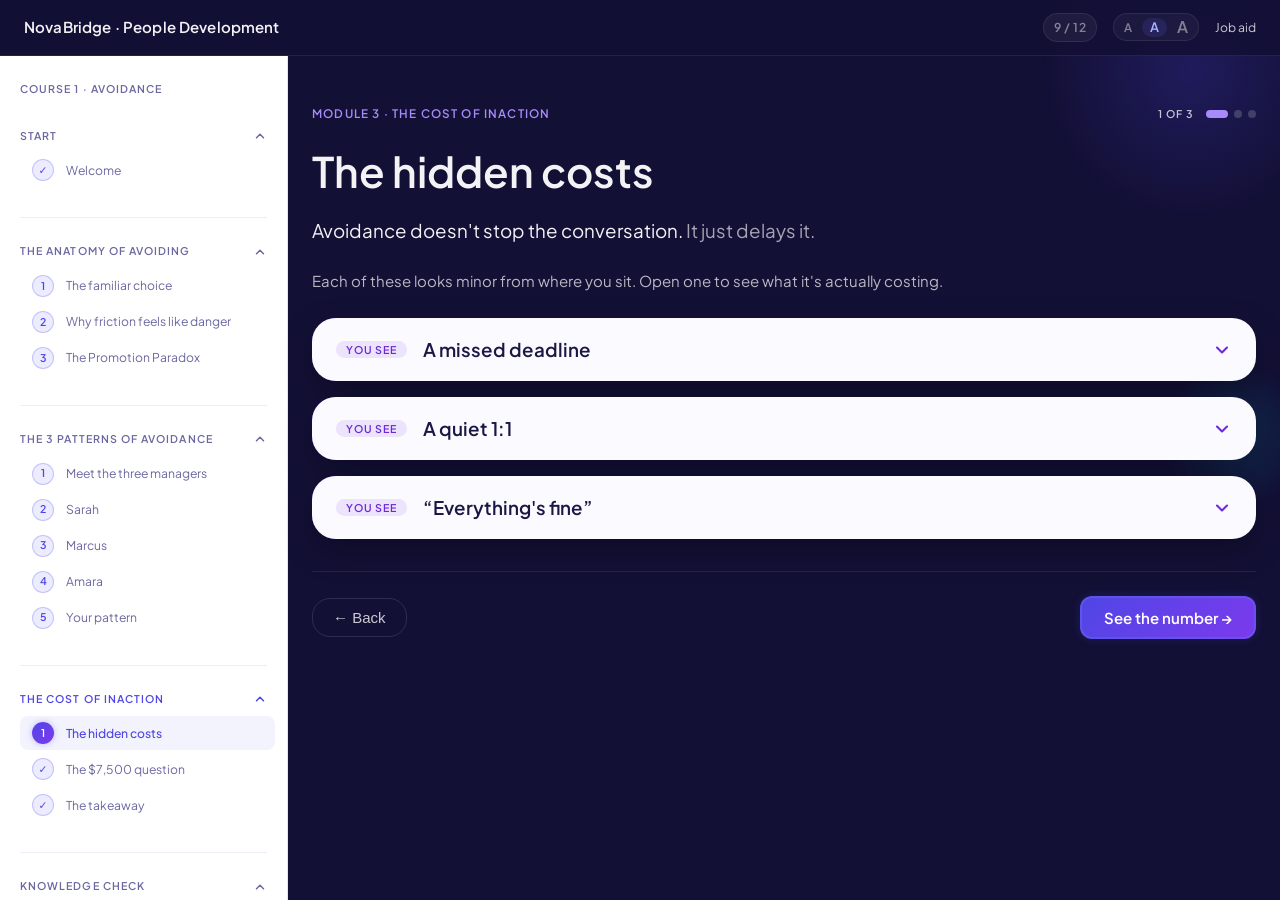
<file: stage3.html>
<!DOCTYPE html>
<html lang="en">
<head>
  <meta charset="UTF-8">
  <meta name="viewport" content="width=device-width, initial-scale=1.0">
  <title>Module 3 — The Cost of Inaction · NovaBridge</title>
  <link rel="stylesheet" href="tokens.css">
  <link href="https://fonts.googleapis.com/css2?family=Caveat:wght@500;700&display=swap" rel="stylesheet">
  <style>

    /* ─────────────────────────────────────────
       APP SHELL
    ───────────────────────────────────────── */
    .app-shell {
      display: flex;
      min-height: calc(100vh - var(--nav-height));
      position: relative;
      z-index: 1;
    }

    /* ─────────────────────────────────────────
       SIDEBAR
    ───────────────────────────────────────── */
    .sidebar {
      width: 288px;
      flex-shrink: 0;
      background: #ffffff;
      border-right: 1px solid #e5e3f0;
      position: sticky;
      top: var(--nav-height);
      height: calc(100vh - var(--nav-height));
      overflow-y: auto;
      padding: var(--space-6) 0 var(--space-10);
    }

    .sidebar-section {
      padding: 0 var(--space-5) var(--space-4);
      font-size: var(--text-2xs);
      font-weight: var(--weight-semi);
      letter-spacing: 0.10em;
      text-transform: uppercase;
      color: #6b67a0;
    }

    .sidebar-divider {
      height: 1px;
      background: #eeecf8;
      margin: var(--space-3) var(--space-5);
    }

    /* Module heading — caps label */
    .sidebar-module-heading {
      padding: var(--space-3) var(--space-5) var(--space-2);
      font-size: var(--text-2xs);
      font-weight: var(--weight-semi);
      letter-spacing: 0.10em;
      text-transform: uppercase;
      color: #6b67a0;
      cursor: pointer;
    }

    .sidebar-module-heading:hover {
      color: #6b67a0;
    }

    .sidebar-module-heading--active {
      color: var(--indigo-600);
    }

    /* Collapsible module toggle (same as stage2.html) */
    .sidebar-module-toggle {
      display: flex;
      align-items: center;
      justify-content: space-between;
      padding: var(--space-3) var(--space-5) var(--space-2);
      font-size: var(--text-2xs);
      font-weight: var(--weight-semi);
      letter-spacing: 0.10em;
      text-transform: uppercase;
      color: #6b67a0;
      cursor: pointer;
      user-select: none;
    }

    .sidebar-module-toggle:hover { color: #6b67a0; }
    .sidebar-module-toggle--active { color: var(--indigo-600); }

    .sidebar-chevron {
      transition: transform 0.25s ease;
      flex-shrink: 0;
    }

    .sidebar-module-toggle--open .sidebar-chevron { transform: rotate(180deg); }

    .sidebar-collapsible {
      max-height: 0;
      overflow: hidden;
      padding: 0 var(--space-3) 0 var(--space-5);
      transition: max-height 0.3s ease, padding 0.3s ease;
    }

    .sidebar-collapsible--open {
      max-height: 500px;
      padding: 0 var(--space-3) var(--space-4) var(--space-5);
    }

    .sidebar-item {
      display: flex;
      align-items: center;
      gap: var(--space-3);
      padding: 6px var(--space-3);
      border-radius: var(--radius-sm);
      font-size: var(--text-xs);
      color: #6b67a0;
      margin-bottom: 2px;
      cursor: pointer;
      transition: background var(--transition-fast), color var(--transition-fast);
      user-select: none;
    }

    .sidebar-item:hover {
      background: #f4f2fc;
      color: #3d3a6e;
    }

    .sidebar-item--done {
      color: #6b67a0;
    }

    .sidebar-item--done:hover {
      background: #f4f2fc;
      color: #3d3a6e;
    }

    .sidebar-item--active {
      color: var(--indigo-600);
      background: rgba(99,102,241,0.08);
      font-weight: var(--weight-medium);
    }

    /* Screen number / check circle */
    .sidebar-step-num {
      width: 22px;
      height: 22px;
      border-radius: 50%;
      display: flex;
      align-items: center;
      justify-content: center;
      font-size: var(--text-2xs);
      font-weight: var(--weight-semi);
      flex-shrink: 0;
      background: #f0eef8;
      color: #6b67a0;
      border: 1px solid #e2e0f0;
      transition: background var(--transition-fast), color var(--transition-fast), border-color var(--transition-fast);
    }

    .sidebar-item--active .sidebar-step-num {
      background: var(--grad-primary);
      color: #fff;
      border-color: transparent;
      box-shadow: 0 0 6px rgba(99,102,241,0.4);
    }

    .sidebar-item--done .sidebar-step-num {
      background: rgba(99,102,241,0.12);
      color: var(--indigo-600);
      border-color: rgba(99,102,241,0.30);
    }

    /* ─────────────────────────────────────────
       CONTENT AREA
    ───────────────────────────────────────── */
    .content-area {
      flex: 1;
      min-width: 0;
      display: flex;
      justify-content: center;
      padding: var(--space-12) var(--space-6) var(--space-12);
    }

    .screen { display: none; max-width: 1075px; width: 100%; }
    .screen.active { display: block; }

    /* ─────────────────────────────────────────
       BREADCRUMB
    ───────────────────────────────────────── */
    .breadcrumb {
      font-size: var(--text-xxs);
      font-weight: var(--weight-semi);
      letter-spacing: 0.10em;
      text-transform: uppercase;
      color: var(--violet-400);
      margin-bottom: var(--space-5);
    }

    /* ─────────────────────────────────────────
       HEADINGS
    ───────────────────────────────────────── */
    .screen-title {
      font-size: clamp(28px, 4vw, 42px);
      font-weight: var(--weight-semi);
      line-height: var(--leading-tight);
      color: var(--text-primary);
      margin-bottom: var(--space-4);
    }

    .screen-subtitle {
      font-size: var(--text-base);
      color: var(--text-secondary);
      line-height: var(--leading-base);
      max-width: 62ch;
      margin-bottom: var(--space-10);
    }

    /* ─────────────────────────────────────────
       MODULE 3 — same card system as Module 2.
       One neutral violet palette: these costs
       belong to every manager, not one character.
    ───────────────────────────────────────── */
    .cost-screen {
      --accent:      #a78bfa;
      --accent-soft: rgba(124,58,237,0.12);
      --accent-line: rgba(124,58,237,0.40);
      --accent-ink:  #6d28d9;
      --accent-wash: #f7f5ff;
      --accent-tint: #fbfaff;
      --accent-bar:  #7c3aed;
    }

    /* Meta row — breadcrumb left, step counter right */
    .ps-meta {
      display: flex;
      align-items: center;
      justify-content: space-between;
      flex-wrap: wrap;
      gap: var(--space-3);
      margin-bottom: var(--space-5);
    }

    .ps-meta .breadcrumb { margin-bottom: 0; }

    .ps-step {
      display: inline-flex;
      align-items: center;
      gap: var(--space-3);
      font-size: var(--text-2xs);
      font-weight: var(--weight-semi);
      letter-spacing: 0.10em;
      text-transform: uppercase;
      color: rgba(255,255,255,0.75);
    }

    .ps-dots { display: inline-flex; gap: 6px; }

    .ps-dots i {
      width: 8px;
      height: 8px;
      border-radius: var(--radius-pill);
      background: rgba(255,255,255,0.18);
    }

    .ps-dots i.is-active { width: 22px; background: var(--accent); }

    .cs-card {
      border-radius: var(--radius-xl);
      padding: var(--space-8);
      background: var(--accent-tint);
      box-shadow: inset 4px 0 0 var(--accent-bar), 0 12px 32px rgba(0,0,0,0.28);
    }

    /* ── 3.1 The hidden costs ─────────────── */
    .cs-lead {
      max-width: 46ch;
      margin-bottom: var(--space-5);
      color: var(--text-primary);
    }

    /* Second sentence of the lead-in, a step quieter */
    .cs-lead span { color: rgba(255,255,255,0.62); }

    .cs-prompt {
      margin-bottom: var(--space-6);
      font-size: var(--text-sm);
      color: rgba(255,255,255,0.7);
    }

    /* Accordion — the header is what a manager sees,
       the panel is the cost underneath it */
    .cs-acc {
      display: flex;
      flex-direction: column;
      gap: var(--space-4);
    }

    .cs-acc-item {
      border-radius: var(--radius-xl);
      overflow: hidden;
      box-shadow: inset 4px 0 0 var(--accent-bar), 0 12px 32px rgba(0,0,0,0.28);
    }

    .cs-acc-trigger {
      position: relative;
      width: 100%;
      padding: var(--space-5) var(--space-6);
      background: var(--accent-tint);
      border: 0;
      display: flex;
      align-items: center;
      gap: var(--space-4);
      font-family: var(--font);
      font-size: var(--text-base);
      font-weight: var(--weight-semi);
      color: #1a1745;
      text-align: left;
      cursor: pointer;
      transition: background 0.2s;
    }

    .cs-acc-trigger:hover { background: #f4f1ff; }

    .cs-acc-eyebrow {
      font-size: var(--text-2xs);
      font-weight: var(--weight-semi);
      letter-spacing: 0.08em;
      text-transform: uppercase;
      color: var(--accent-ink);
      background: var(--accent-soft);
      padding: 2px 10px;
      border-radius: var(--radius-pill);
      flex-shrink: 0;
    }

    .cs-acc-label { flex: 1; }

    .cs-acc-chevron {
      color: var(--accent-ink);
      display: flex;
      transition: transform 0.25s ease;
      flex-shrink: 0;
    }

    .cs-acc-trigger[aria-expanded="true"] .cs-acc-chevron { transform: rotate(180deg); }

    .cs-acc-panel {
      padding: var(--space-6);
      background: var(--accent-wash);
      border-top: 1px solid rgba(26,23,69,0.08);
    }

    .cs-acc-panel[hidden] { display: none; }

    .cs-acc-title {
      margin-bottom: var(--space-2);
      font-size: var(--text-sm);
      font-weight: var(--weight-semi);
      color: #1a1745;
    }

    .cs-acc-body {
      font-size: var(--text-sm);
      line-height: var(--leading-base);
      color: #4a4775;
    }

    .cs-acc-who {
      display: inline-block;
      margin-top: var(--space-4);
      padding: 3px 10px;
      border-radius: var(--radius-pill);
      border: 1px solid var(--accent-line);
      font-size: var(--text-2xs);
      font-weight: var(--weight-semi);
      letter-spacing: 0.06em;
      text-transform: uppercase;
      color: var(--accent-ink);
    }

    /* ── 3.2 The number ───────────────────── */
    .cs-question {
      margin-bottom: var(--space-5);
      font-size: var(--text-base);
      font-weight: var(--weight-semi);
      line-height: var(--leading-base);
      color: #1a1745;
    }

    .guess-btns {
      display: grid;
      grid-template-columns: repeat(5, 1fr);
      gap: var(--space-2);
    }

    .guess-btn {
      min-height: 48px;
      border-radius: var(--radius-lg);
      border: 1px solid var(--accent-line);
      background: #ffffff;
      color: #1a1745;
      font-family: var(--font);
      font-size: var(--text-sm);
      font-weight: var(--weight-semi);
      cursor: pointer;
      transition: border-color 0.15s, background 0.15s, opacity 0.15s, box-shadow 0.15s;
    }

    .guess-btn:not(:disabled):hover { border-color: var(--accent-bar); box-shadow: 0 2px 8px var(--accent-soft); }

    /* After a guess: the real answer fills, your pick keeps a ring, the rest fade */
    .guess-btns.is-locked .guess-btn { cursor: default; opacity: 0.4; box-shadow: none; }
    .guess-btns.is-locked .guess-btn.is-picked { opacity: 1; border: 2px solid var(--accent-bar); }
    .guess-btns.is-locked .guess-btn.is-answer {
      opacity: 1;
      border-color: var(--accent-bar);
      background: var(--accent-bar);
      color: #ffffff;
    }

    .cs-reveal {
      margin-top: var(--space-8);
      padding-top: var(--space-8);
      border-top: 1px solid rgba(26,23,69,0.08);
      animation: cs-in 0.4s ease;
    }

    .cs-reveal[hidden] { display: none; }

    .stat-number {
      font-size: clamp(48px, 7vw, 72px);
      font-weight: 700;
      line-height: 1;
      letter-spacing: -0.02em;
      color: var(--accent-ink);
      text-align: center;
    }

    .stat-sub {
      margin: var(--space-2) 0 var(--space-6);
      font-size: var(--text-sm);
      color: #4a4775;
      text-align: center;
    }

    .stat-line {
      font-size: var(--text-sm);
      line-height: var(--leading-base);
      color: #4a4775;
    }

    .stat-punch {
      margin-top: var(--space-2);
      font-size: clamp(22px, 2.6vw, 28px);
      font-weight: 700;
      line-height: 1.25;
      color: #1a1745;
    }

    .stat-source {
      margin-top: var(--space-6);
      font-size: var(--text-xs);
      color: #6b67a0;
    }

    @keyframes cs-in {
      from { opacity: 0; transform: translateY(6px); }
      to   { opacity: 1; transform: none; }
    }

    /* ── 3.3 The takeaway ─────────────────── */
    .sticky-wrap {
      display: flex;
      justify-content: center;
      padding: var(--space-8) 0 var(--space-6);
    }

    .sticky-note {
      position: relative;
      width: 100%;
      max-width: 480px;
      padding: var(--space-10) var(--space-8);
      border-radius: 2px;
      background: #fef08a;
      box-shadow:
        0 4px 6px rgba(0,0,0,0.07),
        0 14px 28px rgba(0,0,0,0.25),
        inset 0 -2px 4px rgba(0,0,0,0.04);
      transform: rotate(-1.5deg);
    }

    /* Tape strip */
    .sticky-note::before {
      content: '';
      position: absolute;
      top: -10px;
      left: 50%;
      transform: translateX(-50%);
      width: 64px;
      height: 22px;
      border-radius: 2px;
      border: 1px solid rgba(200,200,150,0.4);
      background: rgba(255,255,255,0.55);
    }

    .sticky-text {
      font-family: 'Caveat', cursive;
      font-size: 28px;
      font-weight: 700;
      line-height: 1.35;
      color: #3d3000;
    }

    .sticky-text + .sticky-text { margin-top: var(--space-5); }

    @media (max-width: 768px) {
      .cs-card { padding: var(--space-6); }
      /* Label drops to its own line; chevron stays pinned top-right */
      .cs-acc-trigger { flex-wrap: wrap; gap: var(--space-2); padding-right: var(--space-10); }
      .cs-acc-label { flex: 1 0 100%; }
      .cs-acc-chevron { position: absolute; top: var(--space-5); right: var(--space-5); }
      .guess-btns { grid-template-columns: repeat(3, 1fr); }
    }

    @media (prefers-reduced-motion: reduce) {
      .cs-reveal { animation: none; }
    }

    /* ─────────────────────────────────────────
       BOTTOM NAV
    ───────────────────────────────────────── */
    .bottom-nav {
      display: flex;
      align-items: center;
      justify-content: space-between;
      margin-top: var(--space-8);
      padding-top: var(--space-6);
      border-top: 1px solid var(--border-subtle);
    }

    .bottom-nav-left { display: flex; align-items: center; gap: var(--space-4); }

    .btn-ghost {
      padding: 10px 20px;
      border-radius: var(--radius-lg);
      border: 1px solid var(--border-default);
      background: transparent;
      color: var(--text-secondary);
      font-size: var(--text-sm);
      cursor: pointer;
      transition: border-color 0.15s, color 0.15s;
    }

    .btn-ghost:hover { border-color: var(--indigo-400); color: var(--text-primary); }

    /* ─────────────────────────────────────────
       FADE UP
    ───────────────────────────────────────── */
    .fade-up {
      opacity: 0;
      transform: translateY(12px);
      transition: opacity 0.5s ease, transform 0.5s ease;
    }

    .fade-up.visible { opacity: 1; transform: translateY(0); }

    /* ─────────────────────────────────────────
       RESPONSIVE
    ───────────────────────────────────────── */
    @media (max-width: 768px) {
      .sidebar { display: none; }
      .content-area { padding: var(--space-8) var(--space-4); }
    }

  </style>
</head>
<body>

  <div class="bg-orbs">
    <div class="orb orb-1"></div>
    <div class="orb orb-2"></div>
    <div class="orb orb-3"></div>
  </div>

  <!-- ── Navigation ── -->
  <nav class="nav">
    <span class="nav-brand">NovaBridge &middot; People Development</span>
    <div style="display:flex;align-items:center;gap:var(--space-4);">
      <span class="nav-counter" id="nav-counter">9 / 12</span>
      <div class="text-toggle">
        <button class="text-toggle-btn text-toggle-btn--sm" data-size="text-sm">A</button>
        <button class="text-toggle-btn text-toggle-btn--md" data-size="text-md">A</button>
        <button class="text-toggle-btn text-toggle-btn--lg" data-size="text-lg">A</button>
      </div>
      <a href="job-aid.html" class="nav-link">Job aid</a>
    </div>
  </nav>

  <div class="app-shell">

    <!-- ═══════════════════════════════════════
         SIDEBAR
    ═══════════════════════════════════════ -->
    <aside class="sidebar">
      <div class="sidebar-section">Course 1 &middot; Avoidance</div>

      <!-- START — Welcome -->
      <div class="sidebar-module-toggle sidebar-module-toggle--open" onclick="toggleSidebarSection(this)">
        <span>Start</span>
        <svg class="sidebar-chevron" aria-hidden="true" viewBox="0 0 24 24" width="14" height="14" fill="none" stroke="currentColor" stroke-width="2.5" stroke-linecap="round" stroke-linejoin="round"><path d="M6 9l6 6 6-6"/></svg>
      </div>
      <div class="sidebar-screens sidebar-collapsible sidebar-collapsible--open">
        <div class="sidebar-item sidebar-item--done" onclick="window.location.href='index.html'">
          <div class="sidebar-step-num">✓</div>
          Welcome
        </div>
      </div>

      <div class="sidebar-divider"></div>

      <!-- Module 1 — ANATOMY -->
      <div class="sidebar-module-toggle sidebar-module-toggle--open" onclick="toggleSidebarSection(this)">
        <span>The Anatomy of Avoiding</span>
        <svg class="sidebar-chevron" aria-hidden="true" viewBox="0 0 24 24" width="14" height="14" fill="none" stroke="currentColor" stroke-width="2.5" stroke-linecap="round" stroke-linejoin="round"><path d="M6 9l6 6 6-6"/></svg>
      </div>
      <div class="sidebar-screens sidebar-collapsible sidebar-collapsible--open">
        <div class="sidebar-item sidebar-item--done" onclick="window.location.href='stage1.html'">
          <div class="sidebar-step-num">1</div>
          The familiar choice
        </div>
        <div class="sidebar-item sidebar-item--done" onclick="window.location.href='stage1.html'">
          <div class="sidebar-step-num">2</div>
          Why friction feels like danger
        </div>
        <div class="sidebar-item sidebar-item--done" onclick="window.location.href='stage1.html'">
          <div class="sidebar-step-num">3</div>
          The Promotion Paradox
        </div>
      </div>

      <div class="sidebar-divider"></div>

      <!-- Module 2 — PATTERNS -->
      <div class="sidebar-module-toggle sidebar-module-toggle--open" onclick="toggleSidebarSection(this)">
        <span>The 3 Patterns of Avoidance</span>
        <svg class="sidebar-chevron" aria-hidden="true" viewBox="0 0 24 24" width="14" height="14" fill="none" stroke="currentColor" stroke-width="2.5" stroke-linecap="round" stroke-linejoin="round"><path d="M6 9l6 6 6-6"/></svg>
      </div>
      <div class="sidebar-screens sidebar-collapsible sidebar-collapsible--open">
        <div class="sidebar-item sidebar-item--done" onclick="window.location.href='stage2.html'">
          <div class="sidebar-step-num">1</div>
          Meet the three managers
        </div>
        <div class="sidebar-item sidebar-item--done" onclick="window.location.href='stage2.html'">
          <div class="sidebar-step-num">2</div>
          Sarah
        </div>
        <div class="sidebar-item sidebar-item--done" onclick="window.location.href='stage2.html'">
          <div class="sidebar-step-num">3</div>
          Marcus
        </div>
        <div class="sidebar-item sidebar-item--done" onclick="window.location.href='stage2.html'">
          <div class="sidebar-step-num">4</div>
          Amara
        </div>
        <div class="sidebar-item sidebar-item--done" onclick="window.location.href='stage2.html'">
          <div class="sidebar-step-num">5</div>
          Your pattern
        </div>
      </div>

      <div class="sidebar-divider"></div>

      <!-- Module 3 — COST (active) -->
      <div class="sidebar-module-toggle sidebar-module-toggle--active sidebar-module-toggle--open" onclick="toggleSidebarSection(this)">
        <span>The Cost of Inaction</span>
        <svg class="sidebar-chevron" aria-hidden="true" viewBox="0 0 24 24" width="14" height="14" fill="none" stroke="currentColor" stroke-width="2.5" stroke-linecap="round" stroke-linejoin="round"><path d="M6 9l6 6 6-6"/></svg>
      </div>
      <div class="sidebar-screens sidebar-collapsible sidebar-collapsible--open">
        <div class="sidebar-item sidebar-item--active" id="sitem-0" data-screen="0">
          <div class="sidebar-step-num">1</div>
          The hidden costs
        </div>
        <div class="sidebar-item" id="sitem-1" data-screen="1">
          <div class="sidebar-step-num">2</div>
          The $7,500 question
        </div>
        <div class="sidebar-item" id="sitem-2" data-screen="2">
          <div class="sidebar-step-num">3</div>
          The takeaway
        </div>
      </div>

      <div class="sidebar-divider"></div>

      <!-- Module 4 — KNOWLEDGE CHECK -->
      <div class="sidebar-module-toggle sidebar-module-toggle--open" onclick="toggleSidebarSection(this)">
        <span>Knowledge Check</span>
        <svg class="sidebar-chevron" aria-hidden="true" viewBox="0 0 24 24" width="14" height="14" fill="none" stroke="currentColor" stroke-width="2.5" stroke-linecap="round" stroke-linejoin="round"><path d="M6 9l6 6 6-6"/></svg>
      </div>
      <div class="sidebar-screens sidebar-collapsible sidebar-collapsible--open">
        <div class="sidebar-item" onclick="window.location.href='stage4.html'">
          <div class="sidebar-step-num">1</div>
          Check your understanding
        </div>
      </div>

    </aside>

    <!-- ═══════════════════════════════════════
         MAIN CONTENT
    ═══════════════════════════════════════ -->
    <main class="content-area">

      <!-- ══════════════════════════════════
           SCREEN 3.1 — The hidden costs (9/13)
      ══════════════════════════════════ -->
      <div class="screen cost-screen active" id="screen-0">

        <div class="ps-meta fade-up">
          <div class="breadcrumb">MODULE 3 &middot; THE COST OF INACTION</div>
          <div class="ps-step">
            1 of 3
            <span class="ps-dots" aria-hidden="true"><i class="is-active"></i><i></i><i></i></span>
          </div>
        </div>

        <h1 class="screen-title fade-up">The hidden costs</h1>

        <p class="screen-subtitle cs-lead fade-up">
          Avoidance doesn't stop the conversation. <span>It just delays it.</span>
        </p>

        <p class="cs-prompt fade-up">Each of these looks minor from where you sit. Open one to see what it's actually costing.</p>

        <div class="cs-acc fade-up">

          <div class="cs-acc-item">
            <button class="cs-acc-trigger" aria-expanded="false" onclick="toggleCost(this)">
              <span class="cs-acc-eyebrow">You see</span>
              <span class="cs-acc-label">A missed deadline</span>
              <span class="cs-acc-chevron" aria-hidden="true"><svg viewBox="0 0 24 24" width="20" height="20" fill="none" stroke="currentColor" stroke-width="2.5" stroke-linecap="round" stroke-linejoin="round"><path d="M6 9l6 6 6-6"/></svg></span>
            </button>
            <div class="cs-acc-panel" hidden>
              <div class="cs-acc-title">Teammates quietly cover the gap</div>
              <p class="cs-acc-body">The work still ships, so nothing looks broken. The cost lands on the people absorbing it.</p>
              <span class="cs-acc-who">The team pays</span>
            </div>
          </div>

          <div class="cs-acc-item">
            <button class="cs-acc-trigger" aria-expanded="false" onclick="toggleCost(this)">
              <span class="cs-acc-eyebrow">You see</span>
              <span class="cs-acc-label">A quiet 1:1</span>
              <span class="cs-acc-chevron" aria-hidden="true"><svg viewBox="0 0 24 24" width="20" height="20" fill="none" stroke="currentColor" stroke-width="2.5" stroke-linecap="round" stroke-linejoin="round"><path d="M6 9l6 6 6-6"/></svg></span>
            </button>
            <div class="cs-acc-panel" hidden>
              <div class="cs-acc-title">Problems stop reaching you</div>
              <p class="cs-acc-body">People stop raising issues with you. What does reach you arrives late, when it's expensive to fix.</p>
              <span class="cs-acc-who">You pay</span>
            </div>
          </div>

          <div class="cs-acc-item">
            <button class="cs-acc-trigger" aria-expanded="false" onclick="toggleCost(this)">
              <span class="cs-acc-eyebrow">You see</span>
              <span class="cs-acc-label">&ldquo;Everything's fine&rdquo;</span>
              <span class="cs-acc-chevron" aria-hidden="true"><svg viewBox="0 0 24 24" width="20" height="20" fill="none" stroke="currentColor" stroke-width="2.5" stroke-linecap="round" stroke-linejoin="round"><path d="M6 9l6 6 6-6"/></svg></span>
            </button>
            <div class="cs-acc-panel" hidden>
              <div class="cs-acc-title">Good people start looking</div>
              <p class="cs-acc-body">The ones carrying the extra load update their LinkedIn. You find out when they resign.</p>
              <span class="cs-acc-who">The organization pays</span>
            </div>
          </div>

        </div>

        <div class="bottom-nav fade-up">
          <div class="bottom-nav-left">
            <button class="btn-ghost" onclick="window.location.href='stage2.html'">← Back</button>
          </div>
          <button class="btn btn--primary" onclick="goToScreen(1)">
            See the number →
            <span class="btn-pulse-ring"></span>
          </button>
        </div>

      </div><!-- /#screen-0 -->


      <!-- ══════════════════════════════════
           SCREEN 3.2 — The $7,500 question (10/13)
      ══════════════════════════════════ -->
      <div class="screen cost-screen" id="screen-1">

        <div class="ps-meta fade-up">
          <div class="breadcrumb">MODULE 3 &middot; THE COST OF INACTION</div>
          <div class="ps-step">
            2 of 3
            <span class="ps-dots" aria-hidden="true"><i></i><i class="is-active"></i><i></i></span>
          </div>
        </div>

        <h1 class="screen-title fade-up" style="margin-bottom: var(--space-8);">What does one avoided conversation cost?</h1>

        <div class="cs-card fade-up">
          <p class="cs-question">Researchers asked employees what one avoided conversation costs their organization. What was the average estimate?</p>

          <div class="guess-btns" id="guess-btns">
            <button class="guess-btn" onclick="makeGuess(this)">$500</button>
            <button class="guess-btn" onclick="makeGuess(this)">$1,500</button>
            <button class="guess-btn" onclick="makeGuess(this)">$3,500</button>
            <button class="guess-btn" data-answer onclick="makeGuess(this)">$7,500</button>
            <button class="guess-btn" onclick="makeGuess(this)">$15,000</button>
          </div>

          <div class="cs-reveal" id="stat-reveal" aria-live="polite" hidden>
            <div class="stat-number">$7,500</div>
            <p class="stat-sub">and more than seven workdays</p>
            <p class="stat-line">Not every terminated employee. Not every resignation.</p>
            <p class="stat-punch">Every. Avoided. Conversation.</p>
            <p class="stat-source">Source: VitalSmarts (now Crucial Learning), <em>Costly Conversations</em> study, 2016.</p>
          </div>
        </div>

        <div class="bottom-nav fade-up">
          <div class="bottom-nav-left">
            <button class="btn-ghost" onclick="goToScreen(0)">← Back</button>
          </div>
          <button class="btn btn--primary" id="next-stat" onclick="goToScreen(2)" disabled>
            One more thing →
            <span class="btn-pulse-ring"></span>
          </button>
        </div>

      </div><!-- /#screen-1 -->


      <!-- ══════════════════════════════════
           SCREEN 3.3 — The takeaway (11/13)
      ══════════════════════════════════ -->
      <div class="screen cost-screen" id="screen-2">

        <div class="ps-meta fade-up">
          <div class="breadcrumb">MODULE 3 &middot; THE COST OF INACTION</div>
          <div class="ps-step">
            3 of 3
            <span class="ps-dots" aria-hidden="true"><i></i><i></i><i class="is-active"></i></span>
          </div>
        </div>

        <div class="sticky-wrap fade-up">
          <div class="sticky-note">
            <p class="sticky-text">The goal is not to stop feeling nervous.</p>
            <p class="sticky-text">The goal is to notice when nervousness is making the decision for you.</p>
          </div>
        </div>

        <div class="bottom-nav fade-up">
          <div class="bottom-nav-left">
            <button class="btn-ghost" onclick="goToScreen(1)">← Back</button>
          </div>
          <button class="btn btn--primary" onclick="window.location.href='stage4.html'">
            Check your understanding →
            <span class="btn-pulse-ring"></span>
          </button>
        </div>

      </div><!-- /#screen-2 -->

    </main>
  </div><!-- /.app-shell -->

  <script src="a11y.js"></script>
  <script src="text-size.js"></script>
  <script>

    // ── State ────────────────────────────────────────────────────────
    const TOTAL_SCREENS = 3;
    const NAV_OFFSETS   = [9, 10, 11];

    // Every screen is reachable from the sidebar
    const reached = new Set([0, 1, 2]);

    // ── Navigation ───────────────────────────────────────────────────
    function goToScreen(idx) {
      document.querySelectorAll('.screen').forEach(s => s.classList.remove('active'));
      document.getElementById('screen-' + idx).classList.add('active');
      reached.add(idx);

      document.getElementById('nav-counter').textContent = NAV_OFFSETS[idx] + ' / 12';

      document.querySelectorAll('#screen-' + idx + ' .fade-up').forEach((el, i) => {
        el.classList.remove('visible');
        requestAnimationFrame(() => requestAnimationFrame(() => {
          setTimeout(() => el.classList.add('visible'), 80 + i * 100);
        }));
      });

      setSidebarState(idx);
      window.scrollTo({ top: 0, behavior: 'smooth' });
    }

    // ── Sidebar ──────────────────────────────────────────────────────
    function setSidebarState(activeIdx) {
      for (let i = 0; i < TOTAL_SCREENS; i++) {
        const el = document.getElementById('sitem-' + i);
        if (!el) continue;
        const num = el.querySelector('.sidebar-step-num');

        el.classList.remove('sidebar-item--active', 'sidebar-item--done');

        if (i === activeIdx) {
          el.classList.add('sidebar-item--active');
          num.textContent = i + 1;
          el.style.cursor = 'default';
          el.onclick = null;
        } else if (reached.has(i)) {
          el.classList.add('sidebar-item--done');
          num.textContent = '✓';
          el.style.cursor = 'pointer';
          el.onclick = () => goToScreen(i);
        } else {
          num.textContent = i + 1;
          el.style.cursor = 'default';
          el.onclick = null;
        }
      }
    }

    // ── Guess interaction ─────────────────────────────────────────────
    // One guess, then the real answer fills and the stat appears.
    // No right/wrong styling — the guess only sets up the reveal.
    function makeGuess(btn) {
      const group = document.getElementById('guess-btns');
      if (group.classList.contains('is-locked')) return;

      group.classList.add('is-locked');
      group.querySelectorAll('.guess-btn').forEach(b => {
        b.disabled = true;
        if (b.hasAttribute('data-answer')) b.classList.add('is-answer');
      });
      btn.classList.add('is-picked');

      setTimeout(() => {
        document.getElementById('stat-reveal').hidden = false;
        document.getElementById('next-stat').disabled = false;
      }, 300);
    }

    // ── Cost accordion (3.1) ────────────────────────────────────────
    function toggleCost(btn) {
      const panel = btn.nextElementSibling;
      const isOpen = btn.getAttribute('aria-expanded') === 'true';
      btn.setAttribute('aria-expanded', String(!isOpen));
      panel.hidden = isOpen;
    }

    // ── Sidebar collapsible toggle ──────────────────────────────────
    function toggleSidebarSection(toggle) {
      const screens = toggle.nextElementSibling;
      if (!screens || !screens.classList.contains('sidebar-collapsible')) return;
      screens.classList.toggle('sidebar-collapsible--open');
      toggle.classList.toggle('sidebar-module-toggle--open');
    }

    // ── Boot ─────────────────────────────────────────────────────────
    // stage3.html#2 opens screen 3.3 directly (used by other pages' sidebars)
    document.addEventListener('DOMContentLoaded', () => {
      const start = parseInt(location.hash.slice(1), 10);
      if (start > 0 && start < TOTAL_SCREENS) {
        goToScreen(start);
        return;
      }

      document.querySelectorAll('#screen-0 .fade-up').forEach((el, i) => {
        setTimeout(() => el.classList.add('visible'), 120 + i * 120);
      });

      setSidebarState(0);
    });

  </script>

</body>
</html>
</file>
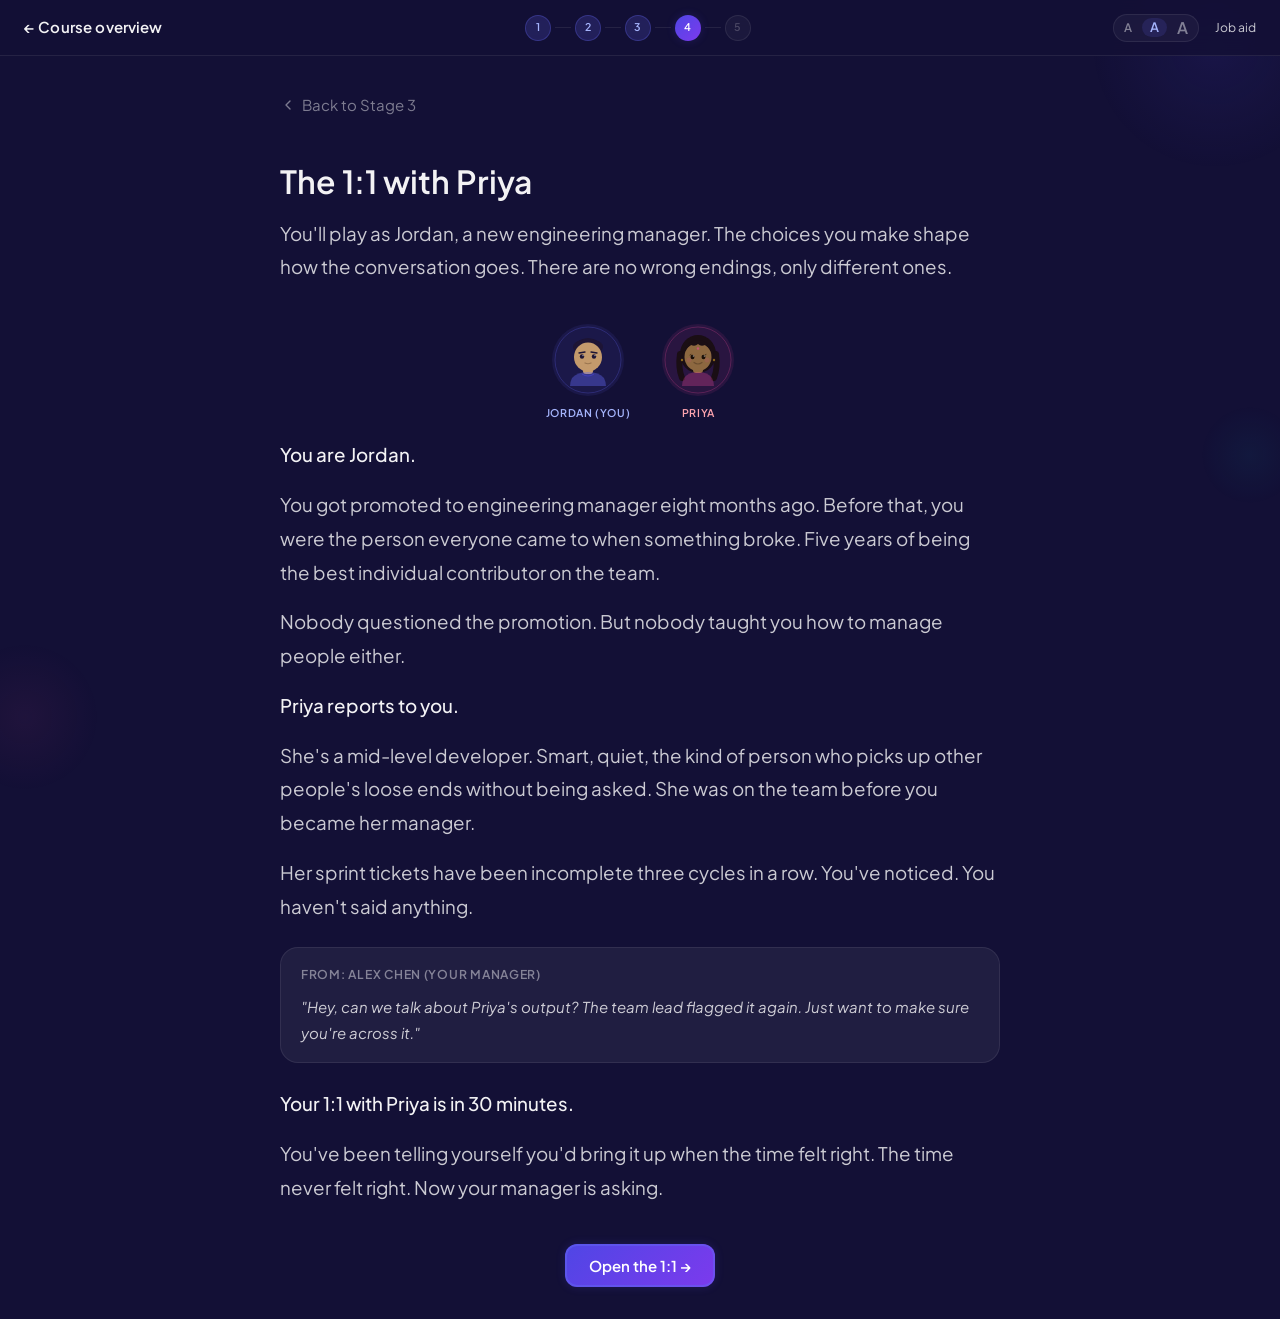
<file: stage4-simulation-course2.html>
<!DOCTYPE html>
<html lang="en">
<head>
  <meta charset="UTF-8">
  <meta name="viewport" content="width=device-width, initial-scale=1.0">
  <title>Stage 4 — Practice · NovaBridge</title>
  <link rel="stylesheet" href="tokens.css">
  <style>
    .stage-page { position: relative; z-index: 1; padding: var(--space-8) var(--space-4); }
    .stage-container { max-width: var(--max-width-course); margin: 0 auto; width: 100%; }
    .screen { display: none; }
    .screen.active { display: block; }

    /* ── Setup screens ── */
    .setup-narration p {
      font-size: var(--text-base); color: var(--text-secondary);
      line-height: var(--leading-loose); margin-bottom: var(--space-4);
    }
    .setup-narration .emphasis {
      color: var(--text-primary); font-weight: var(--weight-medium);
    }

    /* ── Slack notification ── */
    .slack-msg {
      background: var(--bg-glass); border: 1px solid var(--border-subtle);
      border-radius: var(--radius-lg); padding: var(--space-4) var(--space-5);
      margin: var(--space-6) 0;
    }
    .slack-from {
      font-size: var(--text-xs); font-weight: var(--weight-semi);
      color: var(--text-tertiary); margin-bottom: var(--space-2);
      text-transform: uppercase; letter-spacing: 0.06em;
    }
    .slack-text {
      font-size: var(--text-sm); color: var(--text-secondary);
      line-height: var(--leading-base); font-style: italic;
    }

    /* ── Sim wrapper ── */
    .sim-wrap {
      border-radius: var(--radius-xl); overflow: hidden;
      border: 1px solid var(--border-subtle); background: rgba(255,255,255,0.02);
    }

    /* ── Back / action buttons ── */
    .btn-back {
      display: inline-flex; align-items: center; gap: 6px;
      background: none; border: none; font-family: var(--font);
      font-size: var(--text-sm); color: var(--text-tertiary);
      cursor: pointer; padding: 4px 0; margin-bottom: var(--space-4);
      transition: color var(--transition-fast); text-decoration: none;
    }
    .btn-back:hover { color: var(--text-secondary); }
    .btn-back svg {
      width: 16px; height: 16px; stroke: currentColor;
      fill: none; stroke-width: 2; stroke-linecap: round; stroke-linejoin: round;
    }
    .stage-action { text-align: center; padding-top: var(--space-6); }

    /* ── Debrief screens ── */
    .debrief-text {
      font-size: var(--text-base); color: var(--text-secondary);
      line-height: var(--leading-loose); margin-bottom: var(--space-4);
    }
    .debrief-emphasis {
      color: var(--text-primary); font-weight: var(--weight-medium);
    }
    .debrief-quote {
      font-size: var(--text-lg); color: var(--text-primary);
      font-style: italic; text-align: center;
      padding: var(--space-6) 0; font-weight: var(--weight-medium);
    }

    /* ── Timeline (avoid path) ── */
    .timeline { margin: var(--space-6) 0; }
    .tl-item {
      padding: var(--space-4) var(--space-5);
      border-left: 2px solid var(--border-default);
      margin-left: var(--space-3);
      margin-bottom: var(--space-4);
      opacity: 0; transform: translateY(8px);
      transition: opacity 0.5s ease, transform 0.5s ease;
    }
    .tl-item.visible { opacity: 1; transform: translateY(0); }
    .tl-day {
      font-size: var(--text-xs); font-weight: var(--weight-semi);
      color: var(--rose-300); text-transform: uppercase;
      letter-spacing: 0.06em; margin-bottom: var(--space-2);
    }
    .tl-text {
      font-size: var(--text-sm); color: var(--text-secondary);
      line-height: var(--leading-base);
    }
    .tl-text em { color: var(--text-primary); font-style: normal; font-weight: var(--weight-medium); }

    /* ── ONAA pills ── */
    .onaa-pills {
      display: flex; flex-wrap: wrap; justify-content: center;
      gap: var(--space-2); margin: var(--space-5) 0;
    }

    /* ── AI coaching card ── */
    .coaching-placeholder {
      text-align: center; padding: var(--space-6) 0;
    }
    .coaching-placeholder p {
      font-size: var(--text-sm); color: var(--text-tertiary);
      font-style: italic;
    }

    /* ── Fade ── */
    .fade-up {
      opacity: 0; transform: translateY(12px);
      transition: opacity 0.6s ease, transform 0.6s ease;
    }
    .fade-up.visible { opacity: 1; transform: translateY(0); }

    @media (max-width: 480px) {
      .stage-page { padding: var(--space-5) var(--space-4); }
    }
  </style>
</head>
<body>

  <div class="bg-orbs" data-stage="4">
    <div class="orb orb-1"></div><div class="orb orb-2"></div><div class="orb orb-3"></div>
  </div>

  <nav class="nav">
    <a href="index.html" class="nav-brand nav-link" style="font-size:var(--text-sm);font-weight:var(--weight-semi);color:var(--text-primary);text-decoration:none;">&larr; Course overview</a>
    <div class="progress-nav">
      <div class="prog-dot prog-dot--done">1</div><div class="prog-line"></div>
      <div class="prog-dot prog-dot--done">2</div><div class="prog-line"></div>
      <div class="prog-dot prog-dot--done">3</div><div class="prog-line"></div>
      <div class="prog-dot prog-dot--active">4</div><div class="prog-line"></div>
      <div class="prog-dot prog-dot--upcoming">5</div>
    </div>
    <div style="display:flex;align-items:center;gap:var(--space-4);">
      <div class="text-toggle">
        <button class="text-toggle-btn text-toggle-btn--sm" data-size="text-sm">A</button>
        <button class="text-toggle-btn text-toggle-btn--md" data-size="text-md">A</button>
        <button class="text-toggle-btn text-toggle-btn--lg" data-size="text-lg">A</button>
      </div>
      <a href="job-aid.html" class="nav-link">Job aid</a>
    </div>
  </nav>

  <!-- SVG character definitions -->
  <svg xmlns="http://www.w3.org/2000/svg" style="display:none;">
    <defs>
      <!-- Jordan — indigo/violet, short neat hair, clean-shaven, confident but new to management -->
      <symbol id="icon-jordan" viewBox="0 0 72 72">
        <circle cx="36" cy="36" r="36" fill="rgba(99,102,241,0.10)"/>
        <circle cx="36" cy="36" r="33" fill="none" stroke="rgba(99,102,241,0.25)" stroke-width="1"/>
        <!-- Hair -->
        <path d="M22 27 Q23 15 36 14 Q49 15 50 27 Q50 23 47 20 Q43 17 36 16 Q29 17 25 20 Q22 23 22 27Z" fill="#1e1535"/>
        <ellipse cx="36" cy="23" rx="15" ry="8" fill="#1e1535"/>
        <!-- Neck -->
        <rect x="31" y="44" width="10" height="6" rx="3" fill="#c49a6c"/>
        <!-- Shoulders / hoodie -->
        <path d="M20 54 Q25 48 36 48 Q47 48 52 54 Q54 58 54 62 L18 62 Q18 58 20 54Z" fill="rgba(99,102,241,0.40)"/>
        <!-- Hoodie collar -->
        <path d="M30 50 Q36 54 42 50" stroke="rgba(79,70,229,0.5)" stroke-width="1" fill="none"/>
        <!-- Face -->
        <ellipse cx="36" cy="33" rx="14" ry="14.5" fill="#c49a6c"/>
        <!-- Hair overlay -->
        <path d="M22 27 Q23 18 36 17 Q49 18 50 27 L50 24 Q49 16 36 15 Q23 16 22 24Z" fill="#1e1535"/>
        <!-- Eyebrows -->
        <path d="M27 29 L33 28" stroke="#1e1535" stroke-width="1.3" stroke-linecap="round"/>
        <path d="M39 28 L45 29" stroke="#1e1535" stroke-width="1.3" stroke-linecap="round"/>
        <!-- Eyes -->
        <ellipse cx="30" cy="32.5" rx="2.2" ry="2.2" fill="#1e1535">
          <animate attributeName="ry" values="2.2;0.3;2.2" dur="4.5s" repeatCount="indefinite" begin="2.5s"/>
        </ellipse>
        <ellipse cx="42" cy="32.5" rx="2.2" ry="2.2" fill="#1e1535">
          <animate attributeName="ry" values="2.2;0.3;2.2" dur="4.5s" repeatCount="indefinite" begin="2.5s"/>
        </ellipse>
        <!-- Eye shine -->
        <circle cx="31" cy="31.5" r="0.8" fill="rgba(255,255,255,0.5)"/>
        <circle cx="43" cy="31.5" r="0.8" fill="rgba(255,255,255,0.5)"/>
        <!-- Slight smile -->
        <path d="M33 39 Q36 40.5 39 39" stroke="#9a7550" stroke-width="1.2" fill="none" stroke-linecap="round"/>
      </symbol>

      <!-- Priya — rose/pink, long dark hair, warm expression -->
      <symbol id="icon-priya" viewBox="0 0 72 72">
        <circle cx="36" cy="36" r="36" fill="rgba(236,72,153,0.10)"/>
        <circle cx="36" cy="36" r="33" fill="none" stroke="rgba(236,72,153,0.25)" stroke-width="1"/>
        <!-- Hair back (long, dark) -->
        <ellipse cx="36" cy="30" rx="18" ry="19" fill="#1a0e14"/>
        <!-- Hair sides flowing down -->
        <path d="M18 30 Q16 44 20 54" stroke="#1a0e14" stroke-width="6" fill="none" stroke-linecap="round"/>
        <path d="M54 30 Q56 44 52 54" stroke="#1a0e14" stroke-width="6" fill="none" stroke-linecap="round"/>
        <!-- Neck -->
        <rect x="31" y="43" width="10" height="6" rx="3" fill="#8d6840"/>
        <!-- Shoulders -->
        <path d="M22 54 Q26 48 36 48 Q46 48 50 54 Q52 58 52 62 L20 62 Q20 58 22 54Z" fill="rgba(236,72,153,0.30)"/>
        <!-- Face -->
        <ellipse cx="36" cy="33" rx="13.5" ry="14" fill="#8d6840"/>
        <!-- Hair front (parted) -->
        <path d="M23 27 Q25 17 36 16 Q47 17 49 27 Q47 23 43 21 Q39 23 36 20 Q33 23 29 21 Q25 23 23 27Z" fill="#1a0e14"/>
        <!-- Bindi -->
        <circle cx="36" cy="24.5" r="1.2" fill="rgba(236,72,153,0.6)"/>
        <!-- Eyes -->
        <ellipse cx="30.5" cy="33" rx="2" ry="2.3" fill="#1a0e06">
          <animate attributeName="ry" values="2.3;0.3;2.3" dur="3.8s" repeatCount="indefinite" begin="1.8s"/>
        </ellipse>
        <ellipse cx="41.5" cy="33" rx="2" ry="2.3" fill="#1a0e06">
          <animate attributeName="ry" values="2.3;0.3;2.3" dur="3.8s" repeatCount="indefinite" begin="1.8s"/>
        </ellipse>
        <!-- Eye shine -->
        <circle cx="31.5" cy="32" r="0.8" fill="rgba(255,255,255,0.55)"/>
        <circle cx="42.5" cy="32" r="0.8" fill="rgba(255,255,255,0.55)"/>
        <!-- Eyelashes hint -->
        <path d="M28 31 L29 30.5" stroke="#1a0e06" stroke-width="0.6" stroke-linecap="round"/>
        <path d="M44 30.5 L43 31" stroke="#1a0e06" stroke-width="0.6" stroke-linecap="round"/>
        <!-- Warm smile -->
        <path d="M32 38.5 Q36 41.5 40 38.5" stroke="#6b4e30" stroke-width="1.2" fill="none" stroke-linecap="round"/>
        <!-- Slight blush -->
        <circle cx="27" cy="36" r="2.5" fill="rgba(236,72,153,0.12)"/>
        <circle cx="45" cy="36" r="2.5" fill="rgba(236,72,153,0.12)"/>
        <!-- Earrings -->
        <circle cx="20" cy="36" r="1.2" fill="rgba(251,191,36,0.5)"/>
        <circle cx="52" cy="36" r="1.2" fill="rgba(251,191,36,0.5)"/>
      </symbol>
    </defs>
  </svg>

  <main class="stage-page">
    <div class="stage-container">

      <!-- ============================================
           SCREEN 4.1 — Setup
           ============================================ -->
      <div class="screen active" id="screen-setup">
        <a href="stage3.html" class="btn-back">
          <svg viewBox="0 0 24 24"><polyline points="15 18 9 12 15 6"/></svg>
          Back to Stage 3
        </a>

        <h1 class="fade-up" style="font-size:var(--text-2xl);font-weight:var(--weight-semi);color:var(--text-primary);margin-bottom:var(--space-2);margin-top:var(--space-4);">The 1:1 with Priya</h1>

        <p class="fade-up" style="font-size:var(--text-base);color:var(--text-secondary);margin-bottom:var(--space-6);max-width:100%;">You'll play as Jordan, a new engineering manager. The choices you make shape how the conversation goes. There are no wrong endings, only different ones.</p>

        <div style="display:flex;justify-content:center;gap:var(--space-8);padding:var(--space-4) 0;" class="fade-up" id="setup-chars">
          <div style="display:flex;flex-direction:column;align-items:center;gap:var(--space-2);">
            <svg width="72" height="72"><use href="#icon-jordan"/></svg>
            <span style="font-size:var(--text-2xs);font-weight:var(--weight-semi);letter-spacing:0.06em;text-transform:uppercase;color:var(--indigo-300);">Jordan (you)</span>
          </div>
          <div style="display:flex;flex-direction:column;align-items:center;gap:var(--space-2);">
            <svg width="72" height="72"><use href="#icon-priya"/></svg>
            <span style="font-size:var(--text-2xs);font-weight:var(--weight-semi);letter-spacing:0.06em;text-transform:uppercase;color:var(--rose-300);">Priya</span>
          </div>
        </div>

        <div class="setup-narration fade-up" id="setup-n1">
          <p class="emphasis">You are Jordan.</p>
          <p>You got promoted to engineering manager eight months ago. Before that, you were the person everyone came to when something broke. Five years of being the best individual contributor on the team.</p>
          <p>Nobody questioned the promotion. But nobody taught you how to manage people either.</p>
        </div>

        <div class="setup-narration fade-up" id="setup-n1b">
          <p class="emphasis">Priya reports to you.</p>
          <p>She's a mid-level developer. Smart, quiet, the kind of person who picks up other people's loose ends without being asked. She was on the team before you became her manager.</p>
          <p>Her sprint tickets have been incomplete three cycles in a row. You've noticed. You haven't said anything.</p>
        </div>

        <div class="slack-msg fade-up" id="setup-slack">
          <div class="slack-from">From: Alex Chen (your manager)</div>
          <div class="slack-text">"Hey, can we talk about Priya's output? The team lead flagged it again. Just want to make sure you're across it."</div>
        </div>

        <div class="setup-narration fade-up" id="setup-n2">
          <p class="emphasis">Your 1:1 with Priya is in 30 minutes.</p>
          <p>You've been telling yourself you'd bring it up when the time felt right. The time never felt right. Now your manager is asking.</p>
        </div>

        <div class="stage-action fade-up" id="setup-cta">
          <button class="btn btn--primary" id="btn-open-sim">
            Open the 1:1 &rarr;
            <span class="btn-pulse-ring"></span>
          </button>
        </div>
      </div>

      <!-- ============================================
           SCREEN 4.2 — Simulation
           ============================================ -->
      <div class="screen" id="screen-sim">
        <div class="sim-wrap">
          <!-- Header -->
          <div class="sim-header">
            <svg width="32" height="32" style="flex-shrink:0;"><use href="#icon-priya"/></svg>
            <div>
              <div style="font-size:var(--text-sm);font-weight:var(--weight-medium);color:var(--text-primary);">Priya Rajan</div>
              <div style="font-size:var(--text-xs);color:var(--text-tertiary);">1:1 &middot; Thursday 2:00pm</div>
            </div>
            <div style="margin-left:auto;">
              <div class="sim-progress">
                <div class="sim-progress-bar"><div class="sim-progress-fill" id="sim-progress-fill" style="width:33%"></div></div>
                <div class="sim-progress-label" id="sim-progress-label">Step 1 of 3</div>
              </div>
            </div>
          </div>

          <!-- Chat area -->
          <div class="chat-area" id="chat-area">
            <!-- Messages injected by JS -->
          </div>

          <!-- Choice area -->
          <div class="choice-area" id="choice-area">
            <!-- Choices injected by JS -->
          </div>
        </div>
      </div>

      <!-- ============================================
           DEBRIEF SCREENS — one per path
           ============================================ -->

      <!-- Avoid path -->
      <div class="screen" id="screen-avoid">
        <div class="chat-sys fade-up" id="avoid-sys" style="font-size:var(--text-sm);padding:var(--space-4) 0;">The conversation you didn't have.</div>

        <div class="timeline" id="avoid-timeline">
          <div class="tl-item" data-delay="0">
            <div class="tl-day">Day 3</div>
            <div class="tl-text">Your manager follows up: <em>"Did you get a chance to talk to Priya? Team lead flagged two more incomplete tickets this sprint."</em><br>You reply: "Yeah, we chatted. Keeping an eye on it."</div>
          </div>
          <div class="tl-item" data-delay="1500">
            <div class="tl-day">Day 7</div>
            <div class="tl-text">Priya misses a client-facing deliverable. The account manager escalates directly to your manager. <em>You find out in a Slack channel with six other people in it.</em></div>
          </div>
          <div class="tl-item" data-delay="3000">
            <div class="tl-day">Day 10</div>
            <div class="tl-text">Your manager calls a meeting. Tone: measured, not hostile. Message: <em>"I need you to have a documented conversation with Priya this week. If this continues, HR will be involved."</em><br>The conversation you avoided for two weeks now has to happen under formal pressure.</div>
          </div>
          <div class="tl-item" data-delay="4500">
            <div class="tl-day">Day 14</div>
            <div class="tl-text">You have the conversation. It is reactive, defensive, and short. <em>Priya didn't know she was being documented. She feels ambushed.</em><br>After the meeting she sits at her desk for a while. Then she opens LinkedIn.</div>
          </div>
        </div>

        <div class="debrief-text fade-up" id="avoid-reveal" style="text-align:center;margin-top:var(--space-6);">
          <p>Priya had been covering for a colleague on leave for six weeks.<br>She never told anyone &mdash; because no one asked.</p>
          <p>Six weeks after this conversation, she accepted an offer at another company.</p>
          <p class="debrief-emphasis">Jordan never found out what was actually going on.</p>
        </div>

        <div class="typo-moment fade-up" id="avoid-quote">
          <div class="typo-moment-text typo-moment-text--rose">"I kept waiting for someone to ask."</div>
        </div>

        <div id="avoid-reflect" class="fade-up">
          <div class="reflect-card">
            <div class="reflect-label">Before you see your coaching note</div>
            <p style="font-size:var(--text-base);color:var(--text-primary);line-height:var(--leading-base);margin-bottom:var(--space-3);">Think about the conversation you had in mind at the start of this course. What do you now understand about why you've been avoiding it?</p>
            <textarea class="reflect-input" id="reflect-avoid" placeholder="Take a moment. This is just for you." rows="3"></textarea>
            <p style="font-size:var(--text-xs);color:var(--text-tertiary);margin-top:var(--space-2);">Nothing you write here is submitted or scored.</p>
          </div>
        </div>

        <div class="onaa-pills fade-up" id="avoid-pills"></div>

        <div class="stage-action fade-up" id="avoid-cta">
          <button class="btn btn--ghost" onclick="location.reload()">Try again &nearr;</button>
          <button class="btn btn--primary" id="btn-continue-avoid" style="margin-left:var(--space-2);">Show me what would have helped &rarr;</button>
        </div>
      </div>

      <!-- Clumsy path -->
      <div class="screen" id="screen-clumsy">
        <div class="debrief-text fade-up" id="clumsy-sys">
          <p>Priya left the 1:1. The sprint check-ins started. The tickets continued to be incomplete.</p>
          <p>Six weeks later, the issue escalated to HR anyway &mdash; not because Priya wasn't trying, but because the real problem was never found.</p>
        </div>

        <div class="debrief-text fade-up" id="clumsy-reveal" style="text-align:center;">
          <p class="debrief-emphasis">Priya had been covering for a colleague on leave for six weeks.</p>
          <p>A planning check-in didn't fix a capacity problem.</p>
          <p class="debrief-emphasis">The question you didn't ask was the only thing that would have.</p>
        </div>

        <div id="clumsy-reflect" class="fade-up">
          <div class="reflect-card">
            <div class="reflect-label">Private reflection</div>
            <p style="font-size:var(--text-base);color:var(--text-primary);line-height:var(--leading-base);margin-bottom:var(--space-3);">What do you now understand about why you went to a solution before asking a question?</p>
            <textarea class="reflect-input" id="reflect-clumsy" placeholder="Take a moment. This is just for you." rows="3"></textarea>
          </div>
        </div>

        <div class="onaa-pills fade-up" id="clumsy-pills"></div>

        <div class="stage-action fade-up" id="clumsy-cta">
          <button class="btn btn--ghost" onclick="location.reload()">Try again &nearr;</button>
          <button class="btn btn--primary" id="btn-continue-clumsy" style="margin-left:var(--space-2);">Show me what would have helped &rarr;</button>
        </div>
      </div>

      <!-- Effective path -->
      <div class="screen" id="screen-effective">
        <div class="debrief-text fade-up" id="eff-text">
          <p class="debrief-emphasis">You asked.</p>
          <p>That's the thing most managers in Jordan's position don't do &mdash; not because they're bad managers, but because asking feels slower than solving.</p>
          <p>You asked anyway. And the conversation became something neither of you expected it to be.</p>
        </div>

        <div id="eff-reflect" class="fade-up">
          <div class="reflect-card">
            <div class="reflect-label">Private reflection</div>
            <p style="font-size:var(--text-base);color:var(--text-primary);line-height:var(--leading-base);margin-bottom:var(--space-3);">Think about the conversation you came in with. What's one thing you now know about it that you didn't know at the start?</p>
            <textarea class="reflect-input" id="reflect-eff" placeholder="Take a moment. This is just for you." rows="3"></textarea>
          </div>
        </div>

        <div class="onaa-pills fade-up" id="eff-pills"></div>

        <div class="stage-action fade-up" id="eff-cta">
          <button class="btn btn--primary" id="btn-continue-eff">Continue &rarr;<span class="btn-pulse-ring"></span></button>
        </div>
      </div>

      <!-- Almost A (took over) -->
      <div class="screen" id="screen-almostA">
        <div class="debrief-text fade-up" id="almA-text">
          <p class="debrief-emphasis">You found the real problem. That's the hardest part &mdash; and you got there.</p>
          <p>But the way you closed removed something important: Priya's role in the solution.</p>
          <p>When a manager solves a problem for someone rather than with them, the person learns to wait for the manager to solve the next one.</p>
        </div>

        <div id="almA-reflect" class="fade-up">
          <div class="reflect-card">
            <div class="reflect-label">Private reflection</div>
            <p style="font-size:var(--text-base);color:var(--text-primary);line-height:var(--leading-base);margin-bottom:var(--space-3);">What would "figuring it out together" have looked like in that specific moment?</p>
            <textarea class="reflect-input" placeholder="Take a moment." rows="3"></textarea>
          </div>
        </div>

        <div class="onaa-pills fade-up" id="almA-pills"></div>

        <div class="stage-action fade-up" id="almA-cta">
          <button class="btn btn--ghost" onclick="location.reload()">Try again &nearr;</button>
          <button class="btn btn--primary" id="btn-continue-almA" style="margin-left:var(--space-2);">Show me what would have helped &rarr;</button>
        </div>
      </div>

      <!-- Almost B (deferred) -->
      <div class="screen" id="screen-almostB">
        <div class="debrief-text fade-up" id="almB-text">
          <p class="debrief-emphasis">You asked the right question. Priya told you the real thing.</p>
          <p>And then the moment closed.</p>
          <p>A performance review date is three months away. What Priya needed was to know that what she'd said had mattered &mdash; right now, today, in this conversation.</p>
        </div>

        <div id="almB-reflect" class="fade-up">
          <div class="reflect-card">
            <div class="reflect-label">Private reflection</div>
            <p style="font-size:var(--text-base);color:var(--text-primary);line-height:var(--leading-base);margin-bottom:var(--space-3);">What would a specific next step have looked like &mdash; something that showed Priya her honesty had been heard?</p>
            <textarea class="reflect-input" placeholder="Take a moment." rows="3"></textarea>
          </div>
        </div>

        <div class="onaa-pills fade-up" id="almB-pills"></div>

        <div class="stage-action fade-up" id="almB-cta">
          <button class="btn btn--ghost" onclick="location.reload()">Try again &nearr;</button>
          <button class="btn btn--primary" id="btn-continue-almB" style="margin-left:var(--space-2);">Show me what would have helped &rarr;</button>
        </div>
      </div>

    </div>
  </main>

  <script src="text-size.js"></script>
  <script src="tracker.js"></script>
  <script src="onaa-ref.js"></script>
  <script>
    NBTracker.stageReached(4);

    // ── State ──
    const state = { dp1: '', dp2: '', dp3: '', onaaUsed: [], path: '' };

    // ── Helpers ──
    function reveal(el) { if (typeof el === 'string') el = document.getElementById(el); el.classList.add('visible'); }

    function revealScreen(id, delay) {
      const screen = document.getElementById(id);
      screen.querySelectorAll('.fade-up').forEach((el, i) => {
        setTimeout(() => reveal(el), delay + i * 200);
      });
    }

    function showScreen(id) {
      document.querySelectorAll('.screen.active').forEach(s => s.classList.remove('active'));
      document.getElementById(id).classList.add('active');
      window.scrollTo({ top: 0, behavior: 'smooth' });
      setTimeout(() => revealScreen(id, 150), 100);
    }

    // ── Chat helpers ──
    const chatArea = document.getElementById('chat-area');
    const choiceArea = document.getElementById('choice-area');

    function addMessage(type, text, delay) {
      return new Promise(resolve => {
        setTimeout(() => {
          // Remove typing indicator if exists
          const typing = chatArea.querySelector('.typing-indicator');
          if (typing) typing.remove();

          if (type === 'system') {
            const div = document.createElement('div');
            div.className = 'chat-sys';
            div.textContent = text;
            chatArea.appendChild(div);
          } else {
            const row = document.createElement('div');
            row.className = 'chat-row' + (type === 'jordan' ? ' chat-row--right' : '');
            const avatarSvg = document.createElementNS('http://www.w3.org/2000/svg', 'svg');
            avatarSvg.setAttribute('width', '28');
            avatarSvg.setAttribute('height', '28');
            avatarSvg.style.flexShrink = '0';
            const use = document.createElementNS('http://www.w3.org/2000/svg', 'use');
            use.setAttributeNS('http://www.w3.org/1999/xlink', 'href', type === 'priya' ? '#icon-priya' : '#icon-jordan');
            avatarSvg.appendChild(use);
            const bubble = document.createElement('div');
            bubble.className = 'bubble bubble--' + type;
            bubble.textContent = text;
            row.appendChild(avatarSvg);
            row.appendChild(bubble);
            chatArea.appendChild(row);
          }
          chatArea.scrollTop = chatArea.scrollHeight;
          resolve();
        }, delay);
      });
    }

    function showTyping(delay) {
      return new Promise(resolve => {
        setTimeout(() => {
          const indicator = document.createElement('div');
          indicator.className = 'typing-indicator';
          indicator.innerHTML = '<div class="typing-dot"></div><div class="typing-dot"></div><div class="typing-dot"></div>';
          chatArea.appendChild(indicator);
          chatArea.scrollTop = chatArea.scrollHeight;
          resolve();
        }, delay);
      });
    }

    function setProgress(step, total) {
      document.getElementById('sim-progress-fill').style.width = (step / total * 100) + '%';
      document.getElementById('sim-progress-label').textContent = step === total ? 'Complete' : 'Step ' + step + ' of ' + total;
    }

    function showChoices(label, choices) {
      choiceArea.innerHTML = '';
      const lbl = document.createElement('div');
      lbl.className = 'choice-label';
      lbl.textContent = label;
      choiceArea.appendChild(lbl);

      choices.forEach(c => {
        const btn = document.createElement('button');
        btn.className = 'choice-btn';
        btn.textContent = c.text;
        btn.addEventListener('click', () => {
          // Visual feedback
          choiceArea.querySelectorAll('.choice-btn').forEach(b => {
            if (b === btn) b.classList.add('choice-btn--selected');
            else b.classList.add('choice-btn--faded');
          });
          setTimeout(() => c.action(), 400);
        });
        choiceArea.appendChild(btn);
      });
    }

    function clearChoices() { choiceArea.innerHTML = ''; }

    function renderPills(containerId, used) {
      const labels = [
        { key: 'O', label: 'Observe' },
        { key: 'A1', label: 'Ask first' },
        { key: 'N', label: 'Name impact' },
        { key: 'A2', label: 'Agree next steps' }
      ];
      const container = document.getElementById(containerId);
      labels.forEach(l => {
        const span = document.createElement('span');
        span.className = 'tag ' + (used.includes(l.key) ? 'onaa-pill--used' : 'onaa-pill--missed');
        span.textContent = l.label;
        container.appendChild(span);
      });
    }

    // ── Simulation flow ──

    async function startSim() {
      showScreen('screen-sim');
      setProgress(1, 3);

      await addMessage('system', 'Your manager just flagged Priya\'s output. You have 30 minutes.', 300);
      await showTyping(800);
      await addMessage('priya', 'Hey! I finished the design review notes you asked for — sent them over this morning. Also, I\'ve been a bit behind on tickets lately. Sorry about that. Anything specific you wanted to cover?', 1000);

      showChoices('How do you open this conversation?', [
        {
          text: '"I\'ve noticed your last three sprints had incomplete tickets at end of cycle. I wanted to talk about it directly."',
          action: () => dp1A()
        },
        {
          text: '"How are you doing? I know things have been busy lately. I wanted to check in before we get into the sprint stuff."',
          action: () => dp1B()
        },
        {
          text: '"I\'ve been meaning to ask — is everything okay? You seem less engaged than usual."',
          action: () => dp1C()
        }
      ]);
    }

    // DP1 Choice A — effective (Observe)
    async function dp1A() {
      state.dp1 = 'A';
      state.onaaUsed.push('O');
      clearChoices();
      await addMessage('jordan', 'I\'ve noticed your last three sprints had incomplete tickets at end of cycle. I wanted to talk about it directly.', 0);
      await showTyping(600);
      await addMessage('priya', 'Yeah. Three sprints. I know. It\'s been a rough few weeks honestly.', 1000);
      setProgress(2, 3);
      showDP2();
    }

    // DP1 Choice B — clumsy (soft opening, buries the issue)
    async function dp1B() {
      state.dp1 = 'B';
      clearChoices();
      await addMessage('jordan', 'How are you doing? I know things have been busy lately. I wanted to check in before we get into the sprint stuff.', 0);
      await showTyping(600);
      await addMessage('priya', 'I\'m fine! Busy, but fine. What sprint stuff did you want to get into?', 1000);
      await addMessage('system', 'Priya is waiting for you to name the thing. The warm opening felt safe, but it pushed the real conversation further away.', 600);
      setProgress(2, 3);
      showDP2();
    }

    // DP1 Choice C — avoid (judgment disguised as concern)
    async function dp1C() {
      state.dp1 = 'C';
      state.path = 'avoid';
      clearChoices();
      await addMessage('jordan', 'I\'ve been meaning to ask — is everything okay? You seem less engaged than usual.', 0);
      await showTyping(600);
      await addMessage('priya', '"Less engaged"? I\'ve been here until seven three nights this week. What do you mean, less engaged?', 1200);
      await addMessage('system', '"Less engaged" is a judgment, not a behavior. Priya can\'t respond to how you feel about her work. She can only defend herself. The conversation is already off track.', 800);
      await showTyping(400);
      await addMessage('priya', 'Sorry. I just... I don\'t really know what you\'re asking me.', 1400);
      await addMessage('system', 'The 1:1 ends at 2:28. Neither of you said what needed to be said.', 1000);
      setTimeout(() => goToDebrief(), 2000);
    }

    // DP2
    function showDP2() {
      showChoices('Priya acknowledged the issue. What do you do next?', [
        {
          text: '"I\'ve got an idea. What if we set up a quick daily check-in just for your tickets? Five minutes, first thing, until things stabilize."',
          action: () => dp2A()
        },
        {
          text: '"Before I suggest anything — is there something making this harder that I\'m not seeing?"',
          action: () => dp2B()
        }
      ]);
    }

    // DP2 Choice A — clumsy (prescribes without asking)
    async function dp2A() {
      state.dp2 = 'A';
      state.path = 'clumsy';
      clearChoices();
      await addMessage('jordan', 'I\'ve got an idea. What if we set up a quick daily check-in just for your tickets? Five minutes, first thing, until things stabilize.', 0);
      await showTyping(600);
      await addMessage('priya', 'Sure. If you think that would help.', 1000);
      await addMessage('system', 'Priya agreed. The daily check-ins started. The incomplete tickets continued.', 800);
      await addMessage('system', 'Jordan was solving a problem he didn\'t understand yet. The check-ins tracked the symptom. The cause was never found.', 800);
      setTimeout(() => goToDebrief(), 1500);
    }

    // DP2 Choice B — effective (asks first)
    async function dp2B() {
      state.dp2 = 'B';
      state.onaaUsed.push('A1');
      clearChoices();
      await addMessage('jordan', 'Before I suggest anything — is there something making this harder that I\'m not seeing?', 0);
      await showTyping(1000);
      await addMessage('priya', '...', 1400);
      await showTyping(400);
      await addMessage('priya', 'Honestly?', 2000);
      await showTyping(400);
      await addMessage('priya', 'I\'ve been covering Karan\'s tickets since he went on leave. Three weeks. No one redistributed his work, so I just started picking it up. I didn\'t want to make it a thing.', 2600);
      await showTyping(400);
      await addMessage('priya', 'I probably should have said something sooner.', 1800);
      setProgress(3, 3);
      showDP3();
    }

    // DP3
    function showDP3() {
      showChoices('Priya just told you she\'s been covering for an absent colleague for three weeks. No one asked her to. No one reassigned the work.\n\nHow do you close?', [
        {
          text: '"That\'s something I should have caught. Here\'s what I\'d like to do: I\'ll talk to the team lead today about redistributing Karan\'s tickets. Can you send me a list of what you\'ve been carrying by end of day? Let\'s check in Friday to make sure it\'s landed."',
          action: () => dp3A()
        },
        {
          text: '"I\'ll handle this. I\'ll talk to the team lead and get Karan\'s work redistributed today. You shouldn\'t have had to carry this alone."',
          action: () => dp3B()
        },
        {
          text: '"That\'s really helpful to know. Let me think about the best way to handle this, and I\'ll come back to you with a plan."',
          action: () => dp3C()
        }
      ]);
    }

    // DP3 A — effective (shared ownership)
    async function dp3A() {
      state.dp3 = 'A';
      state.path = 'effective';
      state.onaaUsed.push('N', 'A2');
      clearChoices();
      await addMessage('jordan', 'That\'s something I should have caught. Here\'s what I\'d like to do: I\'ll talk to the team lead today about redistributing Karan\'s tickets. Can you send me a list of what you\'ve been carrying by end of day? Let\'s check in Friday to make sure it\'s landed.', 0);
      await showTyping(600);
      await addMessage('priya', 'Yeah. I can do that.', 1000);
      await showTyping(800);
      await addMessage('priya', 'Thank you for actually asking.', 1800);
      await addMessage('system', 'Priya sent the list at 4:47pm. The workload was redistributed the next morning. Her tickets were complete by end of the following sprint.', 1400);
      setProgress(3, 3);
      document.getElementById('sim-progress-label').textContent = 'Complete';
      setTimeout(() => goToDebrief(), 2000);
    }

    // DP3 B — almost: took over
    async function dp3B() {
      state.dp3 = 'B';
      state.path = 'almostB';
      state.onaaUsed.push('N');
      clearChoices();
      await addMessage('jordan', 'I\'ll handle this. I\'ll talk to the team lead and get Karan\'s work redistributed today. You shouldn\'t have had to carry this alone.', 0);
      await showTyping(600);
      await addMessage('priya', 'Oh. Okay. Thanks, Jordan.', 1000);
      await addMessage('system', 'The workload was redistributed. Priya\'s tickets improved. But she left the room without an action of her own. Jordan solved it for her, not with her. Next time something goes wrong, she\'ll wait for Jordan to fix it.', 1000);
      setTimeout(() => goToDebrief(), 2000);
    }

    // DP3 C — almost: deferred
    async function dp3C() {
      state.dp3 = 'C';
      state.path = 'almostC';
      state.onaaUsed.push('N');
      clearChoices();
      await addMessage('jordan', 'That\'s really helpful to know. Let me think about the best way to handle this, and I\'ll come back to you with a plan.', 0);
      await showTyping(600);
      await addMessage('priya', 'Sure. Okay.', 1000);
      await addMessage('system', 'Priya had just told Jordan something she\'d been hiding for three weeks. The response was "let me think about it." She didn\'t bring it up again.', 1200);
      setTimeout(() => goToDebrief(), 2000);
    }

    // ── Go to debrief ──
    function goToDebrief() {
      NBTracker.simCompleted(state.path, state.onaaUsed);

      const map = {
        avoid: 'screen-avoid',
        clumsy: 'screen-clumsy',
        effective: 'screen-effective',
        almostB: 'screen-almostA',
        almostC: 'screen-almostB'
      };
      const screenId = map[state.path];

      // Render ONAA pills
      const pillsId = {
        avoid: 'avoid-pills', clumsy: 'clumsy-pills',
        effective: 'eff-pills', almostB: 'almA-pills', almostC: 'almB-pills'
      }[state.path];
      renderPills(pillsId, state.onaaUsed);

      showScreen(screenId);

      // Avoid path: stagger timeline items
      if (state.path === 'avoid') {
        document.querySelectorAll('#avoid-timeline .tl-item').forEach(item => {
          const d = parseInt(item.dataset.delay);
          setTimeout(() => item.classList.add('visible'), 400 + d);
        });
        // Reveal rest after timeline
        setTimeout(() => {
          ['avoid-reveal', 'avoid-quote', 'avoid-reflect', 'avoid-pills', 'avoid-cta'].forEach((id, i) => {
            setTimeout(() => {
              const el = document.getElementById(id);
              if (el) reveal(el);
            }, i * 400);
          });
        }, 7000);
      }
    }

    // ── Setup screen ──
    document.addEventListener('DOMContentLoaded', () => {
      revealScreen('screen-setup', 200);
    });

    document.getElementById('btn-open-sim').addEventListener('click', startSim);

    // ── Continue buttons → Stage 5 ──
    ['btn-continue-avoid', 'btn-continue-clumsy', 'btn-continue-eff', 'btn-continue-almA', 'btn-continue-almB'].forEach(id => {
      document.getElementById(id).addEventListener('click', () => {
        window.location.href = 'stage5.html?path=' + state.path;
      });
    });
  </script>

</body>
</html>
</file>
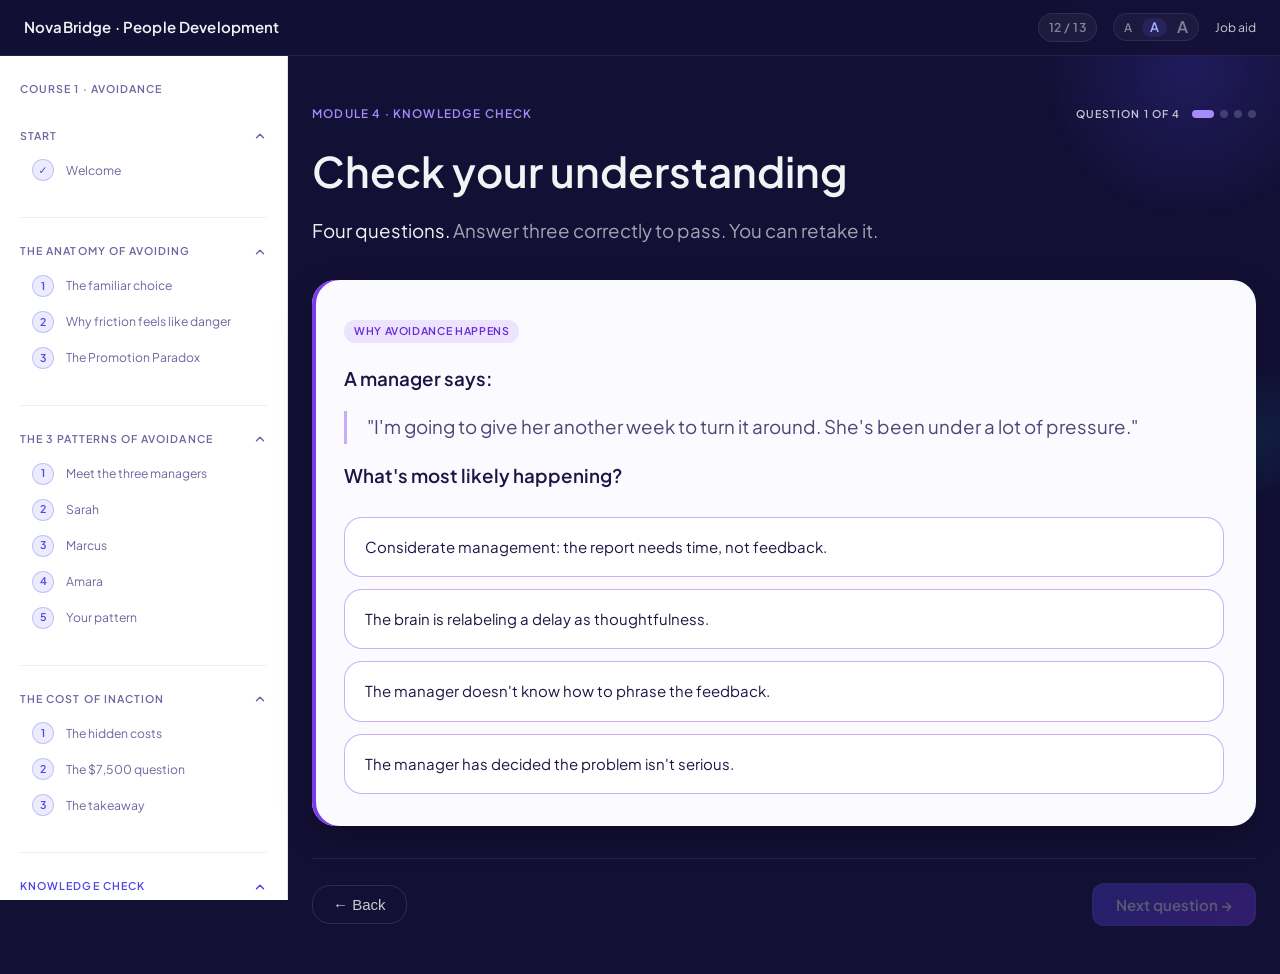
<file: stage4.html>
<!DOCTYPE html>
<html lang="en">
<head>
  <meta charset="UTF-8">
  <meta name="viewport" content="width=device-width, initial-scale=1.0">
  <title>Module 4 — Knowledge Check · NovaBridge</title>
  <link rel="stylesheet" href="tokens.css">
  <style>

    /* ─────────────────────────────────────────
       APP SHELL
    ───────────────────────────────────────── */
    .app-shell {
      display: flex;
      min-height: calc(100vh - var(--nav-height));
      position: relative;
      z-index: 1;
    }

    /* ─────────────────────────────────────────
       SIDEBAR
    ───────────────────────────────────────── */
    .sidebar {
      width: 288px;
      flex-shrink: 0;
      background: #ffffff;
      border-right: 1px solid #e5e3f0;
      position: sticky;
      top: var(--nav-height);
      height: calc(100vh - var(--nav-height));
      overflow-y: auto;
      padding: var(--space-6) 0 var(--space-10);
    }

    .sidebar-section {
      padding: 0 var(--space-5) var(--space-4);
      font-size: var(--text-2xs);
      font-weight: var(--weight-semi);
      letter-spacing: 0.10em;
      text-transform: uppercase;
      color: #6b67a0;
    }

    .sidebar-divider {
      height: 1px;
      background: #eeecf8;
      margin: var(--space-3) var(--space-5);
    }

    /* Module heading — caps label */
    .sidebar-module-heading {
      padding: var(--space-3) var(--space-5) var(--space-2);
      font-size: var(--text-2xs);
      font-weight: var(--weight-semi);
      letter-spacing: 0.10em;
      text-transform: uppercase;
      color: #6b67a0;
      cursor: pointer;
    }

    .sidebar-module-heading:hover {
      color: #6b67a0;
    }

    .sidebar-module-heading--active {
      color: var(--indigo-600);
    }

    /* Collapsible module toggle (same as stage2.html) */
    .sidebar-module-toggle {
      display: flex;
      align-items: center;
      justify-content: space-between;
      padding: var(--space-3) var(--space-5) var(--space-2);
      font-size: var(--text-2xs);
      font-weight: var(--weight-semi);
      letter-spacing: 0.10em;
      text-transform: uppercase;
      color: #6b67a0;
      cursor: pointer;
      user-select: none;
    }

    .sidebar-module-toggle:hover { color: #6b67a0; }
    .sidebar-module-toggle--active { color: var(--indigo-600); }

    .sidebar-chevron {
      transition: transform 0.25s ease;
      flex-shrink: 0;
    }

    .sidebar-module-toggle--open .sidebar-chevron { transform: rotate(180deg); }

    .sidebar-collapsible {
      max-height: 0;
      overflow: hidden;
      padding: 0 var(--space-3) 0 var(--space-5);
      transition: max-height 0.3s ease, padding 0.3s ease;
    }

    .sidebar-collapsible--open {
      max-height: 500px;
      padding: 0 var(--space-3) var(--space-4) var(--space-5);
    }

    .sidebar-item {
      display: flex;
      align-items: center;
      gap: var(--space-3);
      padding: 6px var(--space-3);
      border-radius: var(--radius-sm);
      font-size: var(--text-xs);
      color: #6b67a0;
      margin-bottom: 2px;
      cursor: pointer;
      transition: background var(--transition-fast), color var(--transition-fast);
      user-select: none;
    }

    .sidebar-item:hover {
      background: #f4f2fc;
      color: #3d3a6e;
    }

    .sidebar-item--done {
      color: #6b67a0;
    }

    .sidebar-item--done:hover {
      background: #f4f2fc;
      color: #3d3a6e;
    }

    .sidebar-item--active {
      color: var(--indigo-600);
      background: rgba(99,102,241,0.08);
      font-weight: var(--weight-medium);
    }

    /* Screen number / check circle */
    .sidebar-step-num {
      width: 22px;
      height: 22px;
      border-radius: 50%;
      display: flex;
      align-items: center;
      justify-content: center;
      font-size: var(--text-2xs);
      font-weight: var(--weight-semi);
      flex-shrink: 0;
      background: #f0eef8;
      color: #6b67a0;
      border: 1px solid #e2e0f0;
      transition: background var(--transition-fast), color var(--transition-fast), border-color var(--transition-fast);
    }

    .sidebar-item--active .sidebar-step-num {
      background: var(--grad-primary);
      color: #fff;
      border-color: transparent;
      box-shadow: 0 0 6px rgba(99,102,241,0.4);
    }

    .sidebar-item--done .sidebar-step-num {
      background: rgba(99,102,241,0.12);
      color: var(--indigo-600);
      border-color: rgba(99,102,241,0.30);
    }

    /* ─────────────────────────────────────────
       CONTENT AREA
    ───────────────────────────────────────── */
    .content-area {
      flex: 1;
      min-width: 0;
      display: flex;
      justify-content: center;
      padding: var(--space-12) var(--space-6) var(--space-12);
    }

    .screen { display: none; max-width: 1075px; width: 100%; }
    .screen.active { display: block; }

    /* ─────────────────────────────────────────
       BREADCRUMB
    ───────────────────────────────────────── */
    .breadcrumb {
      font-size: var(--text-xxs);
      font-weight: var(--weight-semi);
      letter-spacing: 0.10em;
      text-transform: uppercase;
      color: var(--violet-400);
      margin-bottom: var(--space-5);
    }

    /* ─────────────────────────────────────────
       HEADINGS
    ───────────────────────────────────────── */
    .screen-title {
      font-size: clamp(28px, 4vw, 42px);
      font-weight: var(--weight-semi);
      line-height: var(--leading-tight);
      color: var(--text-primary);
      margin-bottom: var(--space-4);
    }

    .screen-subtitle {
      font-size: var(--text-base);
      color: var(--text-secondary);
      line-height: var(--leading-base);
      max-width: 62ch;
      margin-bottom: var(--space-10);
    }

    /* ─────────────────────────────────────────
       MODULE 3 — same card system as Module 2.
       One neutral violet palette: these costs
       belong to every manager, not one character.
    ───────────────────────────────────────── */
    .cost-screen {
      --accent:      #a78bfa;
      --accent-soft: rgba(124,58,237,0.12);
      --accent-line: rgba(124,58,237,0.40);
      --accent-ink:  #6d28d9;
      --accent-wash: #f7f5ff;
      --accent-tint: #fbfaff;
      --accent-bar:  #7c3aed;
    }

    /* Meta row — breadcrumb left, step counter right */
    .ps-meta {
      display: flex;
      align-items: center;
      justify-content: space-between;
      flex-wrap: wrap;
      gap: var(--space-3);
      margin-bottom: var(--space-5);
    }

    .ps-meta .breadcrumb { margin-bottom: 0; }

    .ps-step {
      display: inline-flex;
      align-items: center;
      gap: var(--space-3);
      font-size: var(--text-2xs);
      font-weight: var(--weight-semi);
      letter-spacing: 0.10em;
      text-transform: uppercase;
      color: rgba(255,255,255,0.75);
    }

    .ps-dots { display: inline-flex; gap: 6px; }

    .ps-dots i {
      width: 8px;
      height: 8px;
      border-radius: var(--radius-pill);
      background: rgba(255,255,255,0.18);
    }

    .ps-dots i.is-active { width: 22px; background: var(--accent); }

    .cs-card {
      border-radius: var(--radius-xl);
      padding: var(--space-8);
      background: var(--accent-tint);
      box-shadow: inset 4px 0 0 var(--accent-bar), 0 12px 32px rgba(0,0,0,0.28);
    }

    .cs-lead {
      max-width: 46ch;
      margin-bottom: var(--space-8);
      color: var(--text-primary);
    }

    .cs-lead span { color: rgba(255,255,255,0.62); }

    /* ── Knowledge check ──────────────────── */
    .qz-card {
      border-radius: var(--radius-xl);
      padding: var(--space-8);
      background: var(--accent-tint);
      box-shadow: inset 4px 0 0 var(--accent-bar), 0 12px 32px rgba(0,0,0,0.28);
    }

    .qz-eyebrow {
      display: inline-block;
      margin-bottom: var(--space-5);
      padding: 2px 10px;
      border-radius: var(--radius-pill);
      background: var(--accent-soft);
      color: var(--accent-ink);
      font-size: var(--text-2xs);
      font-weight: var(--weight-semi);
      letter-spacing: 0.06em;
      text-transform: uppercase;
    }

    .qz-question {
      margin-bottom: var(--space-6);
      font-size: var(--text-base);
      font-weight: var(--weight-semi);
      line-height: var(--leading-base);
      color: #1a1745;
    }

    .qz-quote {
      display: block;
      margin: var(--space-4) 0;
      padding-left: var(--space-5);
      border-left: 3px solid var(--accent-line);
      font-weight: var(--weight-normal);
      color: #4a4775;
    }

    .qz-options {
      display: flex;
      flex-direction: column;
      gap: var(--space-3);
    }

    .qz-opt {
      display: flex;
      align-items: center;
      gap: var(--space-4);
      width: 100%;
      min-height: 52px;
      padding: var(--space-4) var(--space-5);
      border: 1px solid var(--accent-line);
      border-radius: var(--radius-lg);
      background: #ffffff;
      color: #1a1745;
      font-family: var(--font);
      font-size: var(--text-sm);
      line-height: var(--leading-base);
      text-align: left;
      cursor: pointer;
      transition: border-color 0.15s, box-shadow 0.15s, opacity 0.15s;
    }

    .qz-opt:not(:disabled):hover {
      border-color: var(--accent-bar);
      box-shadow: 0 2px 8px var(--accent-soft);
    }

    /* Answered states */
    .qz-opt.is-correct { border-color: #16a34a; border-width: 2px; background: #f4fdf7; }
    .qz-opt.is-wrong   { border-color: #e11d48; border-width: 2px; background: #fff5f7; }
    .qz-opt.is-dim     { opacity: 0.45; }

    .qz-mark {
      flex-shrink: 0;
      width: 22px;
      height: 22px;
      border-radius: 50%;
      display: flex;
      align-items: center;
      justify-content: center;
      font-size: var(--text-xs);
      font-weight: var(--weight-semi);
      color: #ffffff;
    }

    .qz-mark--correct { background: #16a34a; }
    .qz-mark--wrong   { background: #e11d48; }

    .qz-feedback {
      margin-top: var(--space-6);
      padding-top: var(--space-5);
      border-top: 1px solid rgba(26,23,69,0.08);
      font-size: var(--text-sm);
      line-height: var(--leading-base);
      color: #4a4775;
      animation: qz-in 0.3s ease;
    }

    .qz-feedback strong { color: #1a1745; }

    /* Q3 — three scenarios, one driver each */
    .qz-sort-row { padding-top: var(--space-5); }
    .qz-sort-row + .qz-sort-row {
      margin-top: var(--space-5);
      border-top: 1px solid rgba(26,23,69,0.08);
    }

    .qz-sort-scenario {
      margin-bottom: var(--space-4);
      font-size: var(--text-sm);
      line-height: var(--leading-base);
      color: #4a4775;
    }

    .qz-sort-choices {
      display: grid;
      grid-template-columns: repeat(3, 1fr);
      gap: var(--space-2);
    }

    .qz-sort-choices .qz-opt {
      min-height: 48px;
      justify-content: center;
      text-align: center;
      font-size: var(--text-xs);
    }

    /* Result */
    .qz-score {
      font-size: clamp(44px, 6vw, 64px);
      font-weight: 700;
      line-height: 1;
      color: var(--accent-ink);
      text-align: center;
    }

    .qz-verdict {
      margin: var(--space-3) 0 var(--space-5);
      font-size: var(--text-base);
      font-weight: var(--weight-semi);
      text-align: center;
      color: #1a1745;
    }

    .qz-verdict--pass span { color: #15803d; }
    .qz-verdict--retry span { color: var(--accent-ink); }

    .qz-result-note {
      max-width: 52ch;
      margin: 0 auto var(--space-6);
      font-size: var(--text-sm);
      line-height: var(--leading-base);
      color: #4a4775;
      text-align: center;
    }

    .qz-list {
      list-style: none;
      margin: 0;
      padding: var(--space-5) 0 0;
      border-top: 1px solid rgba(26,23,69,0.08);
      display: flex;
      flex-direction: column;
      gap: var(--space-3);
    }

    .qz-list li {
      display: flex;
      align-items: center;
      gap: var(--space-3);
      font-size: var(--text-sm);
      color: #4a4775;
    }

    .qz-actions {
      display: flex;
      flex-wrap: wrap;
      gap: var(--space-3);
      margin-top: var(--space-6);
    }

    .qz-btn {
      min-height: 48px;
      padding: 0 var(--space-6);
      border-radius: var(--radius-lg);
      border: 0;
      background: var(--accent-bar);
      color: #ffffff;
      font-family: var(--font);
      font-size: var(--text-sm);
      font-weight: var(--weight-semi);
      cursor: pointer;
      transition: opacity 0.15s, box-shadow 0.15s;
    }

    .qz-btn:hover { box-shadow: 0 4px 14px rgba(124,58,237,0.35); }
    .qz-btn:disabled { opacity: 0.35; cursor: default; box-shadow: none; }

    .qz-btn--ghost {
      background: #ffffff;
      color: var(--accent-ink);
      border: 1px solid var(--accent-line);
    }

    .qz-btn--ghost:hover { box-shadow: 0 2px 8px var(--accent-soft); }

    /* Closing words — the course ends here */
    .qz-close {
      margin-top: var(--space-6);
      padding-top: var(--space-5);
      border-top: 1px solid rgba(26,23,69,0.08);
      font-size: var(--text-sm);
      line-height: var(--leading-base);
      color: #4a4775;
    }

    .qz-close p + p { margin-top: var(--space-4); }

    .qz-close-title {
      font-size: var(--text-base);
      font-weight: var(--weight-semi);
      color: #1a1745;
    }

    @keyframes qz-in {
      from { opacity: 0; transform: translateY(6px); }
      to   { opacity: 1; transform: none; }
    }

    @media (max-width: 768px) {
      .qz-card { padding: var(--space-6); }
      .qz-sort-choices { grid-template-columns: 1fr; }
    }

    @media (prefers-reduced-motion: reduce) {
      .qz-feedback { animation: none; }
    }

    /* ─────────────────────────────────────────
       BOTTOM NAV
    ───────────────────────────────────────── */
    .bottom-nav {
      display: flex;
      align-items: center;
      justify-content: space-between;
      margin-top: var(--space-8);
      padding-top: var(--space-6);
      border-top: 1px solid var(--border-subtle);
    }

    .bottom-nav-left { display: flex; align-items: center; gap: var(--space-4); }

    .btn-ghost {
      padding: 10px 20px;
      border-radius: var(--radius-lg);
      border: 1px solid var(--border-default);
      background: transparent;
      color: var(--text-secondary);
      font-size: var(--text-sm);
      cursor: pointer;
      transition: border-color 0.15s, color 0.15s;
    }

    .btn-ghost:hover { border-color: var(--indigo-400); color: var(--text-primary); }

    /* ─────────────────────────────────────────
       FADE UP
    ───────────────────────────────────────── */
    .fade-up {
      opacity: 0;
      transform: translateY(12px);
      transition: opacity 0.5s ease, transform 0.5s ease;
    }

    .fade-up.visible { opacity: 1; transform: translateY(0); }

    /* ─────────────────────────────────────────
       RESPONSIVE
    ───────────────────────────────────────── */
    @media (max-width: 768px) {
      .sidebar { display: none; }
      .content-area { padding: var(--space-8) var(--space-4); }
    }

  </style>
</head>
<body>

  <div class="bg-orbs">
    <div class="orb orb-1"></div>
    <div class="orb orb-2"></div>
    <div class="orb orb-3"></div>
  </div>

  <!-- ── Navigation ── -->
  <nav class="nav">
    <span class="nav-brand">NovaBridge &middot; People Development</span>
    <div style="display:flex;align-items:center;gap:var(--space-4);">
      <span class="nav-counter" id="nav-counter">12 / 13</span>
      <div class="text-toggle">
        <button class="text-toggle-btn text-toggle-btn--sm" data-size="text-sm">A</button>
        <button class="text-toggle-btn text-toggle-btn--md" data-size="text-md">A</button>
        <button class="text-toggle-btn text-toggle-btn--lg" data-size="text-lg">A</button>
      </div>
      <a href="job-aid.html" class="nav-link">Job aid</a>
    </div>
  </nav>

  <div class="app-shell">

    <!-- ═══════════════════════════════════════
         SIDEBAR
    ═══════════════════════════════════════ -->
    <aside class="sidebar">
      <div class="sidebar-section">Course 1 &middot; Avoidance</div>

      <!-- START — Welcome -->
      <div class="sidebar-module-toggle sidebar-module-toggle--open" onclick="toggleSidebarSection(this)">
        <span>Start</span>
        <svg class="sidebar-chevron" aria-hidden="true" viewBox="0 0 24 24" width="14" height="14" fill="none" stroke="currentColor" stroke-width="2.5" stroke-linecap="round" stroke-linejoin="round"><path d="M6 9l6 6 6-6"/></svg>
      </div>
      <div class="sidebar-screens sidebar-collapsible sidebar-collapsible--open">
        <div class="sidebar-item sidebar-item--done" onclick="window.location.href='index.html'">
          <div class="sidebar-step-num">✓</div>
          Welcome
        </div>
      </div>

      <div class="sidebar-divider"></div>

      <!-- Module 1 — ANATOMY -->
      <div class="sidebar-module-toggle sidebar-module-toggle--open" onclick="toggleSidebarSection(this)">
        <span>The Anatomy of Avoiding</span>
        <svg class="sidebar-chevron" aria-hidden="true" viewBox="0 0 24 24" width="14" height="14" fill="none" stroke="currentColor" stroke-width="2.5" stroke-linecap="round" stroke-linejoin="round"><path d="M6 9l6 6 6-6"/></svg>
      </div>
      <div class="sidebar-screens sidebar-collapsible sidebar-collapsible--open">
        <div class="sidebar-item sidebar-item--done" onclick="window.location.href='stage1.html'">
          <div class="sidebar-step-num">1</div>
          The familiar choice
        </div>
        <div class="sidebar-item sidebar-item--done" onclick="window.location.href='stage1.html'">
          <div class="sidebar-step-num">2</div>
          Why friction feels like danger
        </div>
        <div class="sidebar-item sidebar-item--done" onclick="window.location.href='stage1.html'">
          <div class="sidebar-step-num">3</div>
          The Promotion Paradox
        </div>
      </div>

      <div class="sidebar-divider"></div>

      <!-- Module 2 — PATTERNS -->
      <div class="sidebar-module-toggle sidebar-module-toggle--open" onclick="toggleSidebarSection(this)">
        <span>The 3 Patterns of Avoidance</span>
        <svg class="sidebar-chevron" aria-hidden="true" viewBox="0 0 24 24" width="14" height="14" fill="none" stroke="currentColor" stroke-width="2.5" stroke-linecap="round" stroke-linejoin="round"><path d="M6 9l6 6 6-6"/></svg>
      </div>
      <div class="sidebar-screens sidebar-collapsible sidebar-collapsible--open">
        <div class="sidebar-item sidebar-item--done" onclick="window.location.href='stage2.html'">
          <div class="sidebar-step-num">1</div>
          Meet the three managers
        </div>
        <div class="sidebar-item sidebar-item--done" onclick="window.location.href='stage2.html'">
          <div class="sidebar-step-num">2</div>
          Sarah
        </div>
        <div class="sidebar-item sidebar-item--done" onclick="window.location.href='stage2.html'">
          <div class="sidebar-step-num">3</div>
          Marcus
        </div>
        <div class="sidebar-item sidebar-item--done" onclick="window.location.href='stage2.html'">
          <div class="sidebar-step-num">4</div>
          Amara
        </div>
        <div class="sidebar-item sidebar-item--done" onclick="window.location.href='stage2.html'">
          <div class="sidebar-step-num">5</div>
          Your pattern
        </div>
      </div>

      <div class="sidebar-divider"></div>

      <!-- Module 3 — COST -->
      <div class="sidebar-module-toggle sidebar-module-toggle--open" onclick="toggleSidebarSection(this)">
        <span>The Cost of Inaction</span>
        <svg class="sidebar-chevron" aria-hidden="true" viewBox="0 0 24 24" width="14" height="14" fill="none" stroke="currentColor" stroke-width="2.5" stroke-linecap="round" stroke-linejoin="round"><path d="M6 9l6 6 6-6"/></svg>
      </div>
      <div class="sidebar-screens sidebar-collapsible sidebar-collapsible--open">
        <div class="sidebar-item sidebar-item--done" onclick="window.location.href='stage3.html'">
          <div class="sidebar-step-num">1</div>
          The hidden costs
        </div>
        <div class="sidebar-item sidebar-item--done" onclick="window.location.href='stage3.html#1'">
          <div class="sidebar-step-num">2</div>
          The $7,500 question
        </div>
        <div class="sidebar-item sidebar-item--done" onclick="window.location.href='stage3.html#2'">
          <div class="sidebar-step-num">3</div>
          The takeaway
        </div>
      </div>

      <div class="sidebar-divider"></div>

      <!-- Module 4 — KNOWLEDGE CHECK (active) -->
      <div class="sidebar-module-toggle sidebar-module-toggle--active sidebar-module-toggle--open" onclick="toggleSidebarSection(this)">
        <span>Knowledge Check</span>
        <svg class="sidebar-chevron" aria-hidden="true" viewBox="0 0 24 24" width="14" height="14" fill="none" stroke="currentColor" stroke-width="2.5" stroke-linecap="round" stroke-linejoin="round"><path d="M6 9l6 6 6-6"/></svg>
      </div>
      <div class="sidebar-screens sidebar-collapsible sidebar-collapsible--open">
        <div class="sidebar-item sidebar-item--active" id="sitem-0" data-screen="0">
          <div class="sidebar-step-num">1</div>
          Check your understanding
        </div>
      </div>

      <div class="sidebar-divider"></div>

      <!-- FINISH -->
      <div class="sidebar-module-toggle sidebar-module-toggle--open" onclick="toggleSidebarSection(this)">
        <span>Finish</span>
        <svg class="sidebar-chevron" aria-hidden="true" viewBox="0 0 24 24" width="14" height="14" fill="none" stroke="currentColor" stroke-width="2.5" stroke-linecap="round" stroke-linejoin="round"><path d="M6 9l6 6 6-6"/></svg>
      </div>
      <div class="sidebar-screens sidebar-collapsible sidebar-collapsible--open">
        <div class="sidebar-item" onclick="window.location.href='complete.html'">
          <div class="sidebar-step-num">1</div>
          Wrap-up
        </div>
      </div>
    </aside>

    <!-- ═══════════════════════════════════════
         MAIN CONTENT
    ═══════════════════════════════════════ -->
    <main class="content-area">

      <!-- ══════════════════════════════════
           MODULE 4 — Knowledge check (12/13)
      ══════════════════════════════════ -->
      <div class="screen cost-screen active" id="screen-0">

        <div class="ps-meta fade-up">
          <div class="breadcrumb">MODULE 4 &middot; KNOWLEDGE CHECK</div>
          <div class="ps-step" id="qz-progress">
            Question 1 of 4
            <span class="ps-dots" id="qz-dots" aria-hidden="true"><i class="is-active"></i><i></i><i></i><i></i></span>
          </div>
        </div>

        <h1 class="screen-title fade-up">Check your understanding</h1>

        <p class="screen-subtitle cs-lead fade-up">
          Four questions. <span>Answer three correctly to pass. You can retake it.</span>
        </p>

        <!-- Rendered by renderStep() -->
        <div class="qz-card fade-up" id="qz-card" aria-live="polite"></div>

        <div class="bottom-nav fade-up">
          <div class="bottom-nav-left">
            <button class="btn-ghost" onclick="window.location.href='stage3.html#2'">← Back</button>
          </div>
          <button class="btn btn--primary" id="qz-next" onclick="nextStep()" disabled>
            Next question →
            <span class="btn-pulse-ring"></span>
          </button>
        </div>

      </div><!-- /#screen-0 -->

    </main>
  </div><!-- /.app-shell -->

  <script src="a11y.js"></script>
  <script src="text-size.js"></script>
  <script>

    // ── State ────────────────────────────────────────────────────────
    const TOTAL_SCREENS = 1;
    const NAV_OFFSETS   = [12];
    const reached = new Set([0]);

    const PASS_MARK = 3;          // of 4 scored questions
    // Same labels the modules teach, so the quiz doesn't rename them
    const DRIVERS = ['Fear of Friction', 'Autonomy Projection', 'Political Defense'];

    const STEPS = [
      {
        type: 'single',
        lo: 'Why avoidance happens',
        question: 'A manager says:<span class="qz-quote">"I\'m going to give her another week to turn it around. She\'s been under a lot of pressure."</span>What\'s most likely happening?',
        options: [
          'Considerate management: the report needs time, not feedback.',
          'The brain is relabeling a delay as thoughtfulness.',
          'The manager doesn\'t know how to phrase the feedback.',
          'The manager has decided the problem isn\'t serious.'
        ],
        answer: 1,
        feedback: '<strong>This is The Excuse.</strong> Avoidance wearing a manager\'s vocabulary. Sometimes another week genuinely is the right call. The tell is whether she has been told there is a problem yet. If she hasn\'t, the week isn\'t a plan, it\'s a postponement.'
      },
      {
        type: 'single',
        lo: 'The Promotion Paradox',
        question: 'As an individual contributor, Sam avoided friction and was known as easy to work with. Sam now manages six people and still avoids friction. What changed?',
        options: [
          'Sam\'s instinct changed after the promotion.',
          'The instinct is the same. What changed is who absorbs the cost.',
          'Sam needs to become more confrontational.',
          'Avoiding friction was always a weakness.'
        ],
        answer: 1,
        feedback: '<strong>The instinct didn\'t change, the job did.</strong> As an IC, staying quiet cost Sam very little. As a manager, that same silence lands on six other people.'
      },
      {
        type: 'sort',
        lo: 'The three patterns',
        question: 'What\'s driving each manager\'s avoidance?',
        rows: [
          { text: 'Dana carpools with her report Omar every morning. His reports have been late for a month. She keeps deciding to raise it "after the holidays."', answer: 0 },
          { text: 'Priti was the strongest analyst on her team before being promoted. Her report Luis has made the same error four times. She thinks: "He\'ll catch it himself. That\'s how I learned."', answer: 1 },
          { text: 'The last two people who raised resourcing problems on Ben\'s project were quietly moved off it. His report is underdelivering, so Ben absorbs the work himself.', answer: 2 }
        ],
        feedback: '<strong>Same three reasons, new people.</strong> Dana is protecting a relationship, Priti is projecting her own way of learning, and Ben is reading what his organization rewards. The driver sits underneath the behavior, not in it.'
      },
      {
        type: 'single',
        lo: 'The hidden costs',
        question: 'Six weeks after a manager decides not to mention a missed deadline, which is most likely already true <em>and</em> least likely to be visible to that manager?',
        options: [
          'The team\'s velocity metric has dropped.',
          'A teammate who quietly absorbed the work has started looking elsewhere.',
          'The underperformer has been formally warned.',
          'Nothing yet. Six weeks is too short for real damage.'
        ],
        answer: 1,
        feedback: '<strong>The first cost lands on the person who never complained.</strong> You find out when they resign, which is the expensive version of the conversation you avoided.'
      },
      {
        type: 'reflect',
        lo: 'Your own pattern',
        question: 'Last one, and it isn\'t scored. Think about the conversation you\'ve been putting off. What\'s actually holding you back?',
        options: [
          'Protecting the relationship',
          'Giving them space',
          'Reading the room',
          'Not sure yet'
        ],
        feedback: '<strong>No wrong answer here.</strong> Whatever you picked, the pattern gets easier to interrupt once you can name it.'
      }
    ];

    let step = 0;
    let answered = false;
    let sortPicks = [null, null, null];
    const results = [];          // true / false per scored question

    const card     = document.getElementById('qz-card');
    const nextBtn  = document.getElementById('qz-next');
    const progress = document.getElementById('qz-progress');

    // ── Render ───────────────────────────────────────────────────────
    function renderStep() {
      answered = false;
      sortPicks = [null, null, null];
      nextBtn.disabled = true;
      nextBtn.innerHTML = (step === STEPS.length - 1 ? 'See my result →' : 'Next question →') +
                          '<span class="btn-pulse-ring"></span>';

      const s = STEPS[step];
      const scoredSteps = STEPS.filter(x => x.type !== 'reflect');
      const label = s.type === 'reflect' ? 'Reflection' : 'Question ' + (step + 1) + ' of ' + scoredSteps.length;
      // One dot per scored question; all filled once the learner reaches the reflection
      progress.innerHTML = label + '<span class="ps-dots" aria-hidden="true">' +
        scoredSteps.map((_, i) => '<i' + (i === step || s.type === 'reflect' ? ' class="is-active"' : '') + '></i>').join('') + '</span>';

      let body = '<div class="qz-eyebrow">' + s.lo + '</div><p class="qz-question">' + s.question + '</p>';

      if (s.type === 'sort') {
        body += s.rows.map((row, r) =>
          '<div class="qz-sort-row"><p class="qz-sort-scenario">' + (r + 1) + '. ' + row.text + '</p>' +
          '<div class="qz-sort-choices">' +
          DRIVERS.map((d, c) => '<button class="qz-opt" data-row="' + r + '" data-choice="' + c + '" onclick="pickSort(this)">' + d + '</button>').join('') +
          '</div></div>'
        ).join('');
      } else {
        body += '<div class="qz-options">' +
          s.options.map((o, i) => '<button class="qz-opt" onclick="pickOption(this,' + i + ')">' + o + '</button>').join('') +
          '</div>';
      }

      card.innerHTML = body;
    }

    // ── Single-answer questions ──────────────────────────────────────
    function pickOption(btn, i) {
      if (answered) return;
      answered = true;

      const s = STEPS[step];
      const opts = card.querySelectorAll('.qz-opt');
      const isReflection = s.type === 'reflect';
      const correct = !isReflection && i === s.answer;

      opts.forEach((o, n) => {
        o.disabled = true;
        if (isReflection) {
          if (n === i) o.classList.add('is-correct'); else o.classList.add('is-dim');
          return;
        }
        if (n === s.answer) {
          o.classList.add('is-correct');
          o.insertAdjacentHTML('afterbegin', '<span class="qz-mark qz-mark--correct">✓</span>');
        } else if (n === i) {
          o.classList.add('is-wrong');
          o.insertAdjacentHTML('afterbegin', '<span class="qz-mark qz-mark--wrong">✕</span>');
        } else {
          o.classList.add('is-dim');
        }
      });

      if (!isReflection) results[step] = correct;
      showFeedback(s.feedback);
    }

    // ── Q3 — one driver per scenario ─────────────────────────────────
    function pickSort(btn) {
      if (answered) return;
      const row = Number(btn.dataset.row);
      sortPicks[row] = Number(btn.dataset.choice);

      card.querySelectorAll('.qz-opt[data-row="' + row + '"]').forEach(o => o.classList.remove('is-correct'));
      btn.classList.add('is-correct');

      if (sortPicks.every(p => p !== null)) gradeSort();
    }

    function gradeSort() {
      answered = true;
      const s = STEPS[step];
      let allRight = true;

      s.rows.forEach((row, r) => {
        const opts = card.querySelectorAll('.qz-opt[data-row="' + r + '"]');
        const picked = sortPicks[r];
        if (picked !== row.answer) allRight = false;

        opts.forEach((o, c) => {
          o.disabled = true;
          o.classList.remove('is-correct');
          if (c === row.answer) {
            o.classList.add('is-correct');
            o.insertAdjacentHTML('afterbegin', '<span class="qz-mark qz-mark--correct">✓</span>');
          } else if (c === picked) {
            o.classList.add('is-wrong');
            o.insertAdjacentHTML('afterbegin', '<span class="qz-mark qz-mark--wrong">✕</span>');
          } else {
            o.classList.add('is-dim');
          }
        });
      });

      results[step] = allRight;
      showFeedback(s.feedback);
    }

    function showFeedback(html) {
      card.insertAdjacentHTML('beforeend', '<div class="qz-feedback">' + html + '</div>');
      nextBtn.disabled = false;
    }

    // ── Move on ──────────────────────────────────────────────────────
    function nextStep() {
      if (step < STEPS.length - 1) {
        step++;
        renderStep();
        window.scrollTo({ top: 0, behavior: 'smooth' });
      } else {
        showResult();
      }
    }

    // ── Result ───────────────────────────────────────────────────────
    function showResult() {
      const scored = STEPS.map((s, i) => ({ s, i })).filter(x => x.s.type !== 'reflect');
      const score  = scored.filter(x => results[x.i]).length;
      const passed = score >= PASS_MARK;

      progress.innerHTML = 'Result<span class="ps-dots" aria-hidden="true">' +
        scored.map(() => '<i class="is-active"></i>').join('') + '</span>';

      card.innerHTML =
        '<div class="qz-score">' + score + ' / ' + scored.length + '</div>' +
        '<p class="qz-verdict qz-verdict--' + (passed ? 'pass' : 'retry') + '"><span>' +
          (passed ? 'Passed' : 'Not yet') + '</span></p>' +
        '<p class="qz-result-note">' + (passed
          ? 'You can tell what avoidance looks like from what\'s driving it, and where the cost lands when nobody says anything.'
          : 'Close. Retake the check, or go back to the three patterns in Module 2 and try again after.') + '</p>' +
        '<ul class="qz-list">' +
          scored.map(x =>
            '<li><span class="qz-mark qz-mark--' + (results[x.i] ? 'correct">✓' : 'wrong">✕') + '</span>' + x.s.lo + '</li>'
          ).join('') +
        '</ul>' +
        '<div class="qz-close">' +
          '<p class="qz-close-title">That\'s the end of the course.</p>' +
          '<p>You can name what avoidance looks like, what\'s driving it underneath, and what it costs while nobody says anything. Most managers are never taught any of that.</p>' +
          '<p>The conversation that kept coming to mind while you read this is still waiting. Now you know what the silence is costing.</p>' +
        '</div>' +
        '<div class="qz-actions">' +
          '<button class="qz-btn qz-btn--ghost" onclick="retake()">Retake the check</button>' +
          '<button class="qz-btn" onclick="window.location.href=\'complete.html\'">Finish the course →</button>' +
        '</div>';

      nextBtn.style.display = 'none';
    }

    function retake() {
      step = 0;
      results.length = 0;
      nextBtn.style.display = '';
      renderStep();
      window.scrollTo({ top: 0, behavior: 'smooth' });
    }

    // ── Navigation (single screen, kept for the shared sidebar) ──────
    function goToScreen(idx) {
      document.querySelectorAll('.screen').forEach(s => s.classList.remove('active'));
      document.getElementById('screen-' + idx).classList.add('active');
      reached.add(idx);
      document.getElementById('nav-counter').textContent = NAV_OFFSETS[idx] + ' / 13';
      setSidebarState(idx);
      window.scrollTo({ top: 0, behavior: 'smooth' });
    }

    function setSidebarState(activeIdx) {
      for (let i = 0; i < TOTAL_SCREENS; i++) {
        const el = document.getElementById('sitem-' + i);
        if (!el) continue;
        const num = el.querySelector('.sidebar-step-num');
        el.classList.remove('sidebar-item--active', 'sidebar-item--done');
        if (i === activeIdx) {
          el.classList.add('sidebar-item--active');
          num.textContent = i + 1;
        } else if (reached.has(i)) {
          el.classList.add('sidebar-item--done');
          num.textContent = '✓';
          el.onclick = () => goToScreen(i);
        }
      }
    }

    // ── Sidebar collapsible toggle ──────────────────────────────────
    function toggleSidebarSection(toggle) {
      const screens = toggle.nextElementSibling;
      if (!screens || !screens.classList.contains('sidebar-collapsible')) return;
      screens.classList.toggle('sidebar-collapsible--open');
      toggle.classList.toggle('sidebar-module-toggle--open');
    }

    // ── Boot ─────────────────────────────────────────────────────────
    document.addEventListener('DOMContentLoaded', () => {
      document.querySelectorAll('#screen-0 .fade-up').forEach((el, i) => {
        setTimeout(() => el.classList.add('visible'), 120 + i * 120);
      });
      setSidebarState(0);
      renderStep();
    });

  </script>

</body>
</html>
</file>
<file: tokens.css>
/* ============================================================
   NovaBridge Manager Program — Design Tokens
   Full dark theme · indigo/violet primary · rose accent
   Use this file as the single source of truth for ALL styles.
   Every component file imports this. Never hardcode colors.
   ============================================================ */

/* ── Fonts ── */
@import url('https://fonts.googleapis.com/css2?family=Plus+Jakarta+Sans:wght@400;500;600;700&display=swap');

/* ── Root tokens ── */
:root {

  /* Background layers — deepest to surface */
  --bg-deep:        #131036;   /* page background */
  --bg-mid:         #1a1745;   /* section background */
  --bg-surface:     #222060;   /* card background */
  --bg-raised:      #2b2872;   /* elevated card, hover state */
  --bg-glass:       rgba(255, 255, 255, 0.06);  /* glass card */
  --bg-glass-mid:   rgba(255, 255, 255, 0.08);  /* mid-elevation */
  --bg-glass-high:  rgba(255, 255, 255, 0.11);  /* high-elevation */
  --bg-glass-hover: rgba(255, 255, 255, 0.10);

  /* Primary — indigo to violet */
  --indigo-300: #a5b4fc;
  --indigo-400: #818cf8;
  --indigo-500: #6366f1;
  --indigo-600: #4f46e5;
  --indigo-700: #4338ca;
  --violet-400: #a78bfa;
  --violet-500: #8b5cf6;
  --violet-600: #7c3aed;
  --violet-700: #6d28d9;

  /* Accent — rose pink (emotional moments, Priya, reflection) */
  --rose-300:  #fda4af;
  --rose-400:  #fb7185;
  --rose-500:  #f43f5e;
  --pink-300:  #f9a8d4;
  --pink-400:  #f472b6;
  --pink-500:  #ec4899;
  --pink-600:  #db2777;

  /* Spark — cyan (typing indicator, highlights, small accents) */
  --cyan-300: #67e8f9;
  --cyan-400: #22d3ee;
  --cyan-500: #06b6d4;

  /* Gold — achievement moments, skin tones, warm highlights */
  --gold-300: #fcd34d;
  --gold-400: #fbbf24;
  --gold-500: #f59e0b;

  /* Text */
  --text-primary:   rgba(255, 255, 255, 0.95);
  --text-secondary: rgba(255, 255, 255, 0.78);
  --text-tertiary:  rgba(255, 255, 255, 0.45);
  --text-hint:      rgba(255, 255, 255, 0.20);

  /* Borders */
  --border-subtle:   rgba(255, 255, 255, 0.08);
  --border-default:  rgba(255, 255, 255, 0.12);
  --border-medium:   rgba(255, 255, 255, 0.16);
  --border-indigo:   rgba(99, 102, 241, 0.30);
  --border-pink:     rgba(236, 72, 153, 0.25);
  --border-cyan:     rgba(6, 182, 212, 0.25);

  /* Gradients */
  --grad-primary:     linear-gradient(135deg, #4f46e5, #7c3aed);
  --grad-primary-alt: linear-gradient(135deg, #6366f1, #a855f7);
  --grad-pink:        linear-gradient(135deg, #ec4899, #8b5cf6);
  --grad-surface:     linear-gradient(135deg, rgba(79,70,229,0.15), rgba(139,92,246,0.10));
  --grad-rose:        linear-gradient(135deg, rgba(236,72,153,0.12), rgba(167,139,250,0.10));
  --grad-cyan-glow:   radial-gradient(circle, rgba(6,182,212,0.15), transparent 70%);

  /* Border radius — heavily rounded as per design */
  --radius-sm:   8px;
  --radius-md:   12px;
  --radius-lg:   18px;    /* cards */
  --radius-xl:   24px;    /* large cards, modals */
  --radius-pill: 9999px;  /* pills, tags, progress dots */
  --radius-char: 50%;     /* character avatars */

  /* Spacing scale */
  --space-1:  4px;
  --space-2:  8px;
  --space-3:  12px;
  --space-4:  16px;
  --space-5:  20px;
  --space-6:  24px;
  --space-8:  32px;
  --space-10: 40px;
  --space-12: 48px;

  /* Typography */
  --font:          'Plus Jakarta Sans', system-ui, sans-serif;
  --text-2xs:      0.71rem;
  --text-xxs:      0.78rem;
  --text-xs:       0.8125rem;
  --text-sm:       1rem;
  --text-base:     1.25rem;
  --text-md:       1.325rem;
  --text-lg:       1.375rem;
  --text-xl:       1.73rem;
  --text-2xl:      2.125rem;
  --text-3xl:      2.65rem;
  --weight-normal: 400;
  --weight-medium: 500;
  --weight-semi:   600;
  --leading-tight: 1.3;
  --leading-base:  1.75;
  --leading-loose: 1.8;

  /* Transitions */
  --transition-fast:   120ms ease;
  --transition-base:   200ms ease;
  --transition-slow:   350ms ease;
  --transition-spring: 400ms cubic-bezier(0.34, 1.56, 0.64, 1);

  /* Shadows — glow-based, no hard drop shadows */
  --glow-indigo: 0 0 20px rgba(79, 70, 229, 0.35);
  --glow-pink:   0 0 20px rgba(236, 72, 153, 0.25);
  --glow-cyan:   0 0 12px rgba(6, 182, 212, 0.30);
  --glow-sm:     0 0 10px rgba(79, 70, 229, 0.20);

  /* Layout */
  --max-width-course: 720px;   /* sim and module content */
  --max-width-wide:   860px;   /* intro page, wider layouts */
  --nav-height:       56px;
}

/* ============================================================
   Base reset and global styles
   ============================================================ */

*, *::before, *::after {
  box-sizing: border-box;
  margin: 0;
  padding: 0;
}

html {
  font-size: 16px;
  scroll-behavior: smooth;
  -webkit-font-smoothing: antialiased;
  -moz-osx-font-smoothing: grayscale;
}

body {
  font-family: var(--font);
  background-color: var(--bg-deep);
  color: var(--text-primary);
  font-size: var(--text-base);
  line-height: var(--leading-base);
  min-height: 100vh;
  overflow-x: hidden;
}

/* ============================================================
   Background decoration layer
   Floating orbs — add to body or page wrapper
   ============================================================ */

.bg-orbs {
  position: fixed;
  inset: 0;
  pointer-events: none;
  z-index: 0;
  overflow: hidden;
}

.orb {
  position: absolute;
  border-radius: 50%;
  pointer-events: none;
}

.orb-1 {
  width: 300px;
  height: 300px;
  background: radial-gradient(circle, rgba(79, 70, 229, 0.22), transparent 70%);
  top: -80px;
  right: -60px;
  animation: orb-drift 10s ease-in-out infinite;
}

.orb-2 {
  width: 200px;
  height: 200px;
  background: radial-gradient(circle, rgba(236, 72, 153, 0.18), transparent 70%);
  bottom: 10%;
  left: -60px;
  animation: orb-drift 14s ease-in-out infinite 1s;
}

.orb-3 {
  width: 150px;
  height: 150px;
  background: radial-gradient(circle, rgba(6, 182, 212, 0.16), transparent 70%);
  top: 40%;
  right: -30px;
  animation: orb-drift 11s ease-in-out infinite 2s;
}

/* ── Screen counter pill (shared across all stage pages) ── */

.nav-counter {
  font-size: var(--text-xs);
  font-weight: var(--weight-semi);
  color: var(--text-tertiary);
  letter-spacing: 0.04em;
  padding: 3px 10px;
  background: rgba(255,255,255,0.05);
  border: 1px solid var(--border-subtle);
  border-radius: var(--radius-pill);
}

/* ── Stage-specific orb overrides ── */

/* Intro — default indigo/pink/cyan, no override needed */

/* Stage 1 — warm rose, Sarah's emotional tone */
.bg-orbs[data-stage="1"] .orb-1 {
  background: radial-gradient(circle, rgba(236, 72, 153, 0.20), transparent 70%);
  width: 350px; height: 350px;
  top: -60px; right: -80px;
}
.bg-orbs[data-stage="1"] .orb-2 {
  background: radial-gradient(circle, rgba(251, 191, 36, 0.10), transparent 70%);
  width: 180px; height: 180px;
  bottom: 15%; left: -40px;
}
.bg-orbs[data-stage="1"] .orb-3 {
  background: radial-gradient(circle, rgba(236, 72, 153, 0.10), transparent 70%);
  width: 120px; height: 120px;
  top: 55%; right: -20px;
}

/* Stage 2 — mixed, self-diagnostic, warmer overall */
.bg-orbs[data-stage="2"] .orb-1 {
  background: radial-gradient(circle, rgba(236, 72, 153, 0.16), transparent 70%);
  width: 280px; height: 280px;
  top: -40px; right: -100px;
}
.bg-orbs[data-stage="2"] .orb-2 {
  background: radial-gradient(circle, rgba(99, 102, 241, 0.14), transparent 70%);
  width: 240px; height: 240px;
  bottom: 5%; left: -80px;
}
.bg-orbs[data-stage="2"] .orb-3 {
  background: radial-gradient(circle, rgba(6, 182, 212, 0.12), transparent 70%);
  width: 160px; height: 160px;
  top: 30%; right: -50px;
}

/* Stage 3 — indigo dominant, framework/clarity */
.bg-orbs[data-stage="3"] .orb-1 {
  background: radial-gradient(circle, rgba(99, 102, 241, 0.25), transparent 70%);
  width: 320px; height: 320px;
  top: -60px; right: -40px;
}
.bg-orbs[data-stage="3"] .orb-2 {
  background: radial-gradient(circle, rgba(139, 92, 246, 0.14), transparent 70%);
  width: 220px; height: 220px;
  bottom: 8%; left: -60px;
}
.bg-orbs[data-stage="3"] .orb-3 {
  background: radial-gradient(circle, rgba(99, 102, 241, 0.10), transparent 70%);
  width: 140px; height: 140px;
  top: 50%; right: -30px;
}

/* Stage 4 — focused, dimmed, simulation tension */
.bg-orbs[data-stage="4"] .orb-1 {
  background: radial-gradient(circle, rgba(79, 70, 229, 0.10), transparent 70%);
  width: 250px; height: 250px;
  top: -80px; right: -60px;
}
.bg-orbs[data-stage="4"] .orb-2 {
  background: radial-gradient(circle, rgba(236, 72, 153, 0.06), transparent 70%);
  width: 150px; height: 150px;
  bottom: 12%; left: -50px;
}
.bg-orbs[data-stage="4"] .orb-3 {
  background: radial-gradient(circle, rgba(6, 182, 212, 0.05), transparent 70%);
  width: 100px; height: 100px;
  top: 45%; right: -20px;
}

/* Stage 5 — warm gold/indigo, forward-looking, hopeful */
.bg-orbs[data-stage="5"] .orb-1 {
  background: radial-gradient(circle, rgba(251, 191, 36, 0.14), transparent 70%);
  width: 300px; height: 300px;
  top: -50px; right: -70px;
}
.bg-orbs[data-stage="5"] .orb-2 {
  background: radial-gradient(circle, rgba(99, 102, 241, 0.16), transparent 70%);
  width: 260px; height: 260px;
  bottom: 5%; left: -70px;
}
.bg-orbs[data-stage="5"] .orb-3 {
  background: radial-gradient(circle, rgba(251, 191, 36, 0.08), transparent 70%);
  width: 130px; height: 130px;
  top: 35%; right: -40px;
}

/* Job aid — clean, subtle, tool-like */
.bg-orbs[data-stage="aid"] .orb-1 {
  background: radial-gradient(circle, rgba(99, 102, 241, 0.12), transparent 70%);
  width: 250px; height: 250px;
  top: -80px; right: -60px;
}
.bg-orbs[data-stage="aid"] .orb-2 {
  background: radial-gradient(circle, rgba(6, 182, 212, 0.08), transparent 70%);
  width: 160px; height: 160px;
  bottom: 10%; left: -50px;
}
.bg-orbs[data-stage="aid"] .orb-3 {
  background: radial-gradient(circle, rgba(99, 102, 241, 0.06), transparent 70%);
  width: 100px; height: 100px;
  top: 50%; right: -20px;
}

/* ============================================================
   Navigation
   ============================================================ */

.nav {
  height: var(--nav-height);
  display: flex;
  align-items: center;
  justify-content: space-between;
  padding: 0 var(--space-6);
  border-bottom: 1px solid var(--border-subtle);
  background: rgba(19, 16, 54, 0.85);
  backdrop-filter: blur(12px);
  position: sticky;
  top: 0;
  z-index: 100;
}

.nav-brand {
  font-size: var(--text-sm);
  font-weight: var(--weight-semi);
  color: var(--text-primary);
  letter-spacing: 0.01em;
}

.nav-link {
  font-size: var(--text-xs);
  color: var(--text-secondary);
  text-decoration: none;
  transition: color var(--transition-fast);
}

.nav-link:hover { color: var(--indigo-300); }

/* Progress dots */
.progress-nav {
  display: flex;
  align-items: center;
  gap: var(--space-1);
}

.prog-dot {
  width: 26px;
  height: 26px;
  border-radius: var(--radius-pill);
  display: flex;
  align-items: center;
  justify-content: center;
  font-size: var(--text-2xs);
  font-weight: var(--weight-semi);
  transition: all var(--transition-base);
  flex-shrink: 0;
}

.prog-dot--done {
  background: rgba(99, 102, 241, 0.20);
  color: var(--indigo-300);
  border: 1px solid var(--border-indigo);
}

.prog-dot--active {
  background: var(--grad-primary);
  color: #fff;
  box-shadow: var(--glow-sm);
}

.prog-dot--upcoming {
  background: rgba(255, 255, 255, 0.04);
  color: var(--text-hint);
  border: 1px solid var(--border-subtle);
}

.prog-line {
  width: 16px;
  height: 1px;
  background: var(--border-subtle);
}

/* ============================================================
   Layout wrappers
   ============================================================ */

.page {
  position: relative;
  z-index: 1;
  padding: var(--space-8) var(--space-4);
}

.container {
  max-width: var(--max-width-course);
  margin: 0 auto;
  width: 100%;
}

.container--wide {
  max-width: var(--max-width-wide);
  margin: 0 auto;
  width: 100%;
}

/* ============================================================
   Cards
   ============================================================ */

/* Default glass card */
.card {
  background: var(--bg-glass);
  border: 1px solid var(--border-default);
  border-radius: var(--radius-lg);
  padding: var(--space-4) var(--space-5);
}

/* Indigo-tinted card — framework steps, key concepts */
.card--indigo {
  background: var(--grad-surface);
  border: 1px solid var(--border-indigo);
  border-radius: var(--radius-lg);
  padding: var(--space-4) var(--space-5);
}

/* Rose-tinted card — emotional moments, reflection, commitment */
.card--rose {
  background: var(--grad-rose);
  border: 1px solid var(--border-pink);
  border-radius: var(--radius-lg);
  padding: var(--space-4) var(--space-5);
}

/* Cyan-tinted card — Amara scenes */
.card--cyan {
  background: linear-gradient(135deg, rgba(6,182,212,0.12), rgba(34,211,238,0.08));
  border: 1px solid var(--border-cyan);
  border-radius: var(--radius-lg);
  padding: var(--space-4) var(--space-5);
}

/* ── Character scene cards ── */

.char-card {
  border-radius: var(--radius-xl);
  padding: var(--space-6) var(--space-6);
  border-left: 3px solid;
}

.char-card--sarah {
  background: linear-gradient(135deg, rgba(236,72,153,0.16), rgba(167,139,250,0.10));
  border-color: var(--rose-400);
  border-top: 1px solid rgba(236,72,153,0.28);
  border-right: 1px solid rgba(236,72,153,0.18);
  border-bottom: 1px solid rgba(236,72,153,0.18);
}

.char-card--marcus {
  background: linear-gradient(135deg, rgba(99,102,241,0.18), rgba(139,92,246,0.12));
  border-color: var(--indigo-400);
  border-top: 1px solid rgba(99,102,241,0.30);
  border-right: 1px solid rgba(99,102,241,0.20);
  border-bottom: 1px solid rgba(99,102,241,0.20);
}

.char-card--amara {
  background: linear-gradient(135deg, rgba(6,182,212,0.18), rgba(34,211,238,0.11));
  border-color: var(--cyan-400);
  border-top: 1px solid rgba(6,182,212,0.30);
  border-right: 1px solid rgba(6,182,212,0.20);
  border-bottom: 1px solid rgba(6,182,212,0.20);
}

/* Sim card — white-ish surface inside chat */
.card--sim {
  background: rgba(255, 255, 255, 0.03);
  border: 1px solid var(--border-subtle);
  border-radius: var(--radius-xl);
  overflow: hidden;
}

/* ============================================================
   Typography
   ============================================================ */

.text-label {
  font-size: var(--text-2xs);
  font-weight: var(--weight-semi);
  letter-spacing: 0.07em;
  text-transform: uppercase;
  color: var(--text-tertiary);
}

.text-label--indigo { color: var(--indigo-400); }
.text-label--pink   { color: var(--pink-300); }
.text-label--cyan   { color: var(--cyan-300); }
.text-label--gold   { color: var(--gold-300); }

.heading-xl {
  font-size: var(--text-3xl);
  font-weight: var(--weight-semi);
  line-height: var(--leading-tight);
  color: var(--text-primary);
}

.heading-lg {
  font-size: var(--text-2xl);
  font-weight: var(--weight-semi);
  line-height: var(--leading-tight);
  color: var(--text-primary);
}

.heading-md {
  font-size: var(--text-xl);
  font-weight: var(--weight-medium);
  line-height: var(--leading-tight);
  color: var(--text-primary);
}

.heading-sm {
  font-size: var(--text-md);
  font-weight: var(--weight-medium);
  color: var(--text-primary);
}

.body {
  font-size: var(--text-base);
  line-height: var(--leading-base);
  color: var(--text-secondary);
}

.body--primary { color: var(--text-primary); }
.body--sm      { font-size: var(--text-sm); }

/* ============================================================
   Buttons
   ============================================================ */

.btn {
  display: inline-flex;
  align-items: center;
  justify-content: center;
  gap: var(--space-2);
  border: none;
  border-radius: var(--radius-md);
  font-family: var(--font);
  font-weight: var(--weight-semi);
  cursor: pointer;
  transition: all var(--transition-base);
  white-space: nowrap;
  position: relative;
  overflow: hidden;
}

/* Primary — gradient indigo/violet */
.btn--primary {
  background: var(--grad-primary);
  color: #fff;
  font-size: var(--text-sm);
  padding: 12px 24px;
  border-radius: var(--radius-md);
  box-shadow: var(--glow-sm);
}

.btn--primary:hover {
  background: var(--grad-primary-alt);
  box-shadow: var(--glow-indigo);
  transform: translateY(-1px);
}

.btn--primary:active { transform: scale(0.98); }

.btn--primary:disabled, .btn--primary.btn-disabled {
  opacity: 0.3;
  pointer-events: none;
  box-shadow: none;
}

/* Full width variant */
.btn--full { width: 100%; }

/* Ghost — transparent with border */
.btn--ghost {
  background: rgba(255, 255, 255, 0.05);
  color: var(--text-secondary);
  border: 1px solid var(--border-default);
  font-size: var(--text-sm);
  padding: 10px 20px;
  border-radius: var(--radius-md);
}

.btn--ghost:hover {
  background: rgba(255, 255, 255, 0.08);
  color: var(--text-primary);
  border-color: var(--border-medium);
}

/* Pulse ring — use on primary CTAs */
.btn-pulse-ring {
  position: absolute;
  inset: 0;
  border-radius: inherit;
  border: 2px solid rgba(99, 102, 241, 0.5);
  animation: pulse-ring 2.2s ease-out 3;
  pointer-events: none;
}

/* ============================================================
   Tags and pills
   ============================================================ */

.tag {
  display: inline-block;
  font-size: var(--text-2xs);
  font-weight: var(--weight-semi);
  letter-spacing: 0.03em;
  padding: 3px 10px;
  border-radius: var(--radius-pill);
  border: 1px solid transparent;
}

.tag--indigo {
  background: rgba(99, 102, 241, 0.15);
  color: var(--indigo-300);
  border-color: var(--border-indigo);
}

.tag--pink {
  background: rgba(236, 72, 153, 0.12);
  color: var(--pink-300);
  border-color: var(--border-pink);
}

.tag--cyan {
  background: rgba(6, 182, 212, 0.12);
  color: var(--cyan-300);
  border-color: var(--border-cyan);
}

.tag--gold {
  background: rgba(251, 191, 36, 0.12);
  color: var(--gold-300);
  border-color: rgba(251, 191, 36, 0.2);
}

/* ONAA pills in debrief */
.onaa-pill--used {
  background: rgba(99, 102, 241, 0.18);
  color: var(--indigo-300);
  border-color: var(--border-indigo);
}

.onaa-pill--missed {
  background: rgba(255, 255, 255, 0.04);
  color: var(--text-tertiary);
  border-color: var(--border-subtle);
}

/* ============================================================
   Sim chat interface
   ============================================================ */

.sim-header {
  display: flex;
  align-items: center;
  gap: var(--space-3);
  padding: var(--space-3) var(--space-4);
  border-bottom: 1px solid var(--border-subtle);
}

.sim-avatar {
  width: 32px;
  height: 32px;
  border-radius: var(--radius-pill);
  display: flex;
  align-items: center;
  justify-content: center;
  font-size: var(--text-xxs);
  font-weight: var(--weight-semi);
  flex-shrink: 0;
}

.sim-avatar--priya {
  background: rgba(236, 72, 153, 0.18);
  color: var(--pink-300);
  border: 1px solid var(--border-pink);
}

.sim-avatar--jordan {
  background: rgba(99, 102, 241, 0.18);
  color: var(--indigo-300);
  border: 1px solid var(--border-indigo);
}

.chat-area {
  padding: var(--space-4);
  display: flex;
  flex-direction: column;
  gap: var(--space-3);
}

.chat-row {
  display: flex;
  gap: var(--space-2);
  align-items: flex-end;
}

.chat-row--right { flex-direction: row-reverse; }

/* Chat bubbles */
.bubble {
  max-width: 78%;
  padding: 9px 13px;
  font-size: var(--text-sm);
  line-height: 1.5;
  border-radius: 14px;
}

.bubble--priya {
  background: rgba(255, 255, 255, 0.06);
  border: 1px solid var(--border-subtle);
  color: var(--text-primary);
  border-radius: 14px 14px 14px 3px;
}

.bubble--jordan {
  background: linear-gradient(135deg,
    rgba(79, 70, 229, 0.40),
    rgba(124, 58, 237, 0.30));
  border: 1px solid var(--border-indigo);
  color: var(--indigo-300);
  border-radius: 14px 14px 3px 14px;
}

.chat-sys {
  text-align: center;
  font-size: var(--text-xxs);
  color: var(--text-tertiary);
  font-style: italic;
  padding: var(--space-1) 0;
}

/* Typing indicator */
.typing-indicator {
  display: flex;
  gap: 4px;
  align-items: center;
  padding: 8px 12px;
  background: rgba(255, 255, 255, 0.05);
  border-radius: 12px 12px 12px 3px;
  width: fit-content;
}

.typing-dot {
  width: 5px;
  height: 5px;
  border-radius: 50%;
  background: var(--cyan-400);
  animation: typing-pulse 0.8s ease-in-out infinite;
}

.typing-dot:nth-child(2) { animation-delay: 0.2s; }
.typing-dot:nth-child(3) { animation-delay: 0.4s; }

/* Choice buttons */
.choice-area {
  padding: var(--space-3) var(--space-4);
  border-top: 1px solid var(--border-subtle);
  display: flex;
  flex-direction: column;
  gap: var(--space-2);
}

.choice-label {
  font-size: var(--text-2xs);
  font-weight: var(--weight-semi);
  letter-spacing: 0.06em;
  text-transform: uppercase;
  color: var(--text-tertiary);
  margin-bottom: var(--space-1);
}

.choice-btn {
  width: 100%;
  text-align: left;
  padding: 9px 12px;
  background: rgba(255, 255, 255, 0.03);
  border: 1px solid var(--border-subtle);
  border-radius: var(--radius-md);
  font-family: var(--font);
  font-size: var(--text-sm);
  color: var(--text-secondary);
  cursor: pointer;
  line-height: 1.45;
  transition: all var(--transition-fast);
}

.choice-btn:hover {
  border-color: var(--border-indigo);
  background: rgba(99, 102, 241, 0.08);
  color: var(--indigo-300);
}

.choice-btn--selected {
  border-color: var(--border-indigo);
  background: rgba(99, 102, 241, 0.10);
  color: var(--indigo-300);
  pointer-events: none;
}

.choice-btn--faded {
  opacity: 0.25;
  pointer-events: none;
}

/* Progress bar */
.sim-progress {
  display: flex;
  align-items: center;
  gap: var(--space-2);
}

.sim-progress-bar {
  flex: 1;
  height: 3px;
  background: rgba(255, 255, 255, 0.08);
  border-radius: var(--radius-pill);
  overflow: hidden;
}

.sim-progress-fill {
  height: 100%;
  background: var(--grad-primary);
  border-radius: var(--radius-pill);
  transition: width 0.4s ease;
}

.sim-progress-label {
  font-size: var(--text-2xs);
  color: var(--text-tertiary);
  white-space: nowrap;
}

/* ============================================================
   ONAA framework card
   ============================================================ */

.onaa-card {
  background: var(--grad-surface);
  border: 1px solid var(--border-indigo);
  border-radius: var(--radius-lg);
  overflow: hidden;
}

.onaa-step {
  display: flex;
  align-items: center;
  gap: var(--space-3);
  padding: 11px var(--space-4);
  border-bottom: 1px solid rgba(99, 102, 241, 0.10);
}

.onaa-step:last-child { border-bottom: none; }

.onaa-letter {
  width: 28px;
  height: 28px;
  border-radius: var(--radius-pill);
  background: var(--grad-primary);
  color: #fff;
  font-size: 12px;
  font-weight: var(--weight-semi);
  display: flex;
  align-items: center;
  justify-content: center;
  flex-shrink: 0;
  box-shadow: var(--glow-sm);
}

.onaa-text {
  font-size: var(--text-sm);
  color: var(--text-secondary);
  line-height: 1.4;
}

.onaa-title {
  font-weight: var(--weight-medium);
  color: var(--text-primary);
  margin-bottom: 1px;
}

/* ============================================================
   Reflection / commitment cards
   ============================================================ */

.reflect-card {
  background: var(--grad-rose);
  border: 1px solid var(--border-pink);
  border-radius: var(--radius-lg);
  padding: var(--space-4) var(--space-5);
}

.reflect-label {
  font-size: var(--text-2xs);
  font-weight: var(--weight-semi);
  letter-spacing: 0.07em;
  text-transform: uppercase;
  color: var(--pink-300);
  margin-bottom: var(--space-2);
}

.reflect-input {
  width: 100%;
  min-height: 80px;
  padding: 10px 13px;
  background: rgba(255, 255, 255, 0.05);
  border: 1px solid var(--border-pink);
  border-radius: var(--radius-md);
  font-family: var(--font);
  font-size: var(--text-sm);
  color: var(--text-primary);
  resize: none;
  line-height: 1.55;
  transition: border-color var(--transition-fast);
}

.reflect-input::placeholder { color: var(--text-tertiary); }
.reflect-input:focus {
  outline: none;
  border-color: var(--pink-400);
}

/* ============================================================
   AI coaching card
   ============================================================ */

.ai-card {
  background: var(--grad-surface);
  border: 1px solid var(--border-indigo);
  border-radius: var(--radius-lg);
  padding: var(--space-4) var(--space-5);
}

.ai-label {
  display: flex;
  align-items: center;
  gap: var(--space-2);
  font-size: var(--text-2xs);
  font-weight: var(--weight-semi);
  letter-spacing: 0.07em;
  text-transform: uppercase;
  color: var(--indigo-400);
  margin-bottom: var(--space-3);
}

.ai-dot {
  width: 6px;
  height: 6px;
  border-radius: 50%;
  background: var(--indigo-500);
}

.ai-dot--pulse { animation: ai-pulse 1.2s ease-in-out infinite; }

.ai-text {
  font-size: var(--text-sm);
  color: var(--text-secondary);
  line-height: var(--leading-loose);
}

/* ============================================================
   Characters — Jordan and Priya
   ============================================================ */

.char-scene {
  display: flex;
  align-items: flex-end;
  justify-content: center;
  gap: var(--space-4);
  padding: var(--space-4) 0;
}

.char-wrap {
  display: flex;
  flex-direction: column;
  align-items: center;
  gap: var(--space-2);
}

.char-svg { animation: char-float 3s ease-in-out infinite; }
.char-svg--priya { animation-delay: 0.7s; animation-duration: 3.5s; }

.char-name {
  font-size: var(--text-2xs);
  font-weight: var(--weight-semi);
  letter-spacing: 0.06em;
  text-transform: uppercase;
  color: var(--text-tertiary);
}

/* ============================================================
   Stat bars (Module 1 data reveal)
   ============================================================ */

.stat-bar-wrap {
  margin-bottom: var(--space-5);
}

.stat-number {
  font-size: var(--text-2xl);
  font-weight: var(--weight-semi);
  margin-bottom: var(--space-1);
}

.stat-number--high { color: var(--rose-400); }
.stat-number--low  { color: var(--cyan-400); }

.stat-track {
  height: 10px;
  background: rgba(255, 255, 255, 0.07);
  border-radius: var(--radius-pill);
  overflow: hidden;
  margin-bottom: var(--space-1);
}

.stat-fill {
  height: 100%;
  border-radius: var(--radius-pill);
  transition: width 1s cubic-bezier(0.4, 0, 0.2, 1);
}

.stat-fill--high {
  background: linear-gradient(90deg, var(--rose-500), var(--pink-400));
}

.stat-fill--low {
  background: linear-gradient(90deg, var(--cyan-500), var(--indigo-400));
}

.stat-label {
  font-size: var(--text-xs);
  color: var(--text-tertiary);
}

/* ============================================================
   Quote cards (Module 1 exit quotes)
   ============================================================ */

.quote-card {
  background: rgba(255, 255, 255, 0.03);
  border: 1px solid var(--border-subtle);
  border-left: 3px solid var(--indigo-500);
  border-radius: 0 var(--radius-md) var(--radius-md) 0;
  padding: var(--space-4) var(--space-5);
  font-size: var(--text-sm);
  color: var(--text-secondary);
  line-height: var(--leading-base);
  font-style: italic;
}

/* ============================================================
   Module intro header
   ============================================================ */

.module-eyebrow {
  font-size: var(--text-2xs);
  font-weight: var(--weight-semi);
  letter-spacing: 0.1em;
  text-transform: uppercase;
  color: var(--indigo-400);
  margin-bottom: var(--space-2);
}

.module-title {
  font-size: var(--text-2xl);
  font-weight: var(--weight-semi);
  line-height: var(--leading-tight);
  color: var(--text-primary);
  margin-bottom: var(--space-3);
}

.module-desc {
  font-size: var(--text-base);
  color: var(--text-secondary);
  line-height: var(--leading-base);
  margin-bottom: var(--space-6);
}

/* ============================================================
   Commitment card (downloadable PNG target)
   ============================================================ */

.commitment-card {
  background: var(--bg-surface);
  border: 1px solid var(--border-indigo);
  border-radius: var(--radius-xl);
  padding: var(--space-6);
  text-align: center;
}

.commitment-badge {
  display: inline-block;
  font-size: var(--text-2xs);
  font-weight: var(--weight-semi);
  letter-spacing: 0.08em;
  text-transform: uppercase;
  color: var(--pink-300);
  background: rgba(236, 72, 153, 0.10);
  border: 1px solid var(--border-pink);
  border-radius: var(--radius-pill);
  padding: 3px 12px;
  margin-bottom: var(--space-4);
}

.commitment-text {
  font-size: var(--text-lg);
  font-weight: var(--weight-medium);
  color: var(--text-primary);
  line-height: var(--leading-base);
  margin-bottom: var(--space-5);
}

.commitment-footer {
  display: flex;
  justify-content: space-between;
  font-size: var(--text-xs);
  color: var(--text-tertiary);
  padding-top: var(--space-4);
  border-top: 1px solid var(--border-subtle);
}

/* ============================================================
   Animations (keyframes)
   ============================================================ */

@keyframes char-float {
  0%, 100% { transform: translateY(0); }
  50%       { transform: translateY(-7px); }
}

@keyframes eye-blink {
  0%, 88%, 100% { transform: scaleY(1); }
  94%           { transform: scaleY(0.08); }
}

@keyframes orb-drift {
  0%, 100% { transform: translate(0, 0); }
  33%      { transform: translate(12px, -10px); }
  66%      { transform: translate(-8px, 10px); }
}

@keyframes typing-pulse {
  0%, 100% { opacity: 0.25; }
  50%      { opacity: 1; }
}

@keyframes ai-pulse {
  0%, 100% { opacity: 1; }
  50%      { opacity: 0.2; }
}

@keyframes pulse-ring {
  0%   { transform: scale(1);   opacity: 0.5; }
  100% { transform: scale(1.65); opacity: 0; }
}

@keyframes fade-in {
  from { opacity: 0; transform: translateY(8px); }
  to   { opacity: 1; transform: translateY(0); }
}

@keyframes stat-grow {
  from { width: 0; }
}

.animate-in {
  animation: fade-in 0.4s ease forwards;
}

/* ============================================================
   Responsive — mobile first
   ============================================================ */

@media (max-width: 480px) {
  .page    { padding: var(--space-5) var(--space-4); }
  .nav     { padding: 0 var(--space-4); }
  .heading-xl { font-size: var(--text-2xl); }
  .module-title { font-size: var(--text-xl); }
  .btn--primary { padding: 11px 20px; }
  .card   { padding: var(--space-4); }
  .chat-area { padding: var(--space-3); }
}

@media (min-width: 768px) {
  .container { padding: 0; }
  .page { padding: var(--space-10) var(--space-6); }
}

/* ============================================================
   Utility classes
   ============================================================ */

/* ============================================================
   ONAA Quick Reference (floating button + overlay)
   ============================================================ */

.onaa-fab {
  position: fixed;
  bottom: 24px;
  right: 24px;
  z-index: 200;
  width: 52px;
  height: 52px;
  border-radius: var(--radius-pill);
  background: var(--grad-primary);
  border: none;
  box-shadow: var(--glow-indigo), 0 4px 16px rgba(0,0,0,0.3);
  cursor: pointer;
  display: flex;
  align-items: center;
  justify-content: center;
  transition: transform var(--transition-fast), box-shadow var(--transition-fast);
}

.onaa-fab:hover {
  transform: scale(1.08);
  box-shadow: var(--glow-indigo), 0 6px 24px rgba(0,0,0,0.4);
}

.onaa-fab-letters {
  font-family: var(--font);
  font-size: var(--text-xxs);
  font-weight: var(--weight-semi);
  letter-spacing: 0.04em;
  color: #fff;
}

/* Overlay */
.onaa-overlay {
  position: fixed;
  inset: 0;
  z-index: 300;
  display: flex;
  align-items: center;
  justify-content: center;
  pointer-events: none;
  opacity: 0;
  transition: opacity var(--transition-base);
}

.onaa-overlay.open {
  pointer-events: auto;
  opacity: 1;
}

.onaa-overlay-backdrop {
  position: absolute;
  inset: 0;
  background: rgba(0,0,0,0.5);
  backdrop-filter: blur(4px);
}

.onaa-overlay-panel {
  position: relative;
  z-index: 1;
  width: 90%;
  max-width: 440px;
  max-height: 85vh;
  overflow-y: auto;
  background: var(--bg-mid);
  border: 1px solid var(--border-default);
  border-radius: var(--radius-xl);
  transform: translateY(16px);
  transition: transform var(--transition-base);
}

.onaa-overlay.open .onaa-overlay-panel {
  transform: translateY(0);
}

.onaa-overlay-header {
  display: flex;
  align-items: center;
  justify-content: space-between;
  padding: var(--space-4) var(--space-5);
  border-bottom: 1px solid var(--border-subtle);
}

.onaa-overlay-title {
  font-size: var(--text-sm);
  font-weight: var(--weight-semi);
  color: var(--text-primary);
  letter-spacing: 0.03em;
}

.onaa-overlay-close {
  background: none;
  border: none;
  font-size: 22px;
  color: var(--text-tertiary);
  cursor: pointer;
  line-height: 1;
  padding: 0 4px;
  transition: color var(--transition-fast);
}

.onaa-overlay-close:hover { color: var(--text-primary); }

.onaa-overlay-body {
  padding: var(--space-3) var(--space-5);
}

.onaa-ref-step {
  display: flex;
  gap: var(--space-3);
  align-items: flex-start;
  padding: var(--space-3) 0;
  border-bottom: 1px solid var(--border-subtle);
}

.onaa-ref-step:last-child { border-bottom: none; }

.onaa-ref-letter {
  width: 32px;
  height: 32px;
  border-radius: var(--radius-pill);
  display: flex;
  align-items: center;
  justify-content: center;
  font-size: 13px;
  font-weight: var(--weight-semi);
  color: #fff;
  flex-shrink: 0;
  margin-top: 2px;
}

.onaa-ref-content { flex: 1; }

.onaa-ref-name {
  font-size: var(--text-sm);
  font-weight: var(--weight-medium);
  color: var(--text-primary);
  margin-bottom: 2px;
}

.onaa-ref-desc {
  font-size: var(--text-xs);
  color: var(--text-secondary);
  line-height: var(--leading-base);
}

.onaa-ref-template {
  font-size: var(--text-xs);
  color: var(--text-tertiary);
  font-style: italic;
  margin-top: 3px;
}

.onaa-overlay-link {
  display: block;
  text-align: center;
  padding: var(--space-3) var(--space-5) var(--space-4);
  font-size: var(--text-xs);
  color: var(--indigo-300);
  text-decoration: none;
  border-top: 1px solid var(--border-subtle);
  transition: color var(--transition-fast);
}

.onaa-overlay-link:hover { color: var(--indigo-400); text-decoration: underline; }

@media (max-width: 480px) {
  .onaa-fab { bottom: 16px; right: 16px; width: 46px; height: 46px; }
  .onaa-fab-letters { font-size: var(--text-2xs); }
  .onaa-overlay-panel { width: 95%; }
}

@media print { .onaa-fab, .onaa-overlay { display: none !important; } }

/* ============================================================
   Full-screen typographic moments
   ============================================================ */

.typo-moment {
  min-height: 30vh;
  display: flex;
  align-items: center;
  justify-content: center;
  text-align: center;
  padding: var(--space-8) var(--space-6);
}

.typo-moment-text {
  font-size: clamp(24px, 5vw, 42px);
  font-weight: var(--weight-semi);
  line-height: 1.25;
  color: var(--text-primary);
  max-width: 580px;
}

.typo-moment-text--rose {
  background: linear-gradient(135deg, var(--rose-300), var(--pink-400));
  -webkit-background-clip: text;
  -webkit-text-fill-color: transparent;
  background-clip: text;
}

.typo-moment-text--indigo {
  background: linear-gradient(135deg, var(--text-primary) 30%, var(--indigo-300));
  -webkit-background-clip: text;
  -webkit-text-fill-color: transparent;
  background-clip: text;
}

.typo-moment-text--stat {
  font-size: clamp(56px, 14vw, 96px);
  font-weight: var(--weight-semi);
  background: linear-gradient(135deg, var(--rose-400), var(--pink-500));
  -webkit-background-clip: text;
  -webkit-text-fill-color: transparent;
  background-clip: text;
  line-height: 1;
}

/* ============================================================
   Text size control
   ============================================================ */

/* Default is medium (no class needed) */
html.text-sm  { font-size: 12px; }
html.text-md  { font-size: 15px; }
html.text-lg  { font-size: 17px; }

/* Toggle component */
.text-toggle {
  display: flex;
  align-items: center;
  gap: 2px;
  background: rgba(255,255,255,0.04);
  border: 1px solid var(--border-subtle);
  border-radius: var(--radius-pill);
  padding: 2px;
}

.text-toggle-btn {
  background: none;
  border: none;
  font-family: var(--font);
  font-weight: var(--weight-semi);
  color: var(--text-tertiary);
  cursor: pointer;
  border-radius: var(--radius-pill);
  padding: 3px 8px;
  line-height: 1;
  transition: all var(--transition-fast);
}

.text-toggle-btn:hover {
  color: var(--text-secondary);
}

.text-toggle-btn.active {
  background: rgba(99,102,241,0.15);
  color: var(--indigo-300);
}

.text-toggle-btn--sm { font-size: var(--text-xxs); }
.text-toggle-btn--md { font-size: 13px; }
.text-toggle-btn--lg { font-size: 16px; }

.hidden  { display: none !important; }
.sr-only {
  position: absolute;
  width: 1px; height: 1px;
  overflow: hidden;
  clip: rect(0,0,0,0);
}
.mt-2  { margin-top: var(--space-2); }
.mt-3  { margin-top: var(--space-3); }
.mt-4  { margin-top: var(--space-4); }
.mt-6  { margin-top: var(--space-6); }
.mb-2  { margin-bottom: var(--space-2); }
.mb-3  { margin-bottom: var(--space-3); }
.mb-4  { margin-bottom: var(--space-4); }
.mb-6  { margin-bottom: var(--space-6); }
.gap-2 { gap: var(--space-2); }
.gap-3 { gap: var(--space-3); }
.gap-4 { gap: var(--space-4); }
.flex  { display: flex; }
.flex-col { flex-direction: column; }
.items-center { align-items: center; }
.justify-between { justify-content: space-between; }
.w-full { width: 100%; }
.text-center { text-align: center; }

/* ── a11y additions ───────────────────────────────────────────
   The sidebar is keyboard-operable now, so focus must be visible
   (2.4.7), and animation must respect a reduced-motion request.  */
.sidebar-item:focus-visible,
.sidebar-module-toggle:focus-visible,
.sidebar-module-heading:focus-visible {
  outline: 2px solid var(--violet-600);
  outline-offset: -2px;
  border-radius: var(--radius-sm);
}

@media (prefers-reduced-motion: reduce) {
  .btn-pulse-ring { animation: none; }
  *, *::before, *::after {
    animation-duration: 0.01ms !important;
    animation-iteration-count: 1 !important;
    transition-duration: 0.01ms !important;
  }
}
</file>
